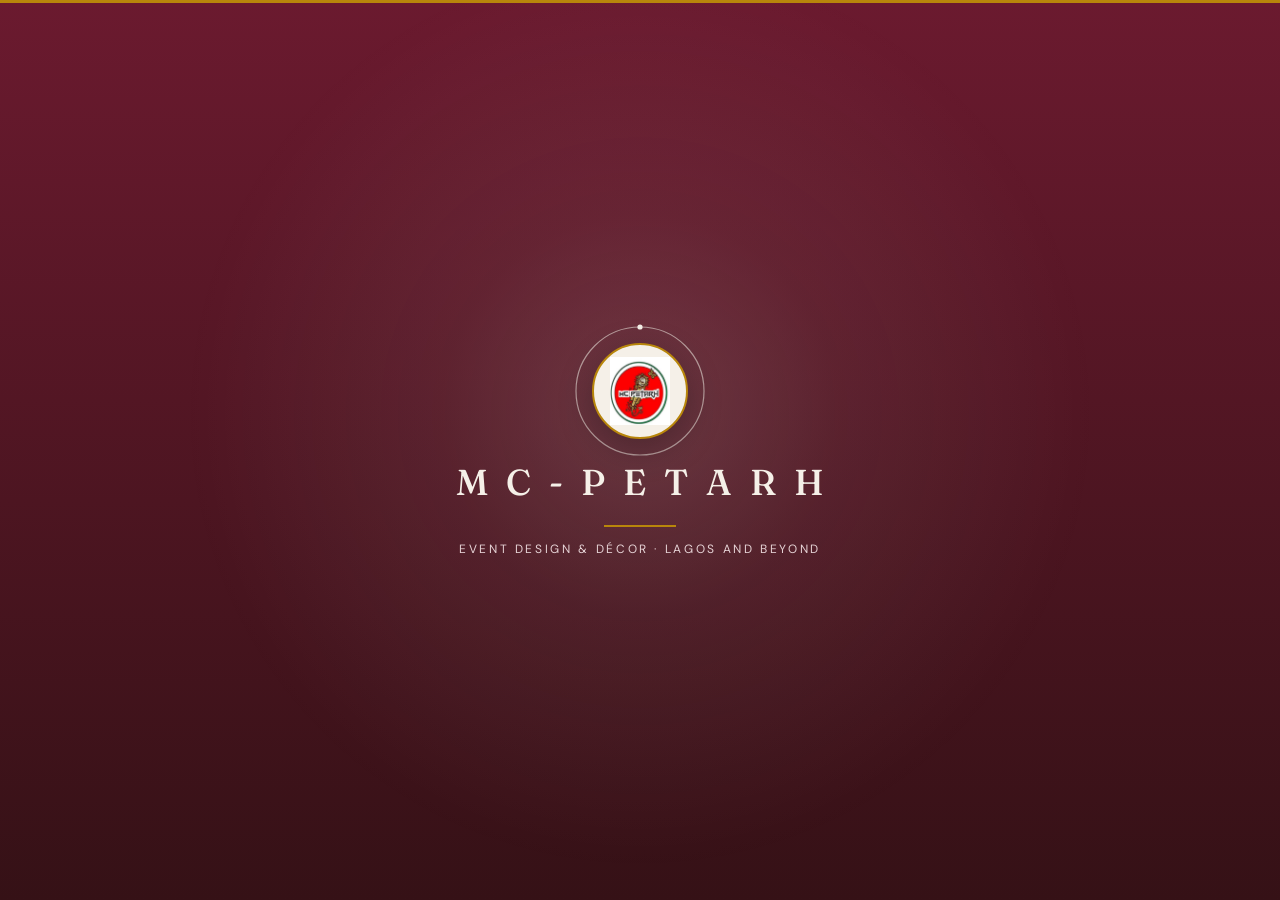
<file: index.html>
<!DOCTYPE html>
<html lang="en">
<head>
    <meta charset="UTF-8">
    <meta name="viewport" content="width=device-width, initial-scale=1.0, viewport-fit=cover">
    <meta name="description" content="MC-Petarh — event design and décor, Lagos">
    <meta name="theme-color" content=" BURGURNDY-NEW">
    <title>MC-Petarh</title>
    <link rel="preconnect" href="https://fonts.googleapis.com">
    <link rel="preconnect" href="https://fonts.gstatic.com" crossorigin>
    <link href="https://fonts.googleapis.com/css2?family=DM+Sans:opsz,wght@9..40,100..1000&display=swap" rel="stylesheet">
    <link href="https://fonts.googleapis.com/css2?family=Fraunces:opsz,wght,SOFT,WONK@9..144,100..900,0..100,0..1&display=swap" rel="stylesheet">
    <noscript><meta http-equiv="refresh" content="3;url=/Frame/Landing.html"></noscript>
    <script src="security.js"></script>
    <style>
        /* ---------- Colours---------- */
        :root{
            --burgundy:      #6b1a2f;
            --burgundy-deep: #351116;
            --cream:         #F5F0E8;
            --gold:          #b8860b;
            --soft:          #e6d3d6;
        }

        *{ box-sizing: border-box; }

        html, body{
            margin: 0;
            height: 100%;
            overflow: hidden;
            background: var(--burgundy-deep);
        }

        /* Behind the cover: the next page, loading quietly.
           It starts slightly zoomed and settles into place as the cover lifts. */
        .stage{
            position: fixed; inset: 0;
            background: var(--burgundy-deep);
            transform: scale(1.07);
            transform-origin: 50% 60%;
            transition: transform 1.2s cubic-bezier(.76, 0, .24, 1);
            will-change: transform;
        }
        .is-leaving .stage{ transform: none; }
        .stage iframe{
            position: absolute; inset: 0;
            width: 100%; height: 100%;
            border: 0; pointer-events: none;
        }

        /* The burgundy cover, company name in the centre */
        .cover{
            position: fixed;
            inset: 0;
            z-index: 10;
            background: linear-gradient(180deg, var(--burgundy) 0%, var(--burgundy-deep) 100%);
            display: flex;
            flex-direction: column;
            align-items: center;
            justify-content: center;
            text-align: center;
            transform: translateY(0);
            transition: transform 1.1s cubic-bezier(.76, 0, .24, 1);
            will-change: transform;
        }
        .cover::before{                      /* gold edge on top */
            content: "";
            position: absolute;
            left: 0; right: 0; top: 0;
            height: 3px;
            background: var(--gold);
            z-index: 2;
        }
        .cover::after{                       /* soft curved trailing edge, only seen while the cover lifts */
            content: "";
            position: absolute;
            left: -10%; right: -10%; top: 100%;
            height: 16vh;
            background: var(--burgundy-deep);
            border-radius: 0 0 50% 50% / 0 0 100% 100%;
        }
        .is-leaving .cover{ transform: translateY(calc(-100% - 16vh)); }

        /* ---------- Ambient background: breathing glow + drifting light ---------- */
        .glow, .fx{
            position: absolute; inset: 0;
            pointer-events: none;
            transform: translate3d(calc(var(--mx, 0) * -22px), calc(var(--my, 0) * -22px), 0);
            transition: transform .9s cubic-bezier(.2, .8, .2, 1);
        }
        .fx{
            overflow: hidden;
            transform: translate3d(calc(var(--mx, 0) * 16px), calc(var(--my, 0) * 16px), 0);
        }
        .glow i{                              /* cream light, very soft */
            position: absolute;
            left: 50%; top: 46%;
            width: 110vmax; height: 110vmax;
            margin: -55vmax 0 0 -55vmax;
            background: radial-gradient(circle, rgba(245,240,232,.16) 0%, rgba(245,240,232,.06) 20%, rgba(245,240,232,0) 46%);
            opacity: 0;
            animation: glowin 1.6s ease .1s forwards, breathe 7s ease-in-out 1.7s infinite alternate;
        }
        .fx i{                                /* floating circle */
            position: absolute;
            bottom: -14vh;
            left: var(--x);
            width: var(--s); height: var(--s);
            border-radius: 50%;
            background: radial-gradient(circle at 35% 35%, rgba(245,240,232,.95), rgba(245,240,232,0) 70%);
            opacity: 0;
            animation: drift var(--d) linear var(--dl) infinite;
            will-change: transform, opacity;
        }

        /* ---------- Centre content ---------- */
        .content{
            position: relative;
            z-index: 1;
            display: flex;
            flex-direction: column;
            align-items: center;
            transition: transform 1s cubic-bezier(.55, 0, .8, .4), opacity .7s ease .1s;
        }
        .is-leaving .content{
            transform: translateY(-18vh) scale(.96);
            opacity: 0;
        }

        .emblem{
            position: relative;
            width: 96px; height: 96px;
            margin-bottom: 20px;
            animation: float 5s ease-in-out 2s infinite alternate;
        }
        .ring{                                /* thin ring that draws itself, with a tiny orbiting dot */
            position: absolute;
            inset: -18px;
            width: 132px; height: 132px;
            overflow: visible;
            animation: spin 26s linear 2s infinite;
        }
        .ring-path{
            fill: none;
            stroke: rgba(245, 240, 232, .55);
            stroke-width: 1.2;
            stroke-linecap: round;
            stroke-dasharray: 402.2;
            stroke-dashoffset: 402.2;
            animation: draw 1.7s cubic-bezier(.4, 0, .2, 1) .35s forwards;
        }
        .ring-dot{
            fill: var(--cream);
            opacity: 0;
            animation: dotin .6s ease 1.8s forwards;
        }
        .mark{
            width: 100%; height: 100%;
            border-radius: 50%;
            background: var(--cream);
            border: 2px solid var(--gold);
            display: flex; align-items: center; justify-content: center;
            overflow: hidden;
            box-shadow: 0 10px 34px rgba(0, 0, 0, .28);
            animation: pop .95s cubic-bezier(.2, .8, .2, 1) .25s both;
        }
        .mark img{ width: 74%; height: 74%; object-fit: contain; display: block; }
        .mark span{
            font-family: "Fraunces", Georgia, serif;
            font-size: 30px; font-weight: 600;
            color: var(--burgundy);
        }

        .brand{
            margin: 0;
            font-family: "Fraunces", Georgia, serif;
            font-size: clamp(24px, 5vw, 36px);
            font-weight: 500;
            letter-spacing: .14em;
            color: var(--cream);
        }
        .brand .mask{                         /* each letter rises out of an invisible slot */
            display: inline-block;
            overflow: hidden;
            padding: .12em 0 .18em .14em;
            line-height: 1.1;
            vertical-align: top;
        }
        .brand i{
            display: inline-block;
            font-style: normal;
            opacity: 0;
            transform: translateY(115%);
            animation: letter .9s cubic-bezier(.2, .8, .2, 1) both;
            animation-delay: calc(.75s + var(--i) * .07s);
        }
        .line{
            display: block;
            height: 2px; width: 72px;
            margin: 16px 0 14px;
            background: var(--gold);
            transform: scaleX(0);
            animation: grow .85s cubic-bezier(.2, .8, .2, 1) 1.6s forwards;
        }
        .tag{
            margin: 0;
            font-family: "DM Sans", Arial, sans-serif;
            font-size: 12px;
            letter-spacing: .22em;
            text-transform: uppercase;
            color: var(--soft);
            animation: tagrise 1.1s ease 1.85s both;
        }

        /* ---------- Keyframes ---------- */
        @keyframes pop     { 0%{ opacity: 0; transform: scale(.6); } 60%{ opacity: 1; transform: scale(1.07); } 100%{ opacity: 1; transform: scale(1); } }
        @keyframes letter  { from{ opacity: 0; transform: translateY(115%); } to{ opacity: 1; transform: translateY(0); } }
        @keyframes grow    { from{ transform: scaleX(0); } to{ transform: scaleX(1); } }
        @keyframes tagrise { from{ opacity: 0; transform: translateY(10px); letter-spacing: .4em; } to{ opacity: 1; transform: translateY(0); letter-spacing: .22em; } }
        @keyframes draw    { to{ stroke-dashoffset: 0; } }
        @keyframes dotin   { to{ opacity: 1; } }
        @keyframes spin    { to{ transform: rotate(360deg); } }
        @keyframes float   { from{ transform: translateY(0); } to{ transform: translateY(-6px); } }
        @keyframes glowin  { to{ opacity: 1; } }
        @keyframes breathe { from{ transform: scale(1); } to{ transform: scale(1.14); } }
        @keyframes drift   {
            0%   { transform: translate3d(0, 0, 0); opacity: 0; }
            12%  { opacity: var(--o); }
            50%  { transform: translate3d(var(--sx), -60vh, 0); }
            88%  { opacity: var(--o); }
            100% { transform: translate3d(0, -120vh, 0); opacity: 0; }
        }

        @media (prefers-reduced-motion: reduce){
            .stage, .cover, .content, .glow, .fx{ transition: none; }
            .stage{ transform: none; }
            .fx{ display: none; }
            .glow i{ animation: none; opacity: 1; }
            .emblem, .ring, .mark{ animation: none; }
            .ring-path{ animation: none; stroke-dashoffset: 0; }
            .ring-dot{ animation: none; opacity: 1; }
            .brand i{ animation: none; opacity: 1; transform: none; }
            .line{ animation: none; transform: none; }
            .tag{ animation: none; }
        }
    </style>
</head>
<body>

    <!-- The next page, loading quietly behind the cover -->
    <div class="stage" aria-hidden="true">
        <iframe id="next" title="" tabindex="-1"></iframe>
    </div>

    <!-- The cover -->
    <main class="cover" id="cover">

        <div class="glow" aria-hidden="true"><i></i></div>
        <div class="fx" aria-hidden="true">
            <i style="--x:60%;--s:16px;--d:29s;--dl:-29s;--sx:46px;--o:0.18"></i>
            <i style="--x:78%;--s:7px;--d:18s;--dl:-16s;--sx:58px;--o:0.2"></i>
            <i style="--x:26%;--s:5px;--d:23s;--dl:-9s;--sx:-23px;--o:0.19"></i>
            <i style="--x:91%;--s:22px;--d:16s;--dl:-12s;--sx:59px;--o:0.22"></i>
            <i style="--x:86%;--s:7px;--d:25s;--dl:0s;--sx:-21px;--o:0.11"></i>
            <i style="--x:33%;--s:16px;--d:16s;--dl:-14s;--sx:46px;--o:0.19"></i>
            <i style="--x:28%;--s:16px;--d:19s;--dl:-9s;--sx:18px;--o:0.21"></i>
            <i style="--x:61%;--s:22px;--d:20s;--dl:-13s;--sx:-34px;--o:0.15"></i>
            <i style="--x:32%;--s:16px;--d:20s;--dl:0s;--sx:-54px;--o:0.22"></i>
            <i style="--x:54%;--s:5px;--d:29s;--dl:-9s;--sx:22px;--o:0.25"></i>
            <i style="--x:90%;--s:5px;--d:19s;--dl:-6s;--sx:-48px;--o:0.16"></i>
            <i style="--x:93%;--s:12px;--d:22s;--dl:-2s;--sx:-35px;--o:0.15"></i>
            <i style="--x:42%;--s:9px;--d:16s;--dl:-13s;--sx:-26px;--o:0.14"></i>
            <i style="--x:15%;--s:5px;--d:16s;--dl:-14s;--sx:29px;--o:0.21"></i>
            <i style="--x:27%;--s:12px;--d:24s;--dl:-6s;--sx:-44px;--o:0.2"></i>
            <i style="--x:17%;--s:12px;--d:22s;--dl:-6s;--sx:-35px;--o:0.24"></i>
        </div>

        <div class="content">
            <div class="emblem">
                <svg class="ring" viewBox="0 0 132 132" aria-hidden="true">
                    <circle class="ring-path" cx="66" cy="66" r="64"></circle>
                    <circle class="ring-dot" cx="66" cy="2" r="2.6"></circle>
                </svg>
                <div class="mark" id="mark"><img src="/Decor/banga.png" alt="Logo-pic" id="logo" onerror="this.parentNode.innerHTML='<span>MP</span>'">
                </div>
            </div>
            <!-- THE COMPANY INTRO LETTERS -->
            <h1 class="brand" aria-label="MC-PETARH"><span class="mask" aria-hidden="true">
                <i style="--i:0">M</i>
                <i style="--i:1">C</i>
                <i style="--i:2">-</i>
                <i style="--i:3">P</i>
                <i style="--i:4">E</i>
                <i style="--i:5">T</i>
                <i style="--i:6">A</i>
                <i style="--i:7">R</i>
                <i style="--i:8">H</i>
            </span>
        </h1>
            
            <!-- This is the line that moves under the Logo+Pic -->
            <span class="line"></span>
            <!-- The end -->
            <p class="tag">Event design &amp; décor · Lagos and Beyond</p>
        </div>
    </main>

<script>
    /* ---------- Settings ---------- */
    var AUTO_REDIRECT = true;        // false = just show the cover page and stay on it
    var TARGET   = '/Frame/Landing.html';   // the page to open next
    var MIN_MS   = 9000;             // how long the cover is shown before it scrolls up
    var MAX_MS   = 10000;             // stop waiting for the next page after this long
    var SLIDE_MS = 1150;             // matches the 1.1s slide in the CSS above

    var logo = document.getElementById('logo');
    if (logo && logo.complete && logo.naturalWidth === 0) {
        document.getElementById('mark').innerHTML = '<span>MP</span>';
    }

    var reduce = window.matchMedia && window.matchMedia('(prefers-reduced-motion: reduce)').matches;

    /* Gentle mouse parallax on the glow and floating light (desktop only) */
    if (!reduce && window.matchMedia && window.matchMedia('(pointer: fine)').matches) {
        var cover = document.getElementById('cover');
        window.addEventListener('mousemove', function (e) {
            cover.style.setProperty('--mx', (e.clientX / window.innerWidth - 0.5).toFixed(3));
            cover.style.setProperty('--my', (e.clientY / window.innerHeight - 0.5).toFixed(3));
        }, { passive: true });
    }

    var leaving = false;
    function redirect() {
        try { sessionStorage.setItem('pt-skip', '1'); } catch (e) {}
        window.location.replace(TARGET);
    }

    if (!AUTO_REDIRECT) {
    } else {
        if (reduce) {
            setTimeout(redirect, 900);
        } else {
            var frame = document.getElementById('next');
            var loaded = false, timeUp = false, maxUp = false;

            function maybeLeave() {
                if (leaving || !timeUp) { return; }
                if (!loaded && !maxUp) { return; }
                leaving = true;
                document.body.classList.add('is-leaving');   // cover scrolls UP
                setTimeout(redirect, SLIDE_MS);              // then redirect
            }

            frame.addEventListener('load', function () { loaded = true; maybeLeave(); });
            frame.src = TARGET;

            setTimeout(function () { timeUp = true; maybeLeave(); }, MIN_MS);
            setTimeout(function () { maxUp = true; timeUp = true; maybeLeave(); }, MAX_MS);
        }
    }
</script>
</body>
</html>
</file>
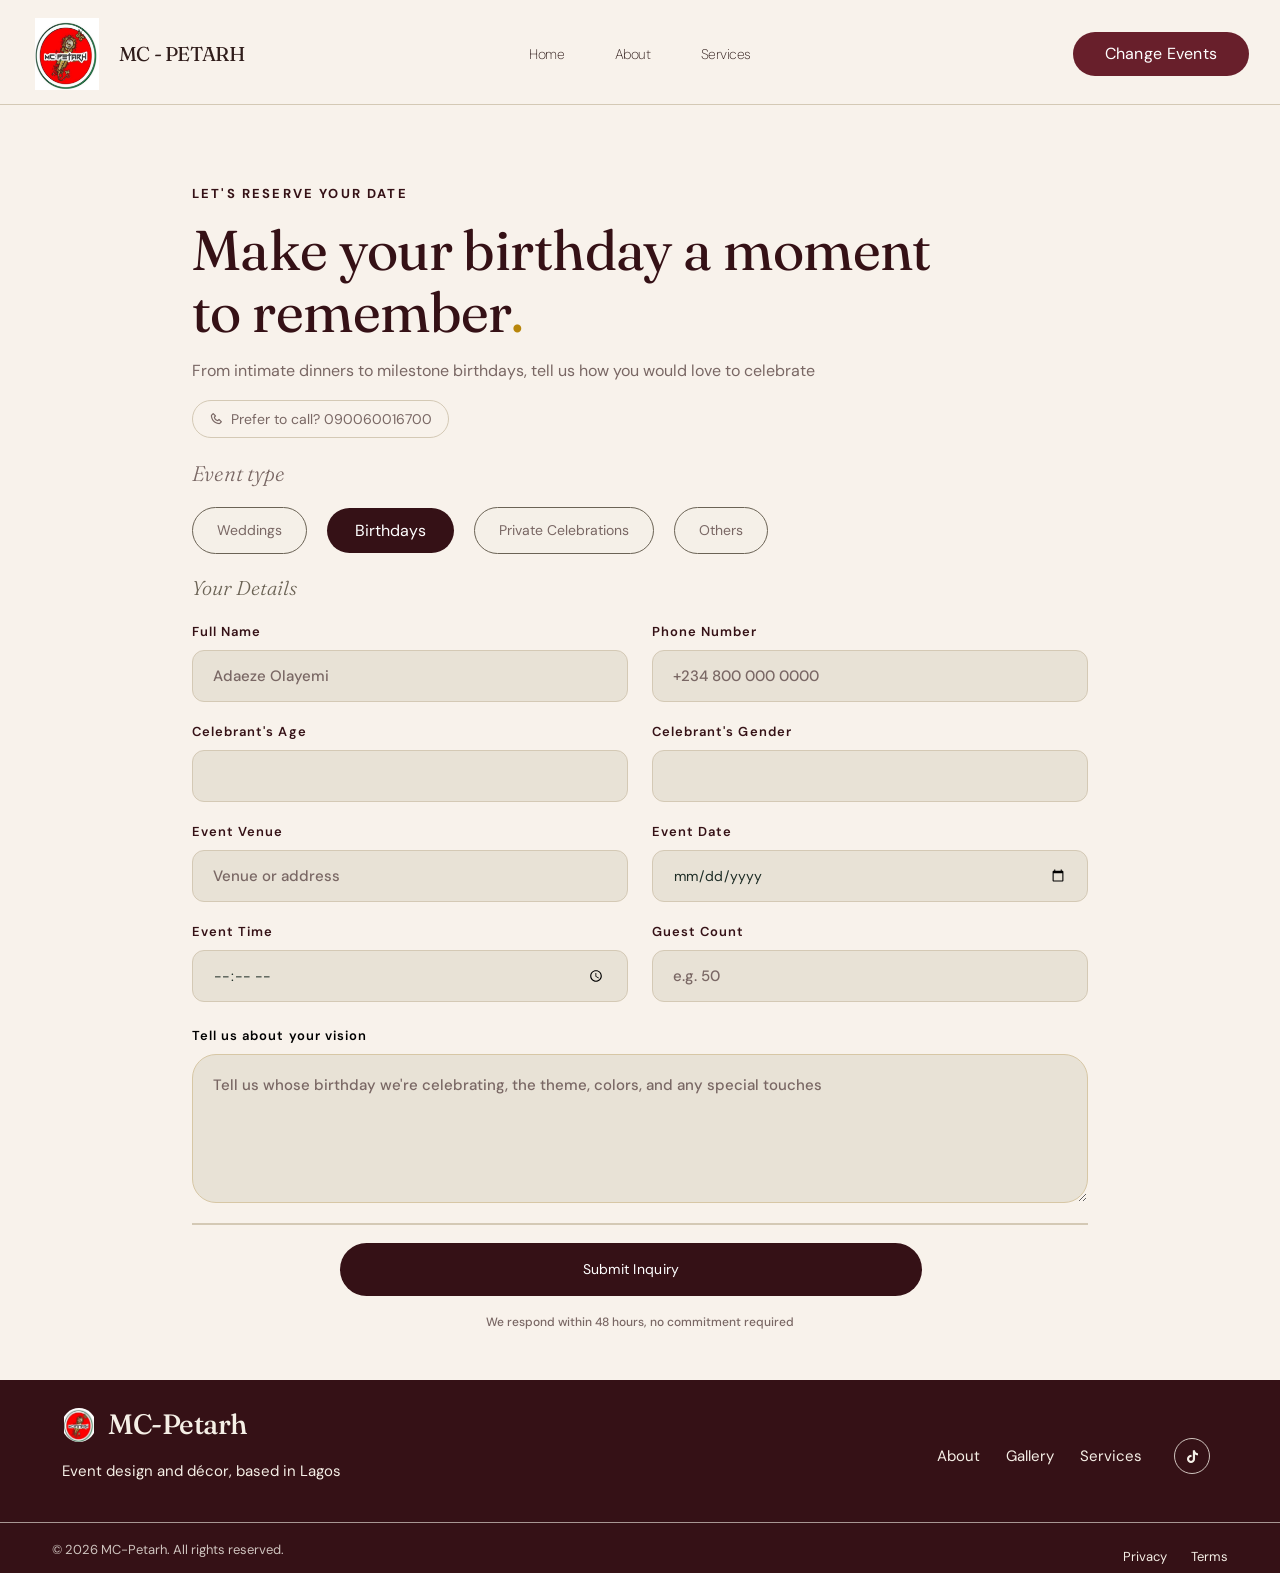
<file: Frame/Bday.html>
<!DOCTYPE html>
<html lang="en">
<head>
    <meta charset="UTF-8">
    <meta name="viewport" content="width=device-width, initial-scale=1.0">
    <meta name="description" content="Share your birthday event details with MC-Petarh.">
    <title>Birthday Event Décor | MC-Petarh</title>
    <link rel="preconnect" href="https://fonts.googleapis.com">
    <link rel="preconnect" href="https://fonts.gstatic.com" crossorigin>
    <link href="https://fonts.googleapis.com/css2?family=DM+Sans:opsz,wght@9..40,100..1000&display=swap" rel="stylesheet">
    <link rel="stylesheet" href="https://unpkg.com/boxicons@2.1.4/css/boxicons.min.css">
    <link href="https://fonts.googleapis.com/css2?family=Fraunces:opsz,wght,SOFT,WONK@9..144,100..900,0..100,0..1&display=swap" rel="stylesheet">
    <link rel="stylesheet" href="/Paint/Bday.css">
     <script src="../security.js"></script>
</head>
<body>
    <!-- This is the navbar that reoccurs in every page -->
    <!-- INTRO HEAD BAR -->
    <div class="head-cont">
    <header class="top-style">
        <div class="top-right-style">
            <!-- The Company Logo plus Company Text -->
        <img src="/Decor/banga.png" alt="Logo" class="logo">
        <p class="logo-text">MC - PETARH</p>
        </div>
        <!-- The Navbar Section -->
        <nav class="frst-cont">
                 <a href="Landing.html#home">Home</a>
                 <a href="Landing.html#about">About</a>
                 <a href="Landing.html#service">Services</a>
        </nav>
        <!-- Intro-Button -->
        <a href="booking-page.html" class="start-btn">Change Events</a>
    </header>
    </div>
    <main>
        <div class="frst-order-cont">
        <p class="motto">LET'S RESERVE YOUR DATE</p>
        <p class="intro-head-text">Make your birthday a moment<br>to remember<span class="fullstop">.</span></p>
        <p class="intro-text">From intimate dinners to milestone birthdays, tell us how you would love to celebrate</p>
        <!--  -->
        <!-- This is the fake btn for the header in oreder page -->
        <a class="contact-btn" href="tel:090060016700" aria-label="Call MC-Petarh at 090060016700">
            <i class="bx bx-phone" aria-hidden="true"></i>
            <span>Prefer to call? 090060016700</span>
        </a>
    
    <!-- This is the form and options part -->
        <p class="opt-hd-txt">Event type</p>
        <!-- Options disguised as Link Embedded Button -->
         <div class="options">
            <a href="couple.html" class="opt">Weddings</a>
            <span class="opt-Bday" aria-current="true">Birthdays</span>
            <a href="Party.html" class="opt-party">Private Celebrations</a>
            <a href="Others.html" class="opt-etc">Others</a>
         </div>
        <!-- The Form Filling Section Of the page -->
        <p class="form-hd-txt">Your Details</p>
        <form action="https://api.web3forms.com/submit" method="POST">
            <input type="hidden" name="access_key" value="7e4f157f-3e5e-4df8-aacd-b2630b90553b">
            <input type="hidden" name="redirect" id="redirect" value="https://mc-petarh.vercel.app/Frame/thank-you.html">
            <script>
                document.getElementById('redirect').value = new URL('thank-you.html', location.href).href;
            </script>
            <input type="hidden" name="_subject" value="Birthday Inquiry">
            <div class="form-grid">
                <div class="form-field">
                    <label for="Cust_Id" class="form-label">Full Name</label>
                    <div class="input-box">
                        <input type="text" id="Cust_Id" name="full_name" placeholder="Adaeze Olayemi" required>
                    </div>
                </div>
                <div class="form-field">
                    <label for="Tel" class="form-label">Phone Number</label>
                    <div class="input-box">
                        <input type="tel" id="Tel" name="phone" placeholder="+234 800 000 0000" required>
                    </div>
                </div>
                <div class="form-field">
                    <label for="Celebrant's Age" class="form-label">Celebrant's Age</label>
                    <div class="input-box">
                        <input type="number" id="Celebrant's Age" name="Celebrant's Age" required>
                    </div>
                </div>
                <div class="form-field">
                    <label for="Celebrant's_Gender" class="form-label">Celebrant's Gender</label>
                    <div class="input-box">
                        <input type="text" id="Celebrant's_Gender" name="Celebrant's_Gender" required>
                    </div>
                </div>
                <div class="form-field">
                    <label for="event-venue" class="form-label">Event Venue</label>
                    <div class="input-box">
                        <input type="text" id="event-venue" name="event_venue" placeholder="Venue or address" required>
                    </div>
                </div>
                <div class="form-field">
                    <label for="event-date" class="form-label">Event Date</label>
                    <div class="input-box">
                        <input type="date" id="event-date" name="event_date" required>
                    </div>
                </div>
                <div class="form-field">
                    <label for="event-time" class="form-label">Event Time</label>
                    <div class="input-box">
                        <input type="time" id="event-time" name="event_time" required>
                    </div>
                </div>
                 <div class="form-field">
                    <label for="guest-count" class="form-label">Guest Count</label>
                    <div class="input-box">
                        <input type="number" id="guest-count" name="guest_count" min="1" placeholder="e.g. 50" required>
                    </div>
                </div>
            </div>
            <div class="vision-field">
                <label for="text-area" class="label-text">Tell us about your vision</label>
                <div class="input-txt-box">
                    <textarea id="text-area" name="vision" placeholder="Tell us whose birthday we're celebrating, the theme, colors, and any special touches" required class="talk-box"></textarea>
                </div>
            </div>
            <div class="bottom-style">
                <button class="btn" type="submit">Submit Inquiry</button>
                <br>
                <p class="bttm-txt">We respond within 48 hours, no commitment required</p>
            </div>
        </form>
    </div>
    </main>
    <!-- This is the activated footer code -->
        <footer class="site-footer">
        <div class="footer-style">
            <div class="footer-brand">
                <div class="brand-wrap">
                    <img src="/Decor/banga.png" alt="Logo" class="footer-logo">
                    <p class="footer-logo-text">MC-Petarh</p>
                </div>
                <p class="footer-tagline">Event design and décor, based in Lagos</p>
            </div>

            <div class="handle-box">
                <a href="Landing.html#about" class="footer-link">About</a>
                <a href="Showroom.html" class="footer-link">Gallery</a>
                <a href="Landing.html#service" class="footer-link">Services</a>

                <div class="social-links">
                    <a href="https://www.tiktok.com/@mcpetarhofficial" class="social-icon" aria-label="TikTok" target="_blank" rel="noopener noreferrer">
                        <i class="bx bxl-tiktok"></i>
                    </a>
                </div>
            </div>
        </div>

        <div class="footer-bottom">
            <p>© 2026 MC-Petarh. All rights reserved.</p>
            <div class="bottom-links">
                 <!-- Fetch an AI drafted privacy and terms and condition page and then link; online sighting ! -->
                <a href="Privacy.html" class="footer-link small">Privacy</a>
                <a href="Terms.html" class="footer-link small">Terms</a>
            </div>
        </div>
    </footer>
    <!--  -->
</body>
</html>
</file>
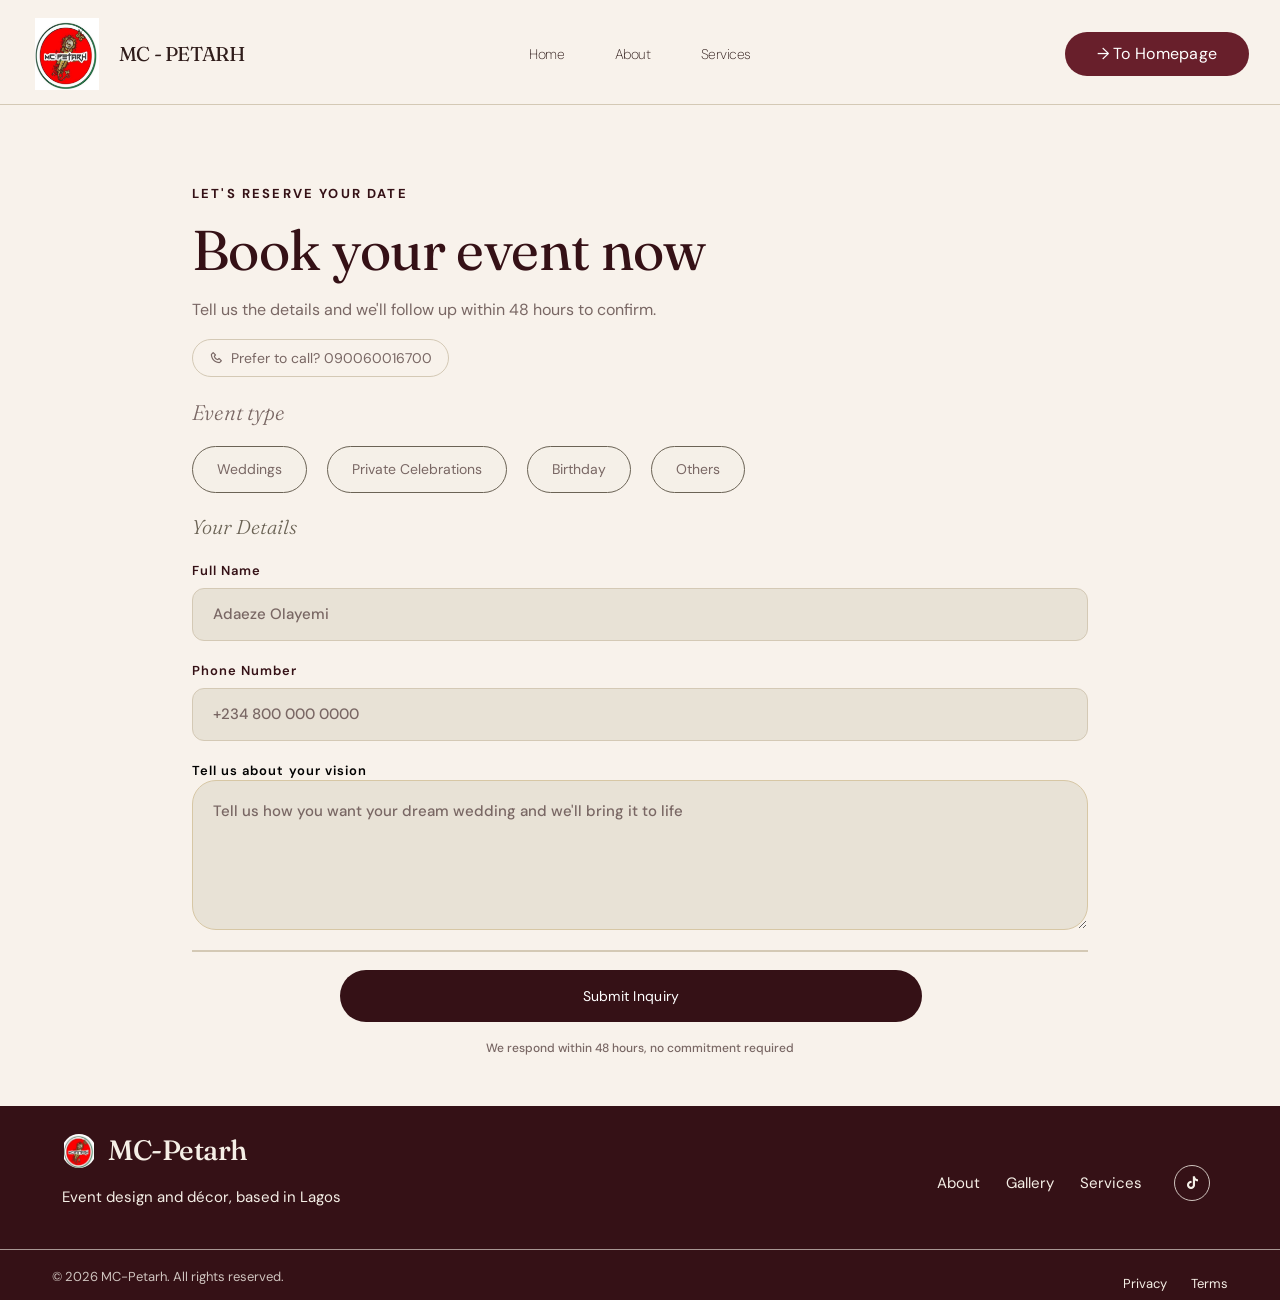
<file: Frame/booking-page.html>
<!DOCTYPE html>
<html lang="en">
<head>
    <meta charset="UTF-8">
    <meta name="viewport" content="width=device-width, initial-scale=1.0">
    <meta name="description" content="Plan an event with MC-Petarh.">
    <title>Plan an Event | MC-Petarh</title>
    <link rel="preconnect" href="https://fonts.googleapis.com">
    <link rel="preconnect" href="https://fonts.gstatic.com" crossorigin>
    <link href="https://fonts.googleapis.com/css2?family=DM+Sans:opsz,wght@9..40,100..1000&display=swap" rel="stylesheet">
    <link href="https://fonts.googleapis.com/css2?family=Fraunces:opsz,wght,SOFT,WONK@9..144,100..900,0..100,0..1&display=swap" rel="stylesheet">
    <link rel="stylesheet" href="https://unpkg.com/boxicons@2.1.4/css/boxicons.min.css">
    <link rel="stylesheet" href="/Paint/booking-page.css">
     <script src="../security.js"></script>
</head>
<body>
    <!-- THis is the top head section of the page -->
    <div class="head-cont">
    <header class="top-style">
        <div class="top-right-style">
            <!-- The Company Logo plus Company Text -->
        <img src="/Decor/banga.png" alt="MC-Petarh logo" class="logo">
        <p class="logo-text">MC - PETARH</p>
        </div>
        <!-- The Navbar Section -->
        <nav class="frst-cont">
                 <a href="Landing.html#home" class="link-style">Home</a>
                 <a href="Landing.html#about" class="link-style">About</a>
                 <a href="Landing.html#service" class="link-style">Services</a>
        </nav>
        <!-- Left Intro-Button -->
        <a href="Landing.html" class="start-btn"><span aria-hidden="true">&rarr;</span> To Homepage</a>
    </header>
    </div>
    <div class="frst-order-cont">
        <p class="motto">LET'S RESERVE YOUR DATE</p>
        <p class="intro-head-text"> Book your event now</p>
        <p class="intro-text">Tell us the details and we'll follow up within 48 hours to confirm.</p>
        <!-- This is the fake btn for the header in oreder page -->
        <a class="contact-btn" href="tel:090060016700" aria-label="Call MC-Petarh at 090060016700">
            <i class="bx bx-phone" aria-hidden="true"></i>
            <span>Prefer to call? 090060016700</span>
        </a>
    
    <!-- This is the form and options part -->
    <main>
        <p class="opt-hd-txt">Event type</p>
        <!-- Options disguised as Link Embedded Button -->
         <div class="options">
            <a href="couple.html" class="opt">Weddings</a>
            <a href="Party.html" class="opt-party">Private Celebrations</a>
            <a href="Bday.html" class="opt-Bday">Birthday</a>
            <a href="Others.html" class="opt-etc">Others</a>
         </div>
        <!-- The Form Filling Section Of the page -->
        <p class="form-hd-txt">Your Details</p>
        <form action="https://api.web3forms.com/submit" method="POST">
              <input type="hidden" name="access_key" value="7e4f157f-3e5e-4df8-aacd-b2630b90553b">
              <input type="hidden" name="redirect" id="redirect" value="https://mc-petarh.vercel.app/Frame/thank-you.html">
              <script>
                document.getElementById('redirect').value = new URL('thank-you.html', location.href).href;
              </script>

                <input type="hidden" name="_subject" value="New event booking inquiry">
                <div class="form-grid">
                    <div class="form-field">
                        <label for="Cust_Id" class="form-label">Full Name</label>
                        <div class="input-box">
                            <input type="text" id="Cust_Id" name="full_name" placeholder="Adaeze Olayemi" autocomplete="name" required>
                        </div>
                    </div>
                    <div class="form-field">
                        <label for="Tel" class="form-label">Phone Number</label>
                        <div class="input-box">
                            <input type="tel" id="Tel" name="phone" placeholder="+234 800 000 0000" autocomplete="tel" required>
                        </div>
                    </div>
                </div>
                <label for="text-area" class="label-text">Tell us about your vision</label>
                <div class="input-txt-box">
                    <textarea id="text-area" name="vision" placeholder="Tell us how you want your dream wedding and we'll bring it to life" class="talk-box"></textarea>
                </div>
                <div class="bottom-style">
                    <button class="btn" type="submit">Submit Inquiry</button>
                    <br>
                    <p class="bttm-txt">We respond within 48 hours, no commitment required</p>
                </div>
        </form>
    </main>
    </div>
    <footer class="site-footer">
        <div class="footer-style">
            <div class="footer-brand">
                <div class="brand-wrap">
                    <img src="/Decor/banga.png" alt="Logo" class="footer-logo">
                    <p class="footer-logo-text">MC-Petarh</p>
                </div>
                <p class="footer-tagline">Event design and décor, based in Lagos</p>
            </div>

            <div class="handle-box">
                <a href="Landing.html#about" class="footer-link">About</a>
                <a href="Showroom.html" class="footer-link">Gallery</a>
                <a href="Landing.html#service" class="footer-link">Services</a>

                <div class="social-links">
                    <a href="https://www.tiktok.com/@mcpetarhofficial" class="social-icon" aria-label="TikTok" target="_blank" rel="noopener noreferrer">
                        <i class="bx bxl-tiktok"></i>
                    </a>
                </div>
            </div>
        </div>

        <div class="footer-bottom">
            <p>© 2026 MC-Petarh. All rights reserved.</p>
            <div class="bottom-links">
                <!-- Fetch an AI drafted privacy and terms and condition page and then link; online sighting -->
                <a href="Privacy.html" class="footer-link small">Privacy</a>
                <a href="Terms.html" class="footer-link small">Terms</a>
            </div>
        </div>
    </footer>
</body>
</html>
</file>
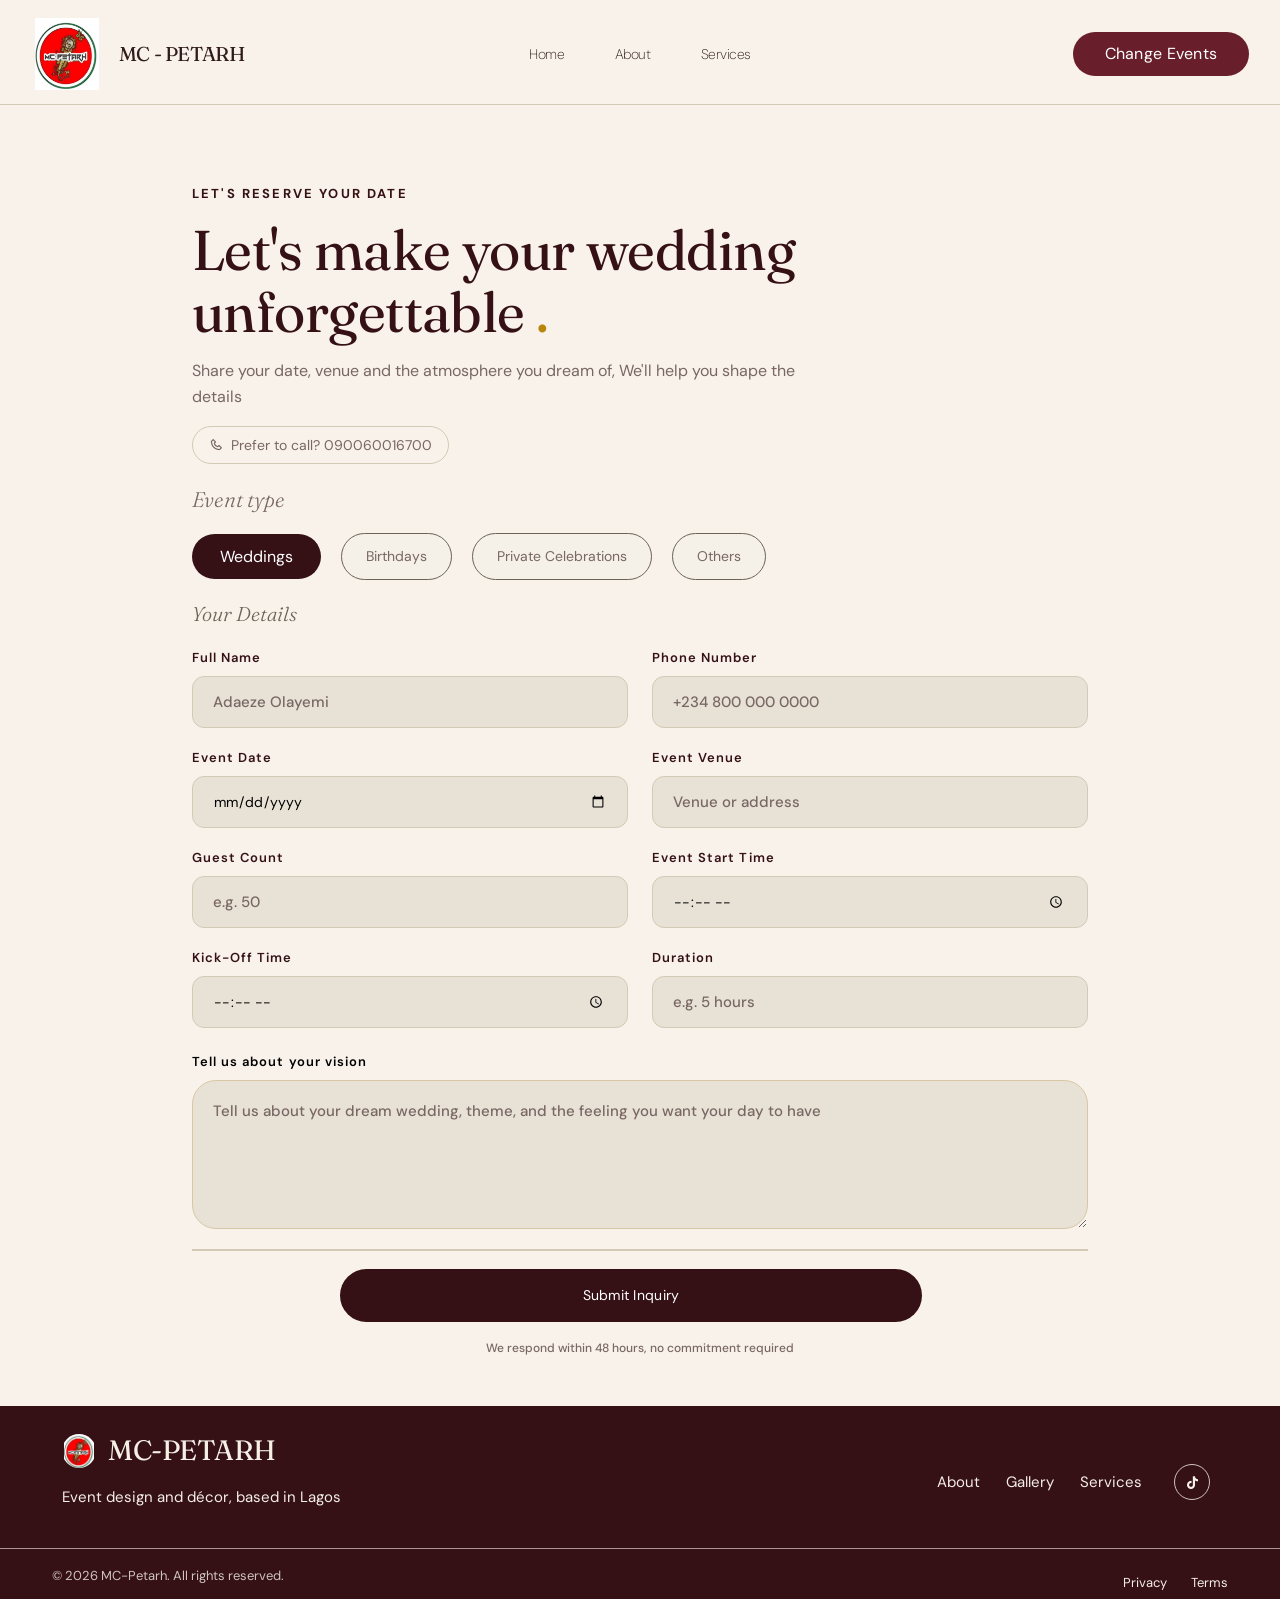
<file: Frame/couple.html>
<!DOCTYPE html>
<html lang="en">
<head>
    <meta charset="UTF-8">
    <meta name="viewport" content="width=device-width, initial-scale=1.0">
    <meta name="description" content="Share your wedding event details with MC-Petarh.">
    <title>Wedding Event Décor | MC-Petarh</title>
    <link rel="preconnect" href="https://fonts.googleapis.com">
    <link rel="preconnect" href="https://fonts.gstatic.com" crossorigin>
    <link href="https://fonts.googleapis.com/css2?family=DM+Sans:opsz,wght@9..40,100..1000&display=swap" rel="stylesheet">
    <link rel="stylesheet" href="https://unpkg.com/boxicons@2.1.4/css/boxicons.min.css">
    <link href="https://fonts.googleapis.com/css2?family=Fraunces:opsz,wght,SOFT,WONK@9..144,100..900,0..100,0..1&display=swap" rel="stylesheet">
    <link rel="stylesheet" href="/Paint/Couple.css">
     <script src="../security.js"></script>
</head>
<body>
    <!-- This is the navbar that reoccurs in every page -->
    <!-- INTRO HEAD BAR -->
    <div class="head-cont">
    <header class="top-style">
        <div class="top-right-style">
            <!-- The Company Logo plus Company Text -->
        <img src="/Decor/banga.png" alt="Logo" class="logo">
        <p class="logo-text">MC - PETARH</p>
        </div>
        <!-- The Navbar Section -->
        <nav class="frst-cont">
                 <a href="Landing.html#home">Home</a>
                 <a href="Landing.html#about">About</a>
                 <a href="Landing.html#service">Services</a>
        </nav>
        <!-- Intro-Button -->
        <a href="booking-page.html" class="start-btn">Change Events</a>
    </header>
    </div>
    <main>
        <!-- The page needs re-editing -->
        <div class="frst-order-cont">
        <p class="motto">LET'S RESERVE YOUR DATE</p>
        <p class="intro-head-text">Let's make your wedding unforgettable <span class="fullstop">.</span></p>
        <p class="intro-text">Share your date, venue and the atmosphere you dream of, We'll help you shape the<br>details</p>
        <!--  -->
        <!-- This is the fake btn for the header in oreder page -->
        <a class="contact-btn" href="tel:090060016700" aria-label="Call MC-Petarh at 090060016700">
            <i class="bx bx-phone" aria-hidden="true"></i>
            <span>Prefer to call? 090060016700</span>
        </a>
    
    <!-- This is the form and options part -->
        <p class="opt-hd-txt">Event type</p>
        <!-- Options disguised as Link Embedded Button -->
         <div class="options">
             <span class="opt" aria-current="true">Weddings</span>
             <a href="Bday.html" class="opt-Bday">Birthdays</a>
            <a href="Party.html" class="opt-party">Private Celebrations</a>
            <a href="Others.html" class="opt-etc">Others</a>
         </div>
        <!-- The Form Filling Section Of the page -->
        <p class="form-hd-txt">Your Details</p>
        <form action="https://api.web3forms.com/submit" method="POST">
            <input type="hidden" name="access_key" value="7e4f157f-3e5e-4df8-aacd-b2630b90553b">
            <input type="hidden" name="redirect" id="redirect" value="https://mc-petarh.vercel.app/Frame/thank-you.html">
            <script>
                document.getElementById('redirect').value = new URL('thank-you.html', location.href).href;
            </script>
            <input type="hidden" name="_subject" value="Wedding Inquiry">
            <div class="form-grid">
                <div class="form-field">
                    <label for="Cust_Id" class="form-label">Full Name</label>
                    <div class="input-box">
                        <input type="text" id="Cust_Id" name="full_name" placeholder="Adaeze Olayemi" required>
                    </div>
                </div>
                <div class="form-field">
                    <label for="Tel" class="form-label">Phone Number</label>
                    <div class="input-box">
                        <input type="tel" id="Tel" name="phone" placeholder="+234 800 000 0000" required>
                    </div>
                </div>
                <div class="form-field">
                    <label for="event-date" class="form-label">Event Date</label>
                    <div class="input-box">
                        <input type="date" id="event-date" name="event_date">
                    </div>
                </div>
                <div class="form-field">
                    <label for="event-venue" class="form-label">Event Venue</label>
                    <div class="input-box">
                        <input type="text" id="event-venue" name="event_venue" placeholder="Venue or address">
                    </div>
                </div>
                <div class="form-field">
                    <label for="guest-count" class="form-label">Guest Count</label>
                    <div class="input-box">
                        <input type="number" id="guest-count" name="guest_count" min="1" placeholder="e.g. 50">
                    </div>
                </div>
                <div class="form-field">
                    <label for="event-time" class="form-label">Event Start Time</label>
                    <div class="input-box">
                        <input type="time" id="event-time" name="event_time">
                    </div>
                </div>
                    <div class="form-field">
                <label for="kickoff-time" class="form-label">Kick-Off Time</label>
                    <div class="input-box">
                    <input type="time" id="kickoff-time" name="kickoff_time">
                    </div>
                </div>
                <div class="form-field">
                <label for="event-duration" class="form-label">Duration</label>
                    <div class="input-box">
                    <input type="text" id="event-duration" name="event_duration" placeholder="e.g. 5 hours">
                    </div>
                </div>
            </div>
            <div class="vision-field">
                <label for="text-area" class="label-text">Tell us about your vision</label>
                <div class="input-txt-box">
                    <textarea id="text-area" name="vision" placeholder="Tell us about your dream wedding, theme, and the feeling you want your day to have" class="talk-box"></textarea>
                </div>
            </div>
            <div class="bottom-style">
                <button class="btn" type="submit">Submit Inquiry</button>
                <br>
                <p class="bttm-txt">We respond within 48 hours, no commitment required</p>
            </div>
        </form>
        <!--  
        <div class="chat">
            <h5>PREFER TO TEXT?</h5>
            <h2>Let's talk about your event.</h2>
            <p>Rather send a quick message? Reveal our contact number, or open Whatsapp with your event details ready to send.</p>
            <a href="">Contact number</a>
        </div>
      -->
    </div>
</main>
    <!-- This is the activated footer code -->
        <footer class="site-footer">
        <div class="footer-style">
            <div class="footer-brand">
                <div class="brand-wrap">
                    <img src="/Decor/banga.png" alt="Logo" class="footer-logo">
                    <p class="footer-logo-text">MC-PETARH</p>
                </div>
                <p class="footer-tagline">Event design and décor, based in Lagos</p>
            </div>

            <div class="handle-box">
                <a href="Landing.html#about" class="footer-link">About</a>
                <a href="Showroom.html" class="footer-link">Gallery</a>
                <a href="Landing.html#service" class="footer-link">Services</a>

                <div class="social-links">
                    <a href="https://www.tiktok.com/@mcpetarhofficial" class="social-icon" aria-label="TikTok" target="_blank" rel="noopener noreferrer">
                        <i class="bx bxl-tiktok"></i>
                    </a>
                </div>
            </div>
        </div>

        <div class="footer-bottom">
            <p>© 2026 MC-Petarh. All rights reserved.</p>
            <div class="bottom-links">
                 <!-- Fetch an AI drafted privacy and terms and condition page and then link; online sighting ! -->
                <a href="Privacy.html" class="footer-link small">Privacy</a>
                <a href="Terms.html" class="footer-link small">Terms</a>
            </div>
        </div>
    </footer>
    <!--  -->
</body>
</html>
</file>
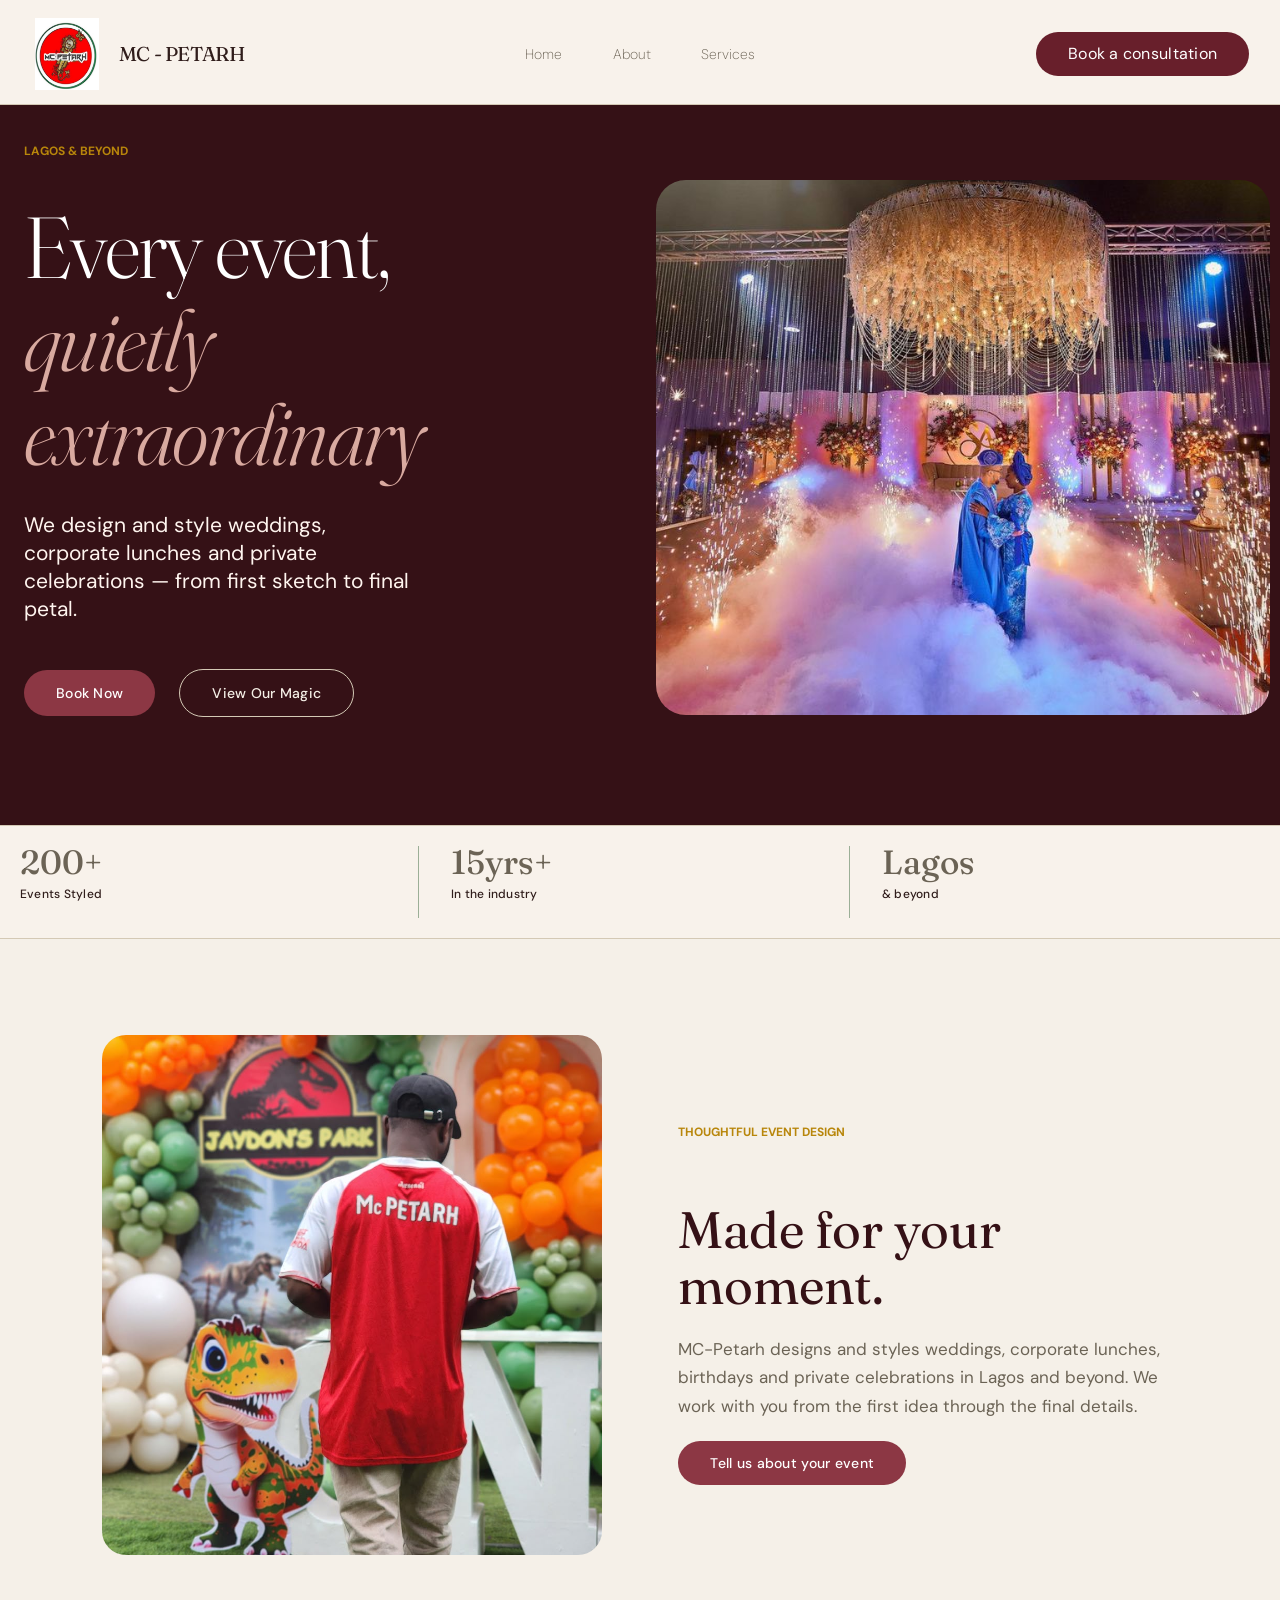
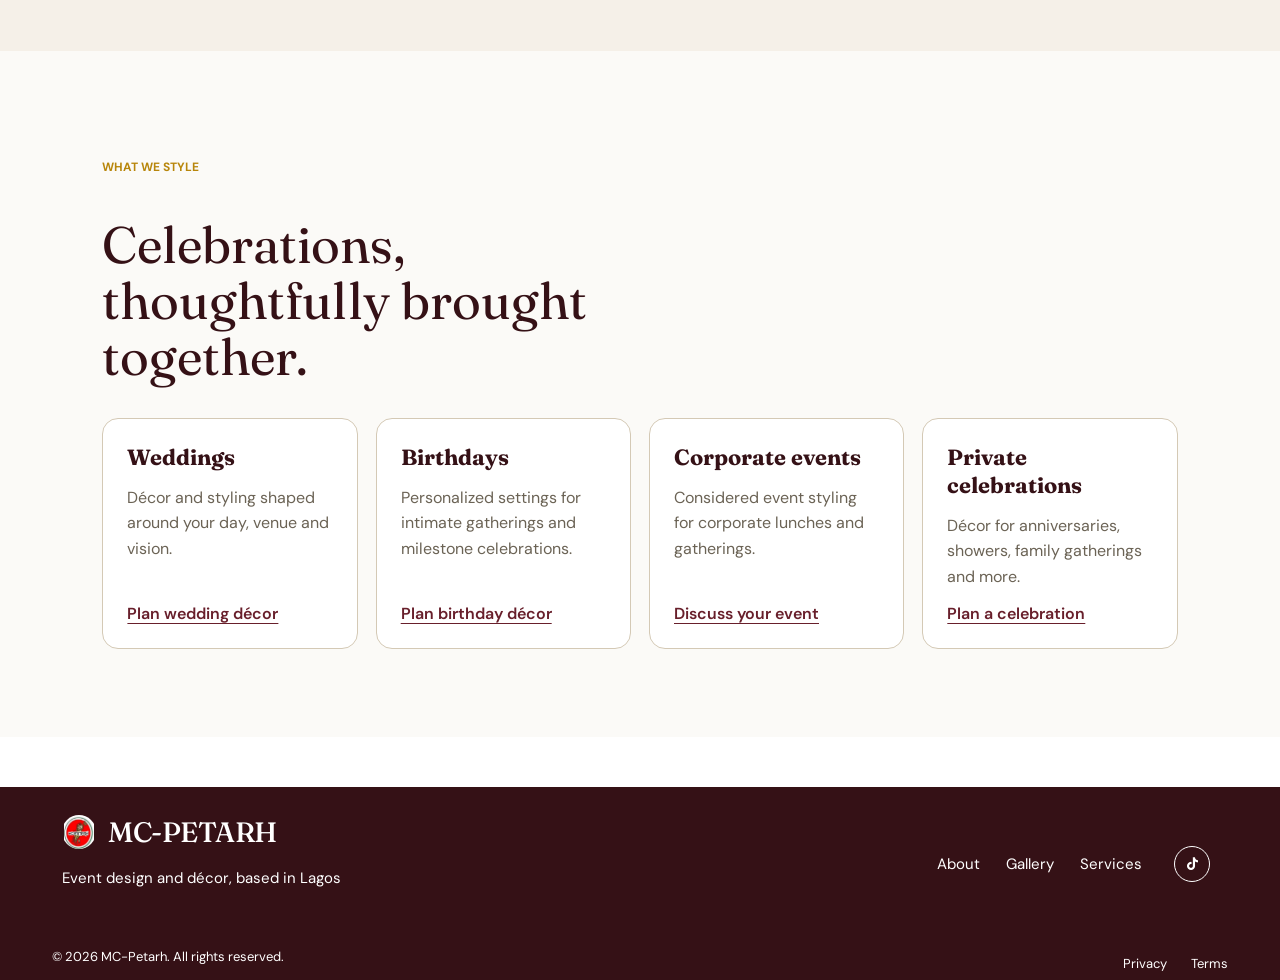
<file: Frame/Landing.html>
<!DOCTYPE html>
<html lang="en">
<head>
    <meta charset="UTF-8">
    <meta name="viewport" content="width=device-width, initial-scale=1.0">
    <meta name="description" content="MC-Petarh event design and décor in Lagos and beyond.">
    <title>MC-Petarh | Event Design &amp; Décor</title>
    <link rel="preconnect" href="https://fonts.googleapis.com">
    <link rel="preconnect" href="https://fonts.gstatic.com" crossorigin>
    <link href="https://fonts.googleapis.com/css2?family=DM+Sans:opsz,wght@9..40,100..1000&display=swap" rel="stylesheet">
    <link rel="stylesheet" href="https://unpkg.com/boxicons@2.1.4/css/boxicons.min.css">
    <link href="https://fonts.googleapis.com/css2?family=Fraunces:opsz,wght,SOFT,WONK@9..144,100..900,0..100,0..1&display=swap" rel="stylesheet">
    <link rel="stylesheet" href="/Paint/Landing.css">
    <script src="../security.js"></script>
    <script>
        /* Refresh = replay the cover. If this page was just reloaded, go back
           through index.html (the cover), which then returns here by itself. */
        (function () {
            try {
                if (window.self !== window.top) { return; }          // ignore when loaded inside the cover's iframe
                var nav = window.performance && performance.getEntriesByType && performance.getEntriesByType('navigation')[0];
                var reloaded = nav ? nav.type === 'reload'
                                   : (window.performance && performance.navigation && performance.navigation.type === 1);
                if (reloaded) {
                    document.documentElement.style.visibility = 'hidden';   // no flash of this page
                    window.location.replace('../index.html');
                }
            } catch (e) { /* if anything goes wrong, just show the page */ }
        })();
    </script>
</head>
<body>
    <section id="home"></section>
    <!-- INTRO HEAD BAR -->
    <div class="head-cont">
        <header class="top-style">
            <div class="top-right-style">
                <!-- The Company Logo plus Company Text -->
        <img src="/Decor/banga.png" alt="Logo" class="logo">
        <p class="logo-text">MC - PETARH</p>
        </div>
        <!-- The Navbar Section -->
        <nav class="frst-cont">
                <a href="#home" class="link-style">Home</a>
                <a href="#about" class="link-style">About</a>
                <a href="#service" class="link-style">Services</a>
        </nav>
        <!-- Intro-Button -->
        <!-- Add a blank page transition -->
        <a href="booking-page.html" class="start-btn" target="_blank">Book a consultation</a>
        <!--The end  -->
    </header>
</div>
<section>
    <!-- SECTION ONE BEGINS HERE -->
    <main class="snd-cont">
        <!-- THE SAMPLE PICS -->
        <div class="landing-img">
            <img src="/Decor/Landing.jpg" alt="Colorful balloon décor at a children's celebration">
        </div>
        <!-- THE INTRO-TEXTS -->
        <div class="Text-cont">
            <div class="text-cont">
                <p class="motto-text">LAGOS &amp; BEYOND</p>
                <h1 class="Big-Text">Every event,<span class="inline"><br>quietly <br>extraordinary</span></h1>
                <p class="Small-text">We design and style weddings, corporate lunches and private celebrations — from first sketch to final petal.</p>
                </div>
                <!-- DUO BUTTONS -->
                <div class="cta-group">
                    <a href="booking-page.html" class="book-btn">Book Now</a>
                    <a href="Showroom.html" class="view-btn">View Our Magic</a>
                </div>
            </div>
        </div>
    </main>
<!-- THE ACHIEVEMENT AREA -->
<footer class="feats-cont">
        <div class="feats-amount">
            <h6>200+</h6>
            <p class="small-text">Events Styled</p>
         </div>
        <div class="feats-time">
            <h6>15yrs+</h6>
            <p class="small-text">In the industry</p>
        </div>
        <div class="feats-location">
        <h6>Lagos</h6>
        <p class="small-text">&amp; beyond</p>
        </div>
</footer>
<section class="info-page about-cont" id="about" aria-labelledby="about-title">
    <div class="about-wrap">
        <img class="about-image" src="/Decor/Background.png" alt="A wedding reception styled with floral lights and a dramatic chandelier">
        <div class="about-copy">
            <p class="motto-text">THOUGHTFUL EVENT DESIGN</p>
            <h2 class="section-title" id="about-title">Made for your moment.</h2>
            <p class="about-text">MC-Petarh designs and styles weddings, corporate lunches, birthdays and private celebrations in Lagos and beyond. We work with you from the first idea through the final details.</p>
            <a class="book-btn" href="booking-page.html">Tell us about your event</a>
        </div>
    </div>
</section>
<section class="services-section" id="service" aria-labelledby="services-title">
    <div class="services-wrap">
        <p class="motto-text">WHAT WE STYLE</p>
        <h2 class="section-title" id="services-title">Celebrations, thoughtfully brought together.</h2>
        <div class="services-grid">
            <article class="service-card">
                <h3>Weddings</h3>
                <p>Décor and styling shaped around your day, venue and vision.</p>
                <a href="couple.html">Plan wedding décor</a>
            </article>
            <article class="service-card">
                <h3>Birthdays</h3>
                <p>Personalized settings for intimate gatherings and milestone celebrations.</p>
                <a href="Bday.html">Plan birthday décor</a>
            </article>
            <article class="service-card">
                <h3>Corporate events</h3>
                <p>Considered event styling for corporate lunches and gatherings.</p>
                <a href="Others.html">Discuss your event</a>
            </article>
            <article class="service-card">
                <h3>Private celebrations</h3>
                <p>Décor for anniversaries, showers, family gatherings and more.</p>
                <a href="Party.html">Plan a celebration</a>
            </article>
        </div>
    </div>
</section>
<footer class="site-footer">
        <div class="footer-style">
            <div class="footer-brand">
                <div class="brand-wrap">
                    <img src="/Decor/banga.png" alt="Logo" class="footer-logo">
                    <p class="footer-logo-text">MC-PETARH</p>
                </div>
                <p class="footer-tagline">Event design and décor, based in Lagos</p>
            </div>

            <div class="handle-box">
                <a href="Landing.html#about" class="footer-link">About</a>
                <a href="Showroom.html" class="footer-link">Gallery</a>
                <a href="Landing.html#service" class="footer-link">Services</a>

                <div class="social-links">
                    <a href="https://www.tiktok.com/@mcpetarhofficial" class="social-icon" aria-label="TikTok" target="_blank" rel="noopener noreferrer">
                        <i class="bx bxl-tiktok"></i>
                    </a>
                </div>
            </div>
        </div>

        <div class="footer-bottom">
            <p>© 2026 MC-Petarh. All rights reserved.</p>
            <div class="bottom-links">
                 <!-- Fetch an AI drafted privacy and terms and condition page and then link; online sighting ! -->
                <a href="Privacy.html" class="footer-link small">Privacy</a>
                <a href="Terms.html" class="footer-link small">Terms</a>
            </div>
        </div>
    </footer>
    <!--  -->
</section>
</body>
</html>
</file>
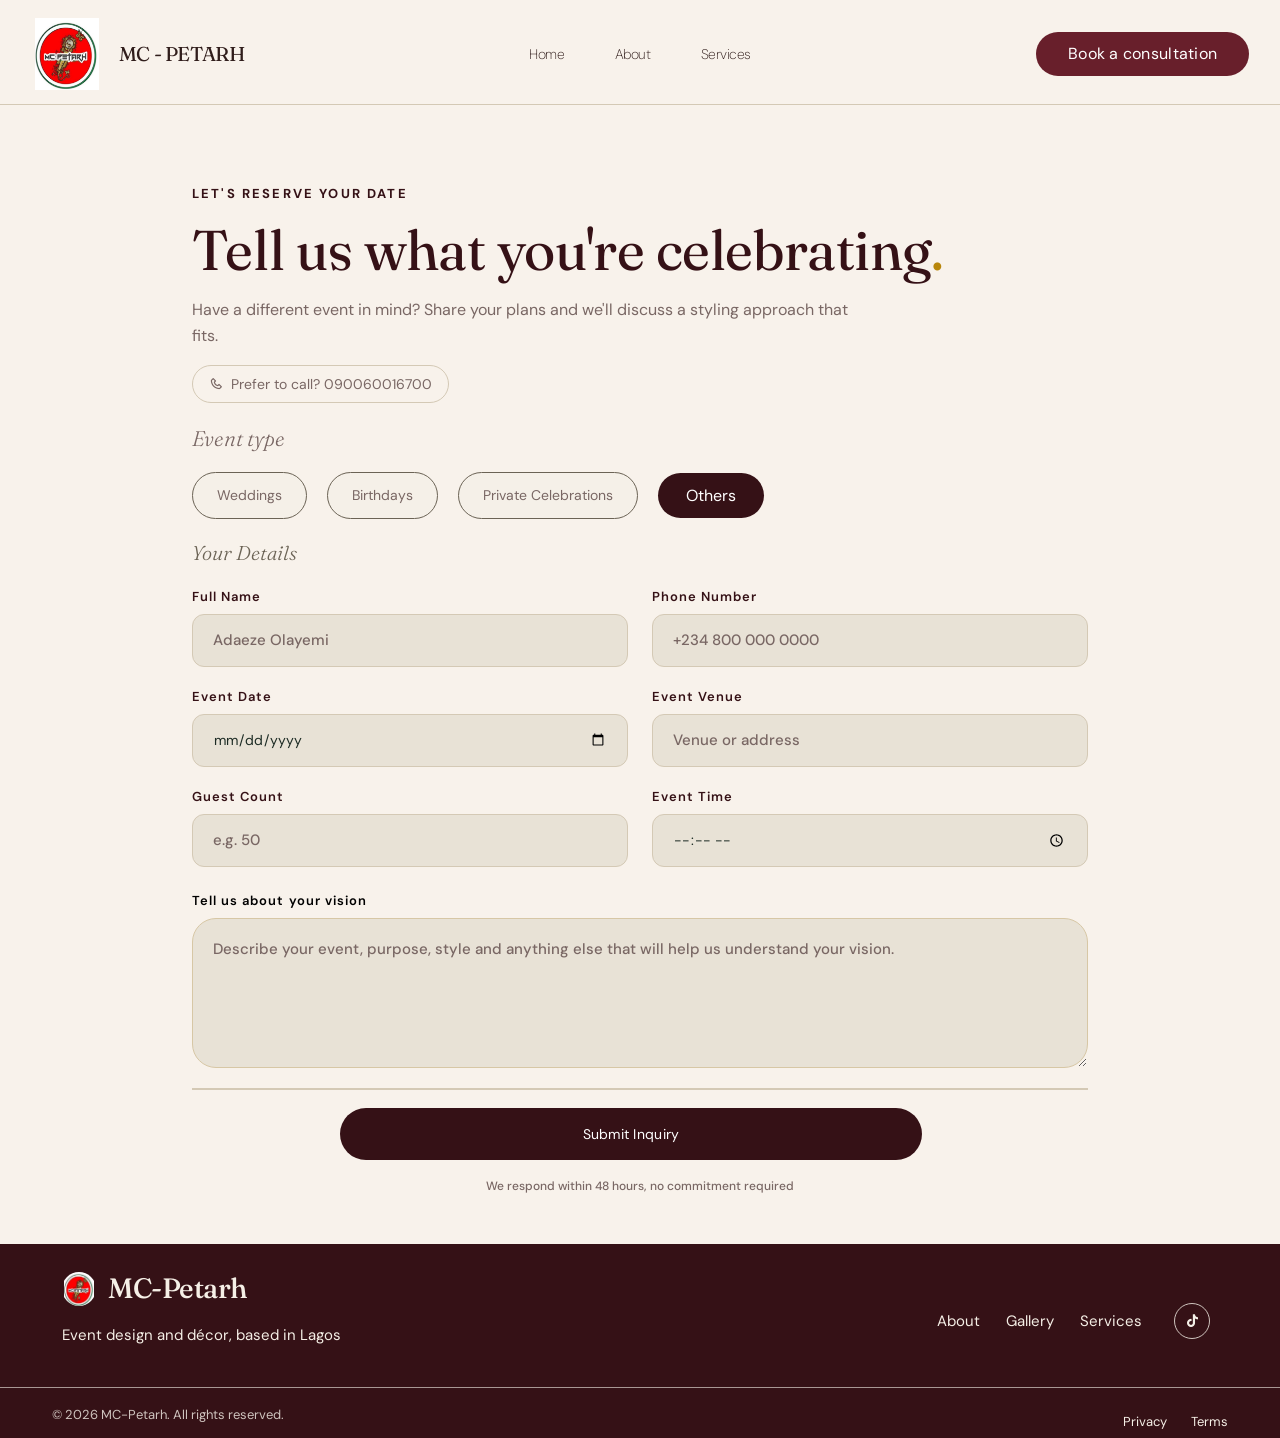
<file: Frame/Others.html>
<!DOCTYPE html>
<html lang="en">
<head>
    <meta charset="UTF-8">
    <meta name="viewport" content="width=device-width, initial-scale=1.0">
    <meta name="description" content="Share details about your event with MC-Petarh.">
    <title>Other Event Décor | MC-Petarh</title>
    <link rel="preconnect" href="https://fonts.googleapis.com">
    <link rel="preconnect" href="https://fonts.gstatic.com" crossorigin>
    <link href="https://fonts.googleapis.com/css2?family=DM+Sans:opsz,wght@9..40,100..1000&display=swap" rel="stylesheet">
    <link rel="stylesheet" href="https://unpkg.com/boxicons@2.1.4/css/boxicons.min.css">
    <link href="https://fonts.googleapis.com/css2?family=Fraunces:opsz,wght,SOFT,WONK@9..144,100..900,0..100,0..1&display=swap" rel="stylesheet">
    <link rel="stylesheet" href="/Paint/Others.css">
    <script src="../security.js"></script>
</head>
<body>
    <!-- This is the navbar that reoccurs in every page -->
    <!-- INTRO HEAD BAR -->
    <div class="head-cont">
    <header class="top-style">
        <div class="top-right-style">
            <!-- The Company Logo plus Company Text -->
        <img src="/Decor/banga.png" alt="Logo" class="logo">
        <p class="logo-text">MC - PETARH</p>
        </div>
        <!-- The Navbar Section -->
        <nav class="frst-cont">
                 <a href="Landing.html#home">Home</a>
                 <a href="Landing.html#about">About</a>
                 <a href="Landing.html#service">Services</a>
        </nav>
        <!-- Intro-Button -->
        <a href="booking-page.html" class="start-btn">Book a consultation</a>
    </header>
    </div>
    <main>
        <!-- needs re-editing to need -->
        <div class="frst-order-cont">
        <p class="motto">LET'S RESERVE YOUR DATE</p>
        <p class="intro-head-text">Tell us what you're celebrating<span class="fullstop">.</span></p>
        <p class="intro-text">Have a different event in mind? Share your plans and we'll discuss a styling approach that fits.</p>
        <!--  -->
        <!-- This is the fake btn for the header in oreder page -->
        <a class="contact-btn" href="tel:090060016700" aria-label="Call MC-Petarh at 090060016700">
            <i class="bx bx-phone" aria-hidden="true"></i>
            <span>Prefer to call? 090060016700</span>
        </a>
    
    <!-- This is the form and options part -->
        <p class="opt-hd-txt">Event type</p>
        <!-- Options disguised as Link Embedded Button -->
         <div class="options">
            <a href="couple.html" class="opt">Weddings</a>
            <a href="Bday.html" class="opt-Bday">Birthdays</a>
            <a href="Party.html" class="opt-party">Private Celebrations</a>
            <span class="opt-etc" aria-current="true">Others</span>
         </div>
        <!-- The Form Filling Section Of the page -->
        <p class="form-hd-txt">Your Details</p>
        <form action="https://api.web3forms.com/submit" method="POST">
            <input type="hidden" name="access_key" value="7e4f157f-3e5e-4df8-aacd-b2630b90553b">
            <input type="hidden" name="redirect" id="redirect" value="https://mc-petarh.vercel.app/Frame/thank-you.html">
            <script>
                document.getElementById('redirect').value = new URL('thank-you.html', location.href).href;
            </script>
            <input type="hidden" name="_subject" value="Other Events Inquiry">
            <div class="form-grid">
                <div class="form-field">
                    <label for="Cust_Id" class="form-label">Full Name</label>
                    <div class="input-box">
                        <input type="text" id="Cust_Id" name="full_name" placeholder="Adaeze Olayemi" required>
                    </div>
                </div>
                <div class="form-field">
                    <label for="Tel" class="form-label">Phone Number</label>
                    <div class="input-box">
                        <input type="tel" id="Tel" name="phone" placeholder="+234 800 000 0000" required>
                    </div>
                </div>
                <div class="form-field">
                    <label for="event-date" class="form-label">Event Date</label>
                    <div class="input-box">
                        <input type="date" id="event-date" name="event_date">
                    </div>
                </div>
                <div class="form-field">
                    <label for="event-venue" class="form-label">Event Venue</label>
                    <div class="input-box">
                        <input type="text" id="event-venue" name="event_venue" placeholder="Venue or address">
                    </div>
                </div>
                <div class="form-field">
                    <label for="guest-count" class="form-label">Guest Count</label>
                    <div class="input-box">
                        <input type="number" id="guest-count" name="guest_count" min="1" placeholder="e.g. 50">
                    </div>
                </div>
                <div class="form-field">
                    <label for="event-time" class="form-label">Event Time</label>
                    <div class="input-box">
                        <input type="time" id="event-time" name="event_time">
                    </div>
                </div>
            </div>
            <div class="vision-field">
                <label for="text-area" class="label-text">Tell us about your vision</label>
                <div class="input-txt-box">
                    <textarea id="text-area" name="vision" placeholder="Describe your event, purpose, style and anything else that will help us understand your vision." class="talk-box"></textarea>
                </div>
            </div>
            <div class="bottom-style">
                <button class="btn" type="submit">Submit Inquiry</button>
                <br>
                <p class="bttm-txt">We respond within 48 hours, no commitment required</p>
            </div>
        </form>
    </div>
    </main>
    <!-- This is the activated footer code -->
        <footer class="site-footer">
        <div class="footer-style">
            <div class="footer-brand">
                <div class="brand-wrap">
                    <img src="/Decor/banga.png" alt="Logo" class="footer-logo">
                    <p class="footer-logo-text">MC-Petarh</p>
                </div>
                <p class="footer-tagline">Event design and décor, based in Lagos</p>
            </div>

            <div class="handle-box">
                <a href="Landing.html#about" class="footer-link">About</a>
                <a href="Showroom.html" class="footer-link">Gallery</a>
                <a href="Landing.html#service" class="footer-link">Services</a>

                <div class="social-links">
                    <a href="https://www.tiktok.com/@mcpetarhofficial" class="social-icon" aria-label="TikTok" target="_blank" rel="noopener noreferrer">
                        <i class="bx bxl-tiktok"></i>
                    </a>
                </div>
            </div>
        </div>

        <div class="footer-bottom">
            <p>© 2026 MC-Petarh. All rights reserved.</p>
            <div class="bottom-links">
                 <!-- Fetch an AI drafted privacy and terms and condition page and then link; online sighting ! -->
                <a href="Privacy.html" class="footer-link small">Privacy</a>
                <a href="Terms.html" class="footer-link small">Terms</a>
            </div>
        </div>
    </footer>
    <!--  -->
</body>
</html>
</file>
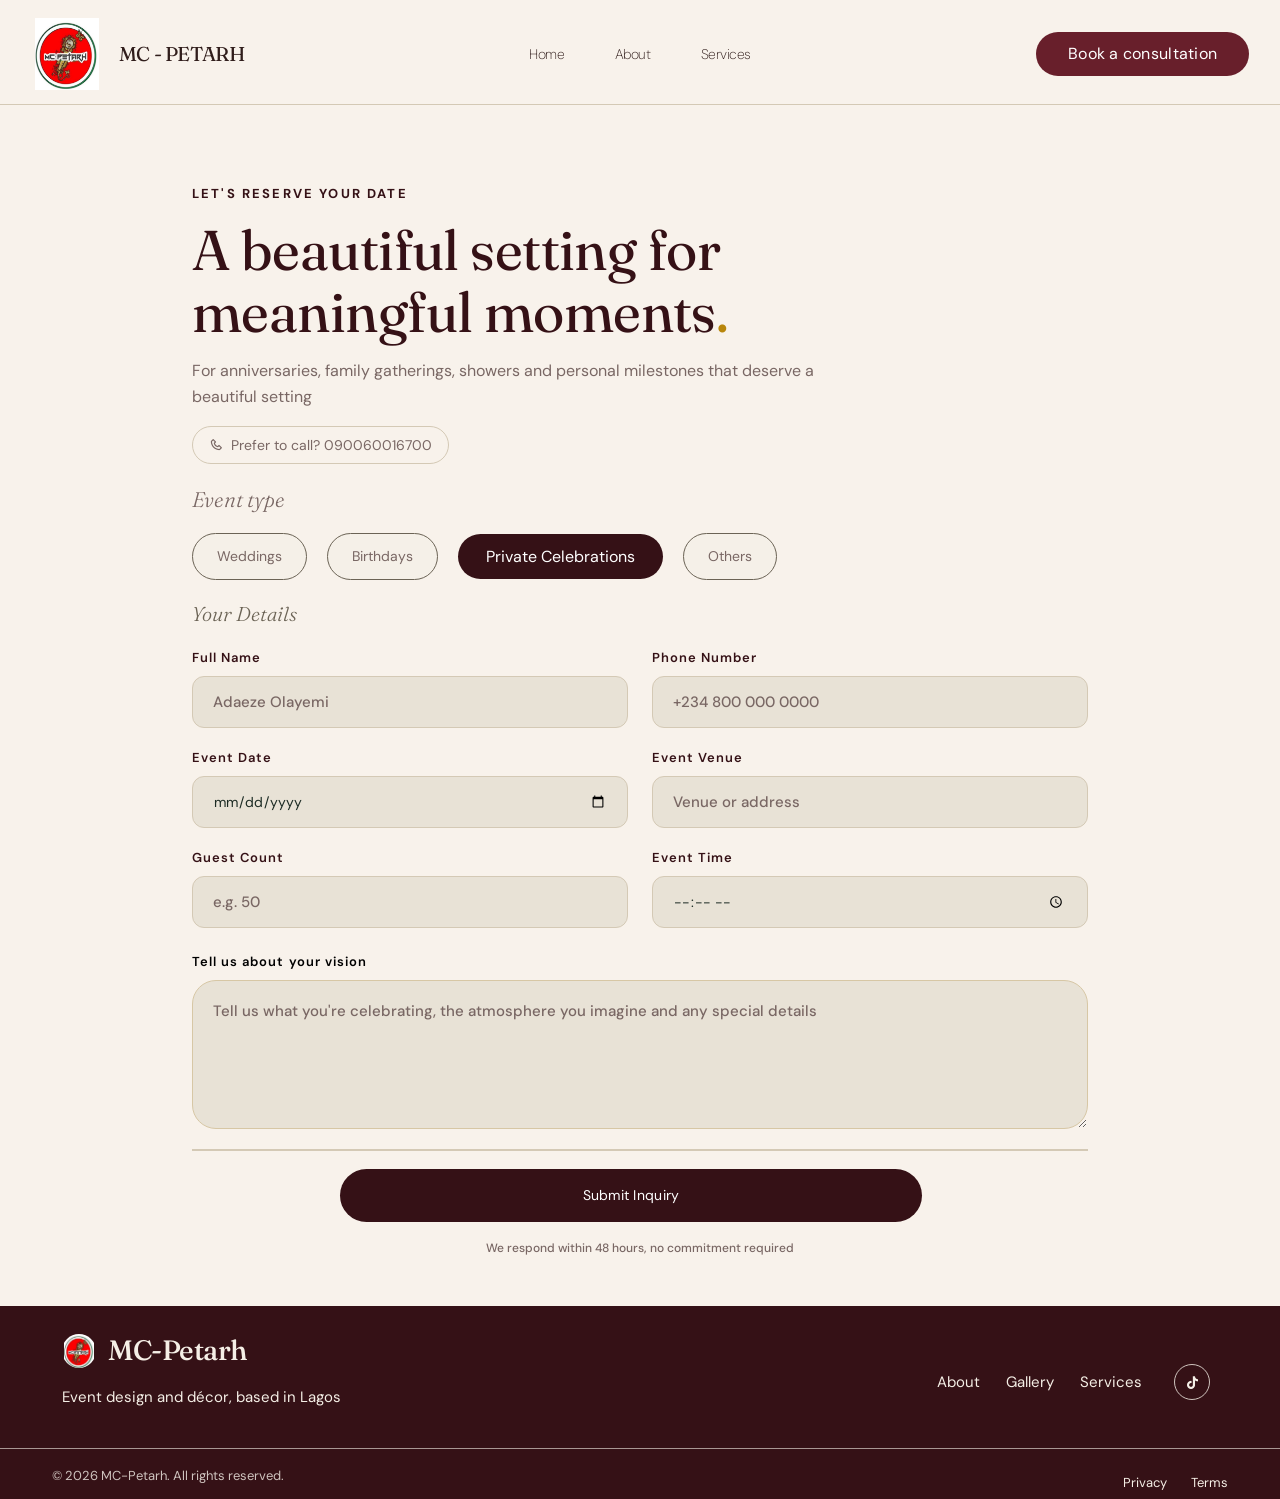
<file: Frame/Party.html>
<!DOCTYPE html>
<html lang="en">
<head>
    <meta charset="UTF-8">
    <meta name="viewport" content="width=device-width, initial-scale=1.0">
    <meta name="description" content="Share your private celebration details with MC-Petarh.">
    <title>Private Celebrations | MC-Petarh</title>
    <link rel="preconnect" href="https://fonts.googleapis.com">
    <link rel="preconnect" href="https://fonts.gstatic.com" crossorigin>
    <link href="https://fonts.googleapis.com/css2?family=DM+Sans:opsz,wght@9..40,100..1000&display=swap" rel="stylesheet">
    <link rel="stylesheet" href="https://unpkg.com/boxicons@2.1.4/css/boxicons.min.css">
    <link href="https://fonts.googleapis.com/css2?family=Fraunces:opsz,wght,SOFT,WONK@9..144,100..900,0..100,0..1&display=swap" rel="stylesheet">
    <link rel="stylesheet" href="/Paint/party.css">
    <script src="../security.js"></script>
</head>
<body>
    <!-- This is the navbar that reoccurs in every page -->
    <!-- INTRO HEAD BAR -->
    <div class="head-cont">
    <header class="top-style">
        <div class="top-right-style">
            <!-- The Company Logo plus Company Text -->
        <img src="/Decor/banga.png" alt="Logo" class="logo">
        <p class="logo-text">MC - PETARH</p>
        </div>
        <!-- The Navbar Section -->
        <nav class="frst-cont">
                 <a href="Landing.html#home">Home</a>
                 <a href="Landing.html#about">About</a>
                 <a href="Landing.html#service">Services</a>
        </nav>
        <!-- Intro-Button -->
        <a href="booking-page.html" class="start-btn">Book a consultation</a>
    </header>
    </div>
    <main>
        <!-- needs re-editing to need -->
        <div class="frst-order-cont">
        <p class="motto">LET'S RESERVE YOUR DATE</p>
        <p class="intro-head-text">A beautiful setting for<br>meaningful moments<span class="fullstop">.</span></p>
        <p class="intro-text">For anniversaries, family gatherings, showers and personal milestones that deserve a<br>beautiful setting</p>
        <!--  -->
        <!-- This is the fake btn for the header in oreder page -->
        <a class="contact-btn" href="tel:090060016700" aria-label="Call MC-Petarh at 090060016700">
            <i class="bx bx-phone" aria-hidden="true"></i>
            <span>Prefer to call? 090060016700</span>
        </a>
    
    <!-- This is the form and options part -->
        <p class="opt-hd-txt">Event type</p>
        <!-- Options disguised as Link Embedded Button -->
         <div class="options">
            <a href="couple.html" class="opt">Weddings</a>
            <a href="Bday.html" class="opt-Bday">Birthdays</a>
            <span class="opt-party" aria-current="true">Private Celebrations</span>
            <a href="Others.html" class="opt-etc">Others</a>
         </div>
        <!-- The Form Filling Section Of the page -->
        <p class="form-hd-txt">Your Details</p>
        <form action="https://api.web3forms.com/submit" method="POST">
            <input type="hidden" name="access_key" value="7e4f157f-3e5e-4df8-aacd-b2630b90553b">
            <input type="hidden" name="redirect" id="redirect" value="https://mc-petarh.vercel.app/Frame/thank-you.html">
            <script>
                document.getElementById('redirect').value = new URL('thank-you.html', location.href).href;
            </script>
            <input type="hidden" name="_subject" value="Private Celebrations">
            <div class="form-grid">
                <div class="form-field">
                    <label for="Cust_Id" class="form-label">Full Name</label>
                    <div class="input-box">
                        <input type="text" id="Cust_Id" name="full_name" placeholder="Adaeze Olayemi" required>
                    </div>
                </div>
                <div class="form-field">
                    <label for="Tel" class="form-label">Phone Number</label>
                    <div class="input-box">
                        <input type="tel" id="Tel" name="phone" placeholder="+234 800 000 0000" required>
                    </div>
                </div>
                <div class="form-field">
                    <label for="event-date" class="form-label">Event Date</label>
                    <div class="input-box">
                        <input type="date" id="event-date" name="event_date">
                    </div>
                </div>
                <div class="form-field">
                    <label for="event-venue" class="form-label">Event Venue</label>
                    <div class="input-box">
                        <input type="text" id="event-venue" name="event_venue" placeholder="Venue or address">
                    </div>
                </div>
                <div class="form-field">
                    <label for="guest-count" class="form-label">Guest Count</label>
                    <div class="input-box">
                        <input type="number" id="guest-count" name="guest_count" min="1" placeholder="e.g. 50">
                    </div>
                </div>
                <div class="form-field">
                    <label for="event-time" class="form-label">Event Time</label>
                    <div class="input-box">
                        <input type="time" id="event-time" name="event_time">
                    </div>
                </div>
            </div>
            <div class="vision-field">
                <label for="text-area" class="label-text">Tell us about your vision</label>
                <div class="input-txt-box">
                    <textarea id="text-area" name="vision" placeholder="Tell us what you're celebrating, the atmosphere you imagine and any special details" class="talk-box"></textarea>
                </div>
            </div>
            <div class="bottom-style">
                <button class="btn" type="submit">Submit Inquiry</button>
                <br>
                <p class="bttm-txt">We respond within 48 hours, no commitment required</p>
            </div>
        </form>
    </div>
    </main>
    <!-- This is the activated footer code -->
        <footer class="site-footer">
        <div class="footer-style">
            <div class="footer-brand">
                <div class="brand-wrap">
                    <img src="/Decor/banga.png" alt="Logo" class="footer-logo">
                    <p class="footer-logo-text">MC-Petarh</p>
                </div>
                <p class="footer-tagline">Event design and décor, based in Lagos</p>
            </div>

            <div class="handle-box">
                <a href="Landing.html#about" class="footer-link">About</a>
                <a href="Showroom.html" class="footer-link">Gallery</a>
                <a href="Landing.html#service" class="footer-link">Services</a>

                <div class="social-links">
                    <a href="https://www.tiktok.com/@mcpetarhofficial" class="social-icon" aria-label="TikTok" target="_blank" rel="noopener noreferrer">
                        <i class="bx bxl-tiktok"></i>
                    </a>
                </div>
            </div>
        </div>

        <div class="footer-bottom">
            <p>© 2026 MC-Petarh. All rights reserved.</p>
            <div class="bottom-links">
                 <!-- Fetch an AI drafted privacy and terms and condition page and then link; online sighting ! -->
                <a href="Privacy.html" class="footer-link small">Privacy</a>
                <a href="Terms.html" class="footer-link small">Terms</a>
            </div>
        </div>
    </footer>
    <!--  -->
</body>
</html>
</file>
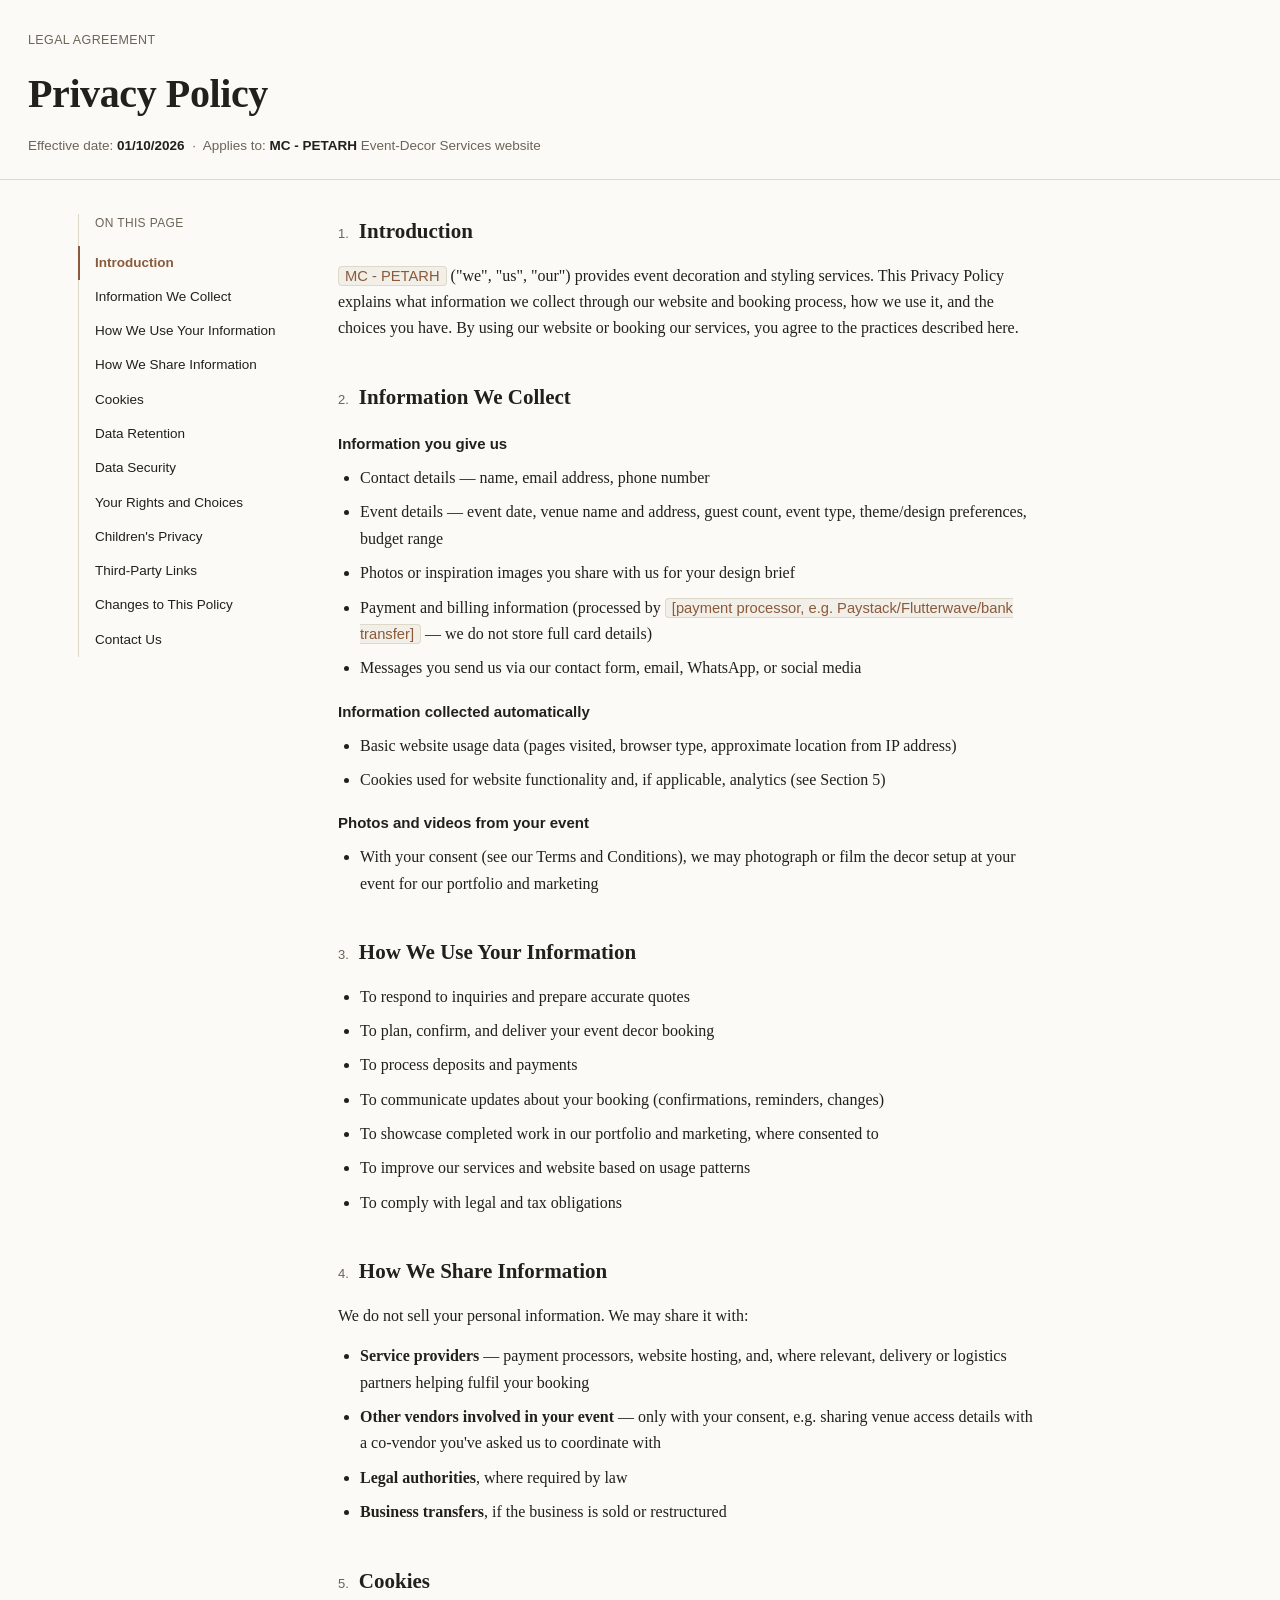
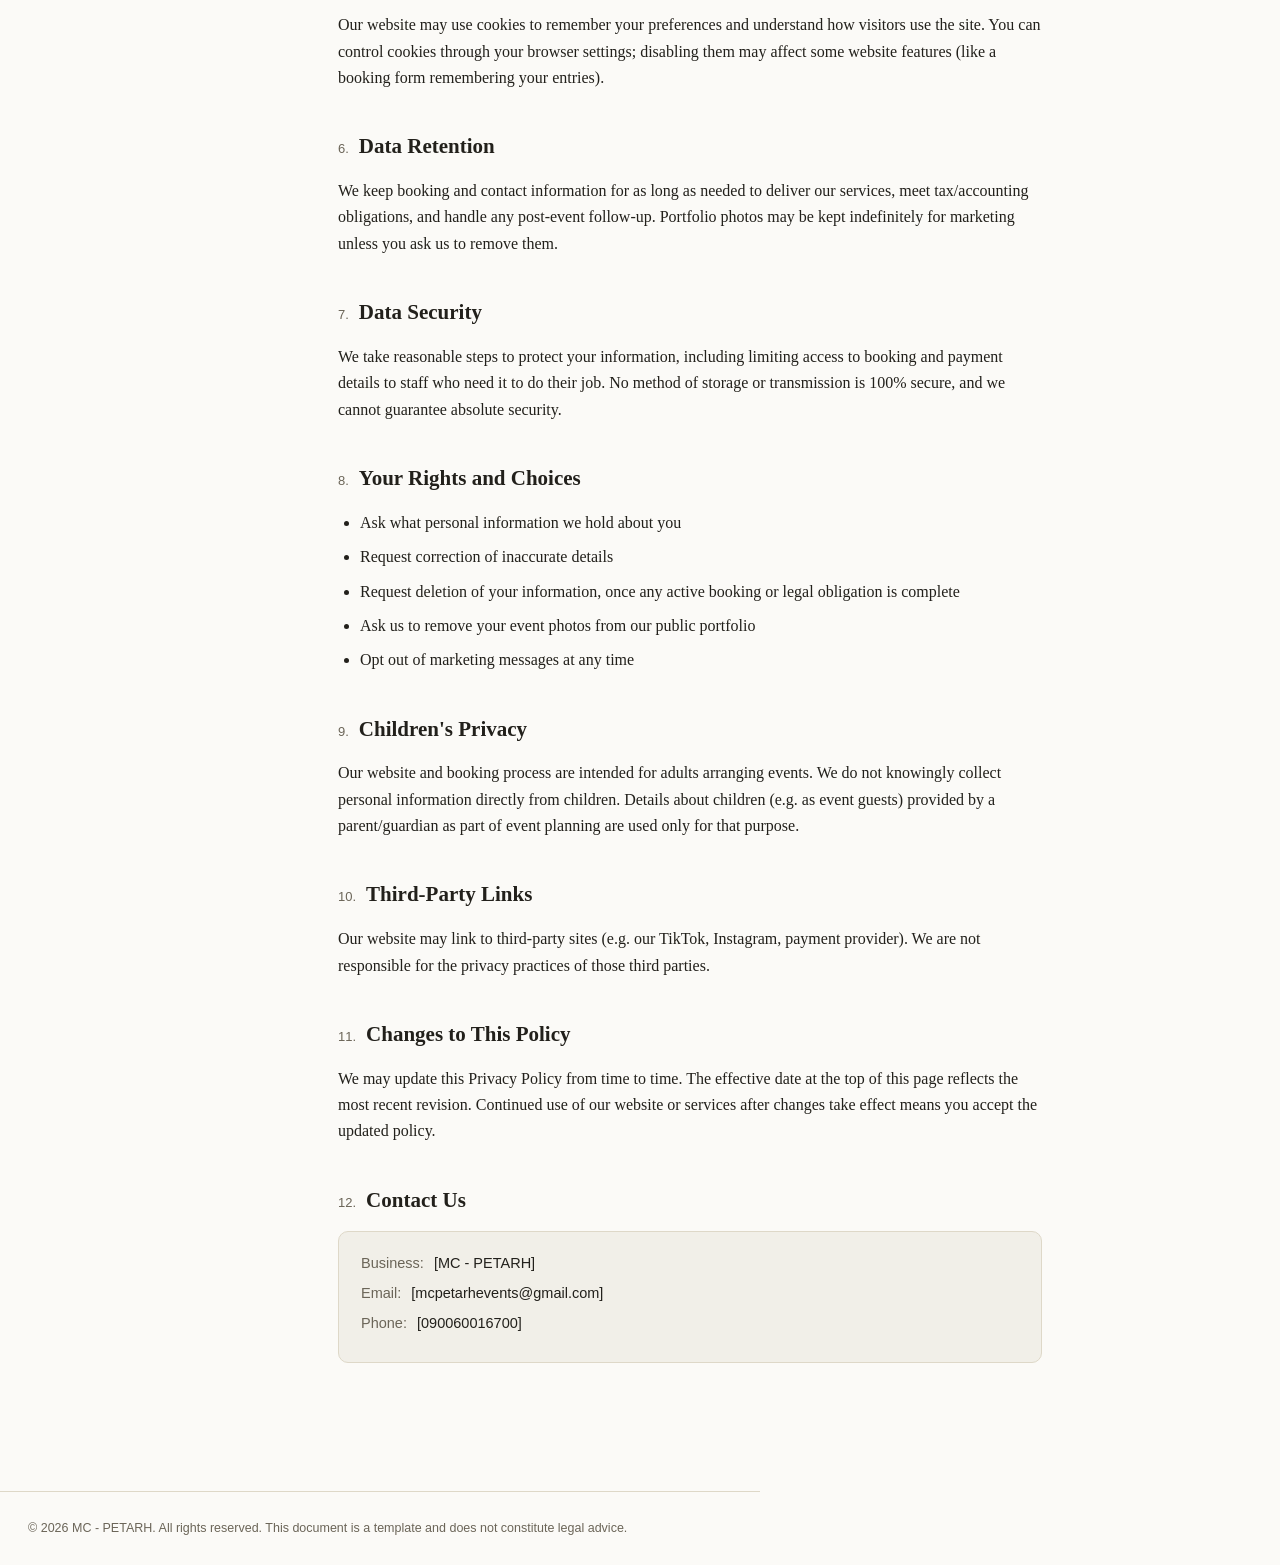
<file: Frame/Privacy.html>
<!DOCTYPE html>
<html lang="en">
<head>
<meta charset="UTF-8">
<meta name="viewport" content="width=device-width, initial-scale=1, viewport-fit=cover">
<meta name="description" content="O'dune Devs">
<title>Privacy Policy</title>
<link rel="stylesheet" href="/Paint/privacy.css">
<script src="../security.js"></script>
</head>
<body>
<div class="top">
  <div class="kicker">LEGAL AGREEMENT</div>
  <h1>Privacy Policy</h1>
  <div class="meta">Effective date: <b>01/10/2026</b> &nbsp;·&nbsp; Applies to: <b>MC - PETARH</b> Event-Decor Services website</div>
</div>

<details class="mobile-toc"><summary>Jump to a section</summary><div id="mobileTocLinks"></div></details>

<div class="layout">
  <aside><nav id="tocNav"><div class="toc-label">ON THIS PAGE</div></nav></aside>

  <div class="doc" id="docBody">

    <section id="s1">
      <h2><span class="num">1.</span> Introduction</h2>
      <p><span class="placeholder">MC - PETARH</span> ("we", "us", "our") provides event decoration and styling services. This Privacy Policy explains what information we collect through our website and booking process, how we use it, and the choices you have. By using our website or booking our services, you agree to the practices described here.</p>
    </section>
    <section id="s2">
      <h2><span class="num">2.</span> Information We Collect</h2>
      <p class="sub">Information you give us</p>
      <ul>
        <li>Contact details — name, email address, phone number</li>
        <li>Event details — event date, venue name and address, guest count, event type, theme/design preferences, budget range</li>
        <li>Photos or inspiration images you share with us for your design brief</li>
        <li>Payment and billing information (processed by <span class="placeholder">[payment processor, e.g. Paystack/Flutterwave/bank transfer]</span> — we do not store full card details)</li>
        <li>Messages you send us via our contact form, email, WhatsApp, or social media</li>
      </ul>
      <p class="sub">Information collected automatically</p>
      <ul>
        <li>Basic website usage data (pages visited, browser type, approximate location from IP address)</li>
        <li>Cookies used for website functionality and, if applicable, analytics (see Section 5)</li>
      </ul>
      <p class="sub">Photos and videos from your event</p>
      <ul>
        <li>With your consent (see our Terms and Conditions), we may photograph or film the decor setup at your event for our portfolio and marketing</li>
      </ul>
    </section>

    <section id="s3">
      <h2><span class="num">3.</span> How We Use Your Information</h2>
      <ul>
        <li>To respond to inquiries and prepare accurate quotes</li>
        <li>To plan, confirm, and deliver your event decor booking</li>
        <li>To process deposits and payments</li>
        <li>To communicate updates about your booking (confirmations, reminders, changes)</li>
        <li>To showcase completed work in our portfolio and marketing, where consented to</li>
        <li>To improve our services and website based on usage patterns</li>
        <li>To comply with legal and tax obligations</li>
      </ul>
    </section>

    <section id="s4">
      <h2><span class="num">4.</span> How We Share Information</h2>
      <p>We do not sell your personal information. We may share it with:</p>
      <ul>
        <li><b>Service providers</b> — payment processors, website hosting, and, where relevant, delivery or logistics partners helping fulfil your booking</li>
        <li><b>Other vendors involved in your event</b> — only with your consent, e.g. sharing venue access details with a co-vendor you've asked us to coordinate with</li>
        <li><b>Legal authorities</b>, where required by law</li>
        <li><b>Business transfers</b>, if the business is sold or restructured</li>
      </ul>
    </section>

    <section id="s5">
      <h2><span class="num">5.</span> Cookies</h2>
      <p>Our website may use cookies to remember your preferences and understand how visitors use the site. You can control cookies through your browser settings; disabling them may affect some website features (like a booking form remembering your entries).</p>
    </section>

    <section id="s6">
      <h2><span class="num">6.</span> Data Retention</h2>
      <p>We keep booking and contact information for as long as needed to deliver our services, meet tax/accounting obligations, and handle any post-event follow-up. Portfolio photos may be kept indefinitely for marketing unless you ask us to remove them.</p>
    </section>

    <section id="s7">
      <h2><span class="num">7.</span> Data Security</h2>
      <p>We take reasonable steps to protect your information, including limiting access to booking and payment details to staff who need it to do their job. No method of storage or transmission is 100% secure, and we cannot guarantee absolute security.</p>
    </section>

    <section id="s8">
      <h2><span class="num">8.</span> Your Rights and Choices</h2>
      <ul>
        <li>Ask what personal information we hold about you</li>
        <li>Request correction of inaccurate details</li>
        <li>Request deletion of your information, once any active booking or legal obligation is complete</li>
        <li>Ask us to remove your event photos from our public portfolio</li>
        <li>Opt out of marketing messages at any time</li>
      </ul>
    </section>

    <section id="s9">
      <h2><span class="num">9.</span> Children's Privacy</h2>
      <p>Our website and booking process are intended for adults arranging events. We do not knowingly collect personal information directly from children. Details about children (e.g. as event guests) provided by a parent/guardian as part of event planning are used only for that purpose.</p>
    </section>

    <section id="s10">
      <h2><span class="num">10.</span> Third-Party Links</h2>
      <p>Our website may link to third-party sites (e.g. our TikTok, Instagram, payment provider). We are not responsible for the privacy practices of those third parties.</p>
    </section>

    <section id="s11">
      <h2><span class="num">11.</span> Changes to This Policy</h2>
      <p>We may update this Privacy Policy from time to time. The effective date at the top of this page reflects the most recent revision. Continued use of our website or services after changes take effect means you accept the updated policy.</p>
    </section>

    <section id="s12">
      <h2><span class="num">12.</span> Contact Us</h2>
      <div class="contact-box">
        <div><b>Business:</b> [MC - PETARH]</div>
        <div><b>Email:</b> [mcpetarhevents@gmail.com]</div>
        <div><b>Phone:</b> [090060016700]</div>
      </div>
    </section>

  </div>
</div>

<footer>© <span id="year"></span> MC - PETARH. All rights reserved. This document is a template and does not constitute legal advice.</footer>

<script>
  document.getElementById('year').textContent = new Date().getFullYear();
  const sections = document.querySelectorAll('#docBody section');
  const tocNav = document.getElementById('tocNav');
  const mobileTocLinks = document.getElementById('mobileTocLinks');
  const links = [];
  sections.forEach(sec => {
    const label = sec.querySelector('h2').textContent.replace(/^\d+\.\s*/, '').trim();
    const a = document.createElement('a'); a.href = '#' + sec.id; a.textContent = label;
    tocNav.appendChild(a); links.push(a);
    const ma = document.createElement('a'); ma.href = '#' + sec.id; ma.textContent = label;
    mobileTocLinks.appendChild(ma);
  });
  const observer = new IntersectionObserver((entries) => {
    entries.forEach(entry => {
      if (entry.isIntersecting) {
        const id = entry.target.id;
        links.forEach(l => l.classList.toggle('active', l.getAttribute('href') === '#' + id));
      }
    });
  }, { rootMargin: '-20% 0px -70% 0px' });
  sections.forEach(sec => observer.observe(sec));
</script>
</body>
</html>
</file>
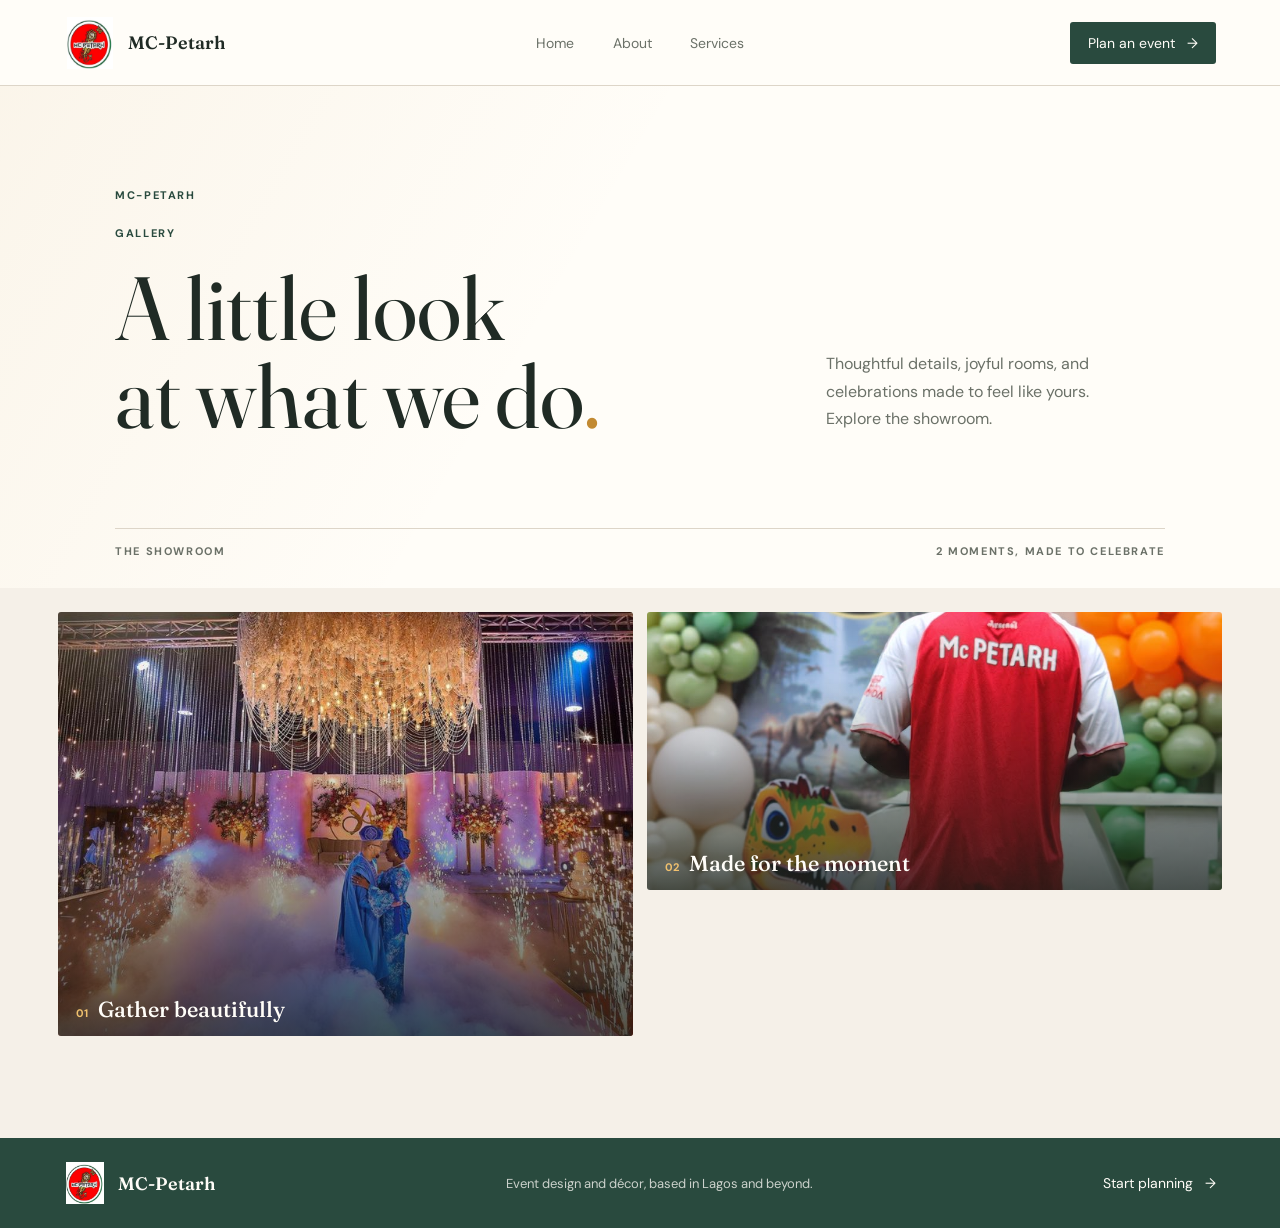
<file: Frame/Showroom.html>
<!DOCTYPE html>
<html lang="en">
<head>
    <meta charset="UTF-8">
    <meta name="viewport" content="width=device-width, initial-scale=1.0">
    <meta name="description" content="Browse the MC-Petarh event styling showroom.">
    <title>Event Showroom | MC-Petarh</title>
    <link rel="preconnect" href="https://fonts.googleapis.com">
    <link rel="preconnect" href="https://fonts.gstatic.com" crossorigin>
    <link href="https://fonts.googleapis.com/css2?family=DM+Sans:wght@400;500;600;700&family=Fraunces:opsz,wght@9..144,400;9..144,500;9..144,600&display=swap" rel="stylesheet">
    <link rel="stylesheet" href="/Paint/Showroom.css">
    <script src="../security.js"></script>
</head>
<body>
    <header class="site-header">
        <a class="brand" href="Landing.html#home" aria-label="MC-Petarh home">
            <img src="/Decor/banga.png" alt="">
            <span>MC-Petarh</span>
        </a>
        <nav class="site-nav" aria-label="Main navigation">
            <a href="Landing.html#home">Home</a>
            <a href="Landing.html#about">About</a>
            <a href="Landing.html#service">Services</a>
        </nav>
        <a class="header-cta" href="booking-page.html">Plan an event <span aria-hidden="true">&rarr;</span></a>
    </header>

    <main>
        <section class="showroom-intro" aria-labelledby="showroom-title">
            <p class="eyebrow">MC-PETARH</p>
            <p class="eyebrow">GALLERY</p>
            <div class="intro-row">
                <h1 id="showroom-title">A little look<br>at what we do<span>.</span></h1>
                <p class="intro-copy">Thoughtful details, joyful rooms, and celebrations made to feel like yours. Explore the showroom.</p>
            </div>
            <div class="intro-foot">
                <span>THE SHOWROOM</span>
                <span>2 MOMENTS, MADE TO CELEBRATE</span>
            </div>
        </section>

        <section class="gallery-section" aria-label="Event styling photo gallery">
            <div class="gallery-grid">
                <figure class="gallery-card gallery-card--feature">
                    <img src="/Decor/Landing.jpg" alt="Colorful balloon décor at a children's celebration" loading="lazy">
                    <figcaption><span>01</span><strong>Gather beautifully</strong></figcaption>
                </figure>
                <figure class="gallery-card gallery-card--wide">
                    <img src="/Decor/Background.png" alt="Wedding reception with floral lighting and a chandelier" loading="lazy">
                    <figcaption><span>02</span><strong>Made for the moment</strong></figcaption>
                </figure>
            </div>
        </section>
    </main>

    <footer class="site-footer">
        <a class="brand" href="Landing.html#home">
            <img src="/Decor/banga.png" alt="">
            <span>MC-Petarh</span>
        </a>
        <p>Event design and décor, based in Lagos and beyond.</p>
        <a class="footer-link" href="booking-page.html">Start planning <span aria-hidden="true">&rarr;</span></a>
    </footer>
</body>
</html>
</file>
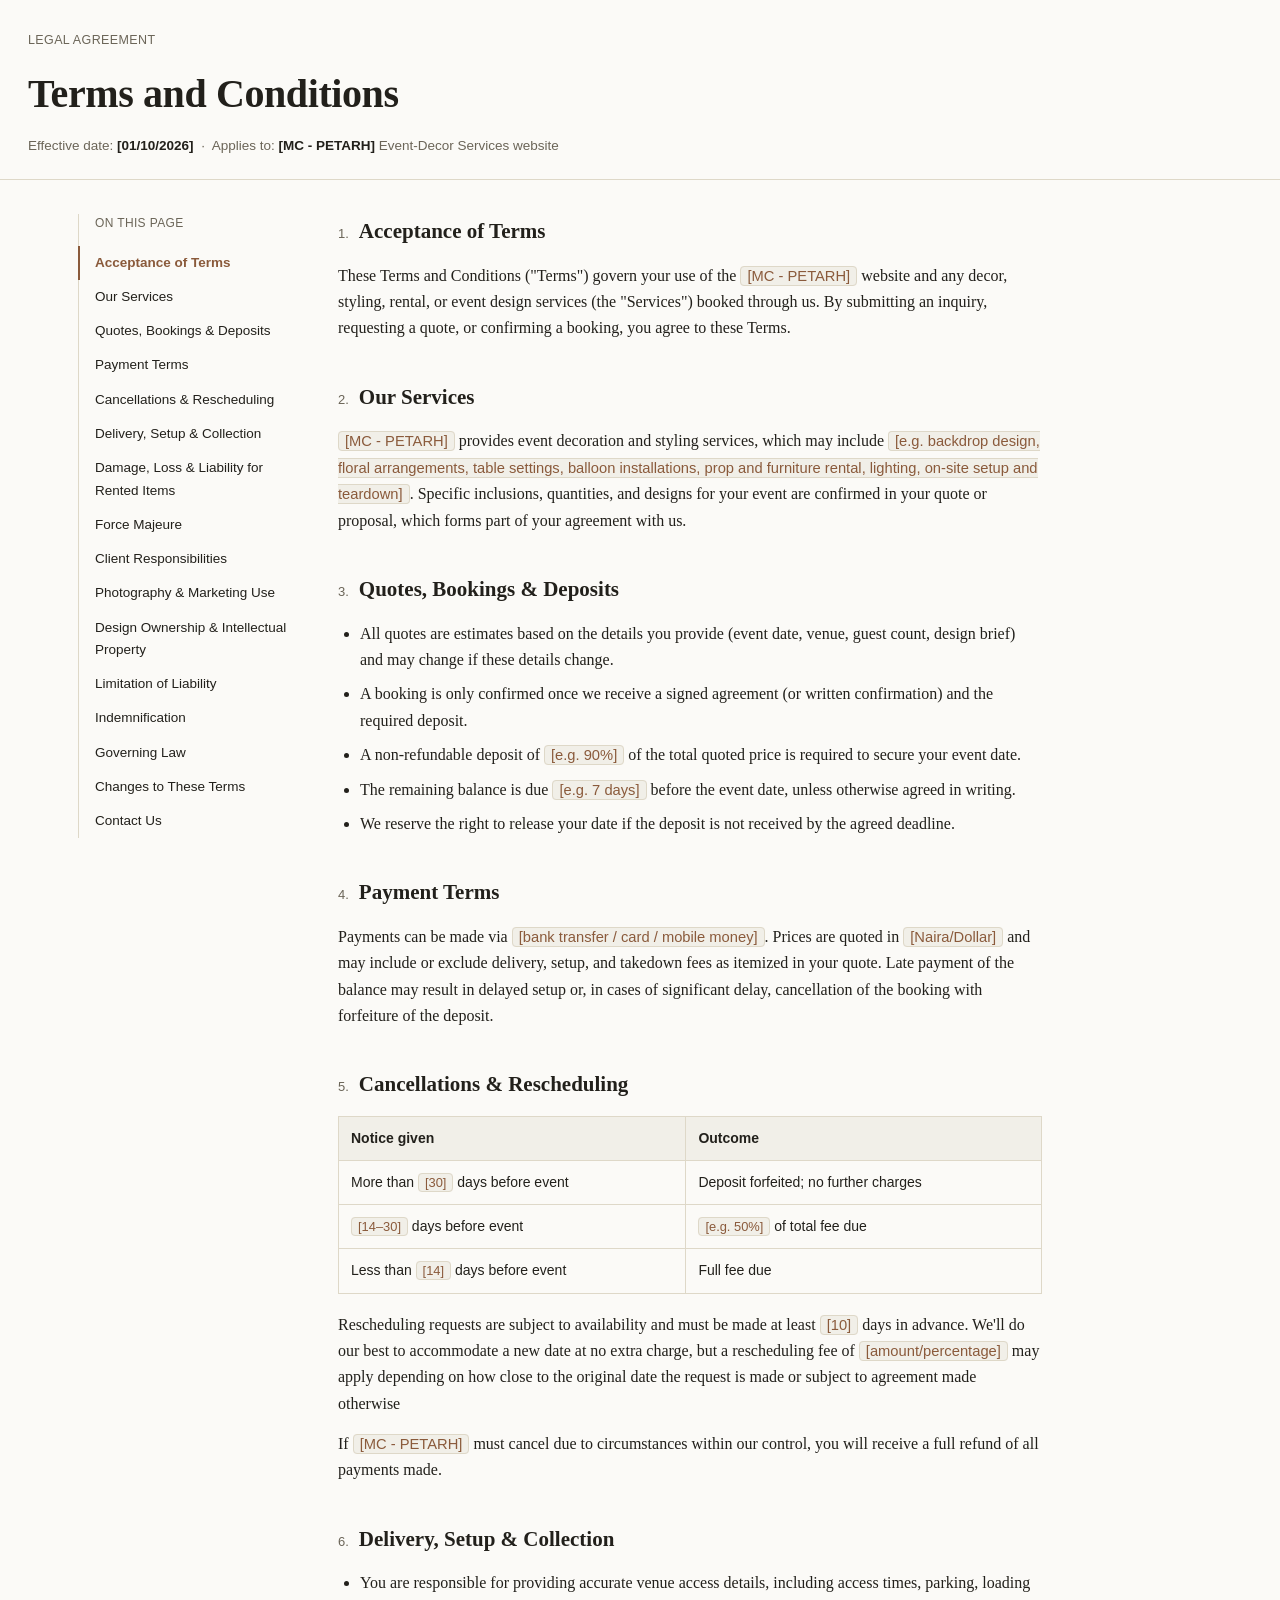
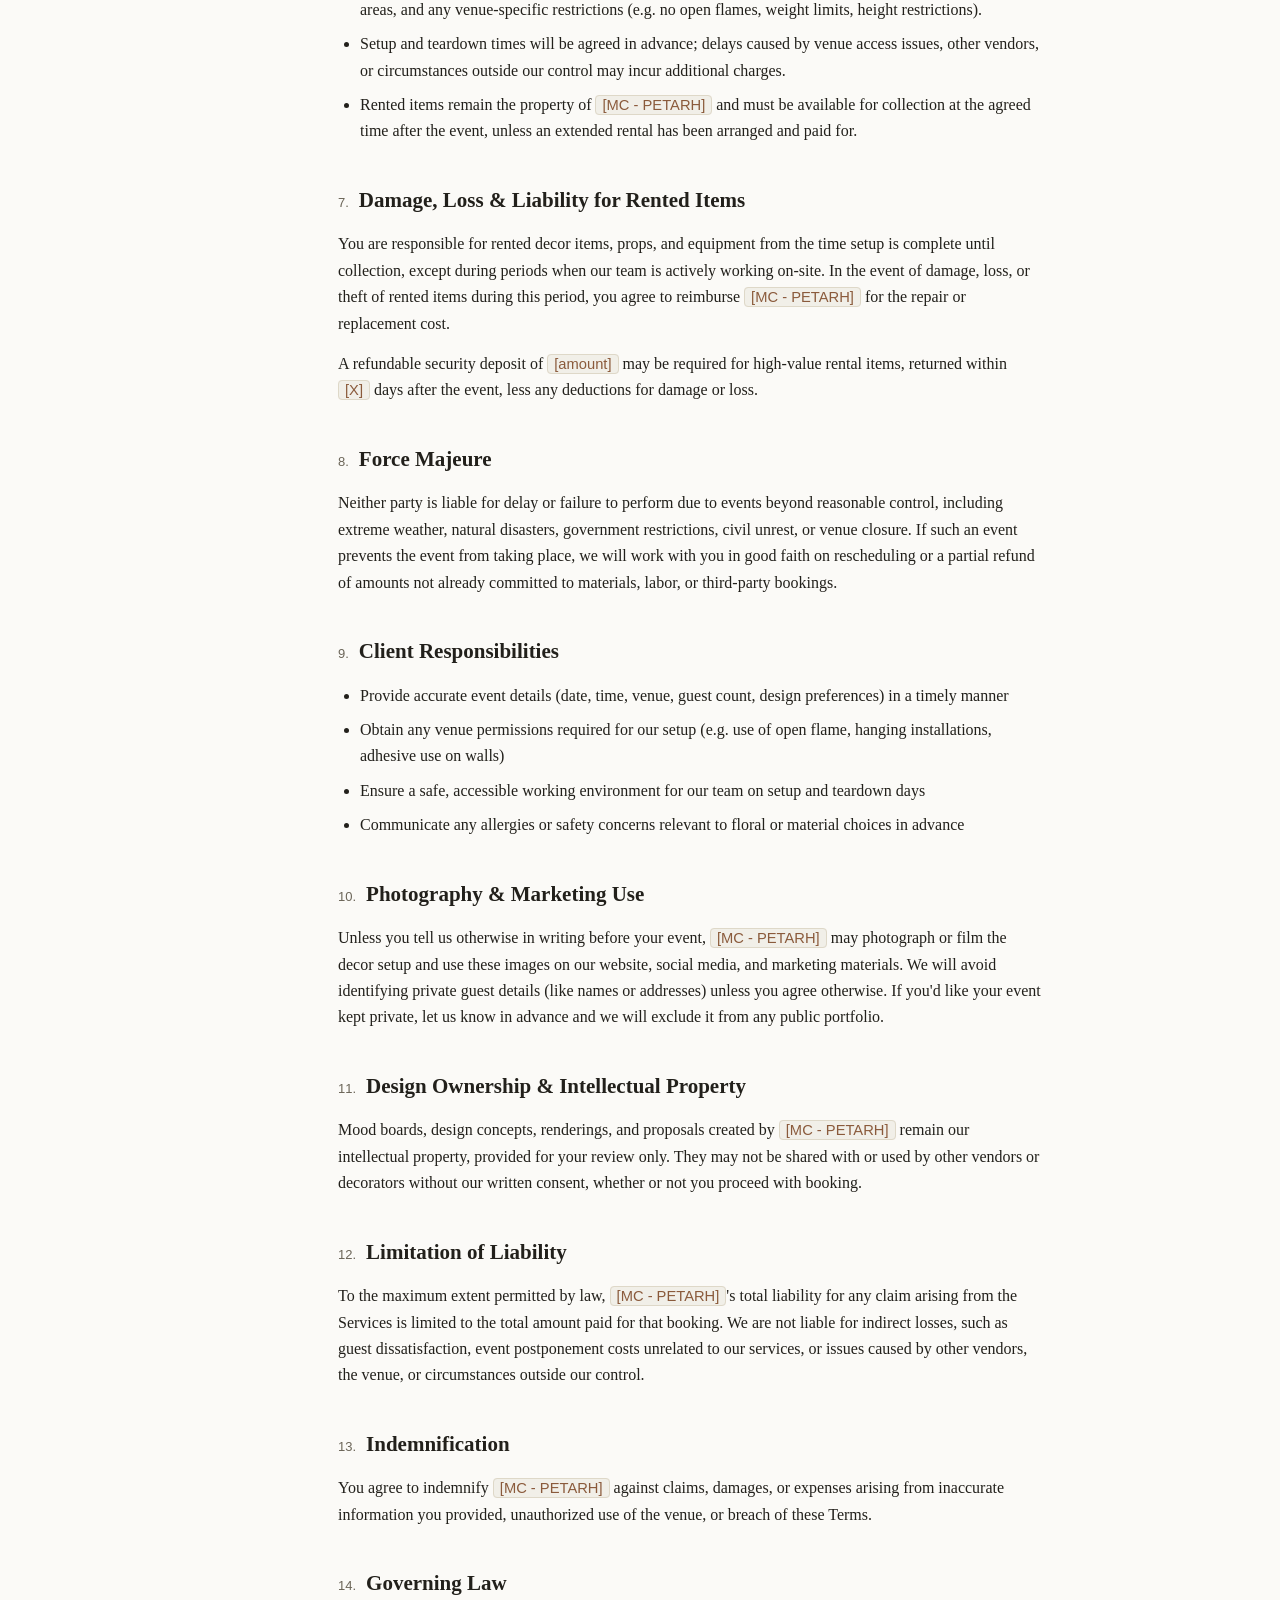
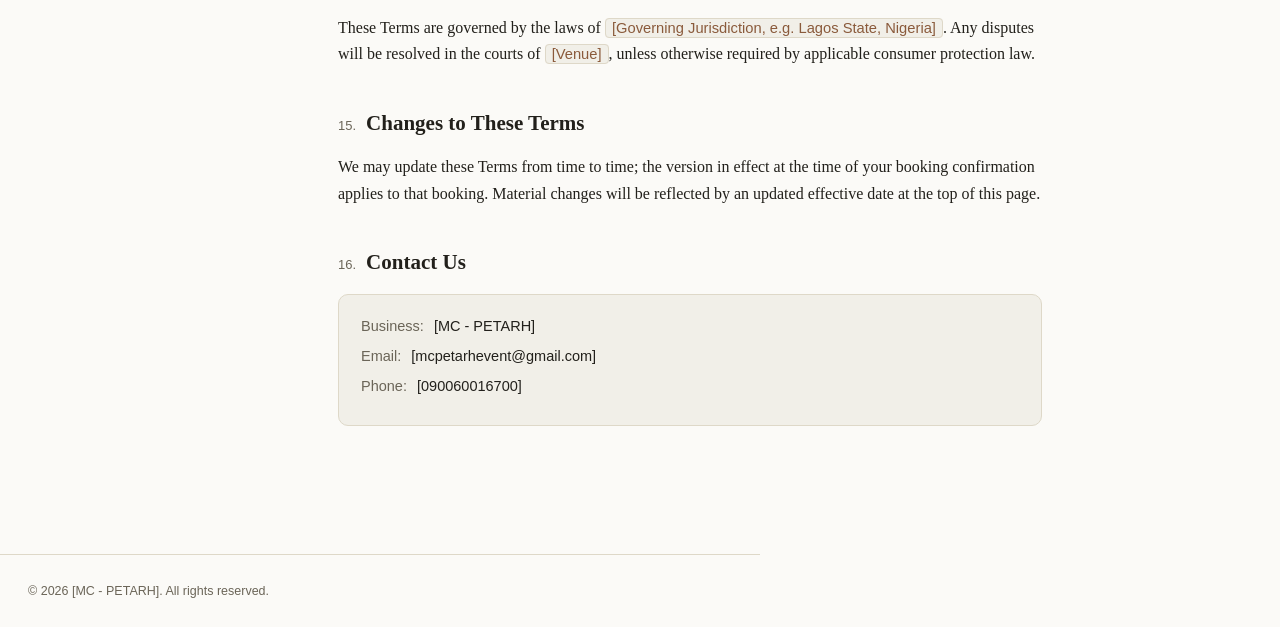
<file: Frame/Terms.html>
<!DOCTYPE html>
<html lang="en">
<head>
<meta charset="UTF-8">
<meta name="viewport" content="width=device-width, initial-scale=1, viewport-fit=cover">
<title>Terms and Conditions</title>
<link rel="stylesheet" href="/Paint/terms.css">
<script src="../security.js"></script>
</head>
<body>
<div class="top">
  <div class="kicker">LEGAL AGREEMENT</div>
  <h1>Terms and Conditions</h1>
  <div class="meta">Effective date: <b>[01/10/2026]</b> &nbsp;·&nbsp; Applies to: <b>[MC - PETARH]</b> Event-Decor Services website</div>
</div>

<details class="mobile-toc">
  <summary>Jump to a section</summary>
  <div id="mobileTocLinks"></div>
</details>

<div class="layout">
  <aside><nav id="tocNav">
    <div class="toc-label">ON THIS PAGE</div>
  </nav>
</aside>

  <div class="doc" id="docBody">

    <section id="s1">
      <h2><span class="num">1.</span> Acceptance of Terms</h2>
      <p>These Terms and Conditions ("Terms") govern your use of the <span class="placeholder">[MC - PETARH]</span> website and any decor, styling, rental, or event design services (the "Services") booked through us. By submitting an inquiry, requesting a quote, or confirming a booking, you agree to these Terms.</p>
    </section>

    <section id="s2">
      <h2><span class="num">2.</span> Our Services</h2>
      <p><span class="placeholder">[MC - PETARH]</span> provides event decoration and styling services, which may include <span class="placeholder">[e.g. backdrop design, floral arrangements, table settings, balloon installations, prop and furniture rental, lighting, on-site setup and teardown]</span>. Specific inclusions, quantities, and designs for your event are confirmed in your quote or proposal, which forms part of your agreement with us.</p>
    </section>

    <section id="s3">
      <h2><span class="num">3.</span> Quotes, Bookings & Deposits</h2>
      <ul>
        <li>All quotes are estimates based on the details you provide (event date, venue, guest count, design brief) and may change if these details change.</li>
        <li>A booking is only confirmed once we receive a signed agreement (or written confirmation) and the required deposit.</li>
        <li>A non-refundable deposit of <span class="placeholder">[e.g. 90%]</span> of the total quoted price is required to secure your event date.</li>
        <li>The remaining balance is due <span class="placeholder">[e.g. 7 days]</span> before the event date, unless otherwise agreed in writing.</li>
        <li>We reserve the right to release your date if the deposit is not received by the agreed deadline.</li>
      </ul>
    </section>

    <section id="s4">
      <h2><span class="num">4.</span> Payment Terms</h2>
      <p>Payments can be made via <span class="placeholder">[bank transfer / card / mobile money]</span>. Prices are quoted in <span class="placeholder">[Naira/Dollar]</span> and may include or exclude delivery, setup, and takedown fees as itemized in your quote. Late payment of the balance may result in delayed setup or, in cases of significant delay, cancellation of the booking with forfeiture of the deposit.</p>
    </section>

    <section id="s5">
      <h2><span class="num">5.</span> Cancellations & Rescheduling</h2>
      <table>
        <tr><th>Notice given</th><th>Outcome</th></tr>
        <tr><td>More than <span class="placeholder">[30]</span> days before event</td><td>Deposit forfeited; no further charges</td></tr>
        <tr><td><span class="placeholder">[14–30]</span> days before event</td><td><span class="placeholder">[e.g. 50%]</span> of total fee due</td></tr>
        <tr><td>Less than <span class="placeholder">[14]</span> days before event</td><td>Full fee due</td></tr>
      </table>
      <p>Rescheduling requests are subject to availability and must be made at least <span class="placeholder">[10]</span> days in advance. We'll do our best to accommodate a new date at no extra charge, but a rescheduling fee of <span class="placeholder">[amount/percentage]</span> may apply depending on how close to the original date the request is made or subject to agreement made otherwise</p>
      <p>If <span class="placeholder">[MC - PETARH]</span> must cancel due to circumstances within our control, you will receive a full refund of all payments made.</p>
    </section>

    <section id="s6">
      <h2><span class="num">6.</span> Delivery, Setup & Collection</h2>
      <ul>
        <li>You are responsible for providing accurate venue access details, including access times, parking, loading areas, and any venue-specific restrictions (e.g. no open flames, weight limits, height restrictions).</li>
        <li>Setup and teardown times will be agreed in advance; delays caused by venue access issues, other vendors, or circumstances outside our control may incur additional charges.</li>
        <li>Rented items remain the property of <span class="placeholder">[MC - PETARH]</span> and must be available for collection at the agreed time after the event, unless an extended rental has been arranged and paid for.</li>
      </ul>
    </section>

    <section id="s7">
      <h2><span class="num">7.</span> Damage, Loss & Liability for Rented Items</h2>
      <p>You are responsible for rented decor items, props, and equipment from the time setup is complete until collection, except during periods when our team is actively working on-site. In the event of damage, loss, or theft of rented items during this period, you agree to reimburse <span class="placeholder">[MC - PETARH]</span> for the repair or replacement cost.</p>
      <p>A refundable security deposit of <span class="placeholder">[amount]</span> may be required for high-value rental items, returned within <span class="placeholder">[X]</span> days after the event, less any deductions for damage or loss.</p>
    </section>

    <section id="s8">
      <h2><span class="num">8.</span> Force Majeure</h2>
      <p>Neither party is liable for delay or failure to perform due to events beyond reasonable control, including extreme weather, natural disasters, government restrictions, civil unrest, or venue closure. If such an event prevents the event from taking place, we will work with you in good faith on rescheduling or a partial refund of amounts not already committed to materials, labor, or third-party bookings.</p>
    </section>

    <section id="s9">
      <h2><span class="num">9.</span> Client Responsibilities</h2>
      <ul>
        <li>Provide accurate event details (date, time, venue, guest count, design preferences) in a timely manner</li>
        <li>Obtain any venue permissions required for our setup (e.g. use of open flame, hanging installations, adhesive use on walls)</li>
        <li>Ensure a safe, accessible working environment for our team on setup and teardown days</li>
        <li>Communicate any allergies or safety concerns relevant to floral or material choices in advance</li>
      </ul>
    </section>

    <section id="s10">
      <h2><span class="num">10.</span> Photography & Marketing Use</h2>
      <p>Unless you tell us otherwise in writing before your event, <span class="placeholder">[MC - PETARH]</span> may photograph or film the decor setup and use these images on our website, social media, and marketing materials. We will avoid identifying private guest details (like names or addresses) unless you agree otherwise. If you'd like your event kept private, let us know in advance and we will exclude it from any public portfolio.</p>
    </section>

    <section id="s11">
      <h2><span class="num">11.</span> Design Ownership & Intellectual Property</h2>
      <p>Mood boards, design concepts, renderings, and proposals created by <span class="placeholder">[MC - PETARH]</span> remain our intellectual property, provided for your review only. They may not be shared with or used by other vendors or decorators without our written consent, whether or not you proceed with booking.</p>
    </section>

    <section id="s12">
      <h2><span class="num">12.</span> Limitation of Liability</h2>
      <p>To the maximum extent permitted by law, <span class="placeholder">[MC - PETARH]</span>'s total liability for any claim arising from the Services is limited to the total amount paid for that booking. We are not liable for indirect losses, such as guest dissatisfaction, event postponement costs unrelated to our services, or issues caused by other vendors, the venue, or circumstances outside our control.</p>
    </section>

    <section id="s13">
      <h2><span class="num">13.</span> Indemnification</h2>
      <p>You agree to indemnify <span class="placeholder">[MC - PETARH]</span> against claims, damages, or expenses arising from inaccurate information you provided, unauthorized use of the venue, or breach of these Terms.</p>
    </section>

    <section id="s14">
      <h2><span class="num">14.</span> Governing Law</h2>
      <p>These Terms are governed by the laws of <span class="placeholder">[Governing Jurisdiction, e.g. Lagos State, Nigeria]</span>. Any disputes will be resolved in the courts of <span class="placeholder">[Venue]</span>, unless otherwise required by applicable consumer protection law.</p>
    </section>

    <section id="s15">
      <h2><span class="num">15.</span> Changes to These Terms</h2>
      <p>We may update these Terms from time to time; the version in effect at the time of your booking confirmation applies to that booking. Material changes will be reflected by an updated effective date at the top of this page.</p>
    </section>

    <section id="s16">
      <h2><span class="num">16.</span> Contact Us</h2>
      <div class="contact-box">
        <div><b>Business:</b> [MC - PETARH]</div>
        <div><b>Email:</b> [mcpetarhevent@gmail.com]</div>
        <div><b>Phone:</b> [090060016700]</div>
      </div>
    </section>

  </div>
</div>
<!-- This is the part here a legal practitioner needs to revist -->
<footer>© <span id="year"></span> [MC - PETARH]. All rights reserved.</footer>
<!-- ?????????????????????????????? -->
<script>
  document.getElementById('year').textContent = new Date().getFullYear();
  const sections = document.querySelectorAll('#docBody section');
  const tocNav = document.getElementById('tocNav');
  const mobileTocLinks = document.getElementById('mobileTocLinks');
  const links = [];
  sections.forEach(sec => {
    const label = sec.querySelector('h2').textContent.replace(/^\d+\.\s*/, '').trim();
    const a = document.createElement('a'); a.href = '#' + sec.id; a.textContent = label;
    tocNav.appendChild(a); links.push(a);
    const ma = document.createElement('a'); ma.href = '#' + sec.id; ma.textContent = label;
    mobileTocLinks.appendChild(ma);
  });
  const observer = new IntersectionObserver((entries) => {
    entries.forEach(entry => {
      if (entry.isIntersecting) {
        const id = entry.target.id;
        links.forEach(l => l.classList.toggle('active', l.getAttribute('href') === '#' + id));
      }
    });
  }, { rootMargin: '-20% 0px -70% 0px' });
  sections.forEach(sec => observer.observe(sec));
</script>
</body>
</html>
</file>
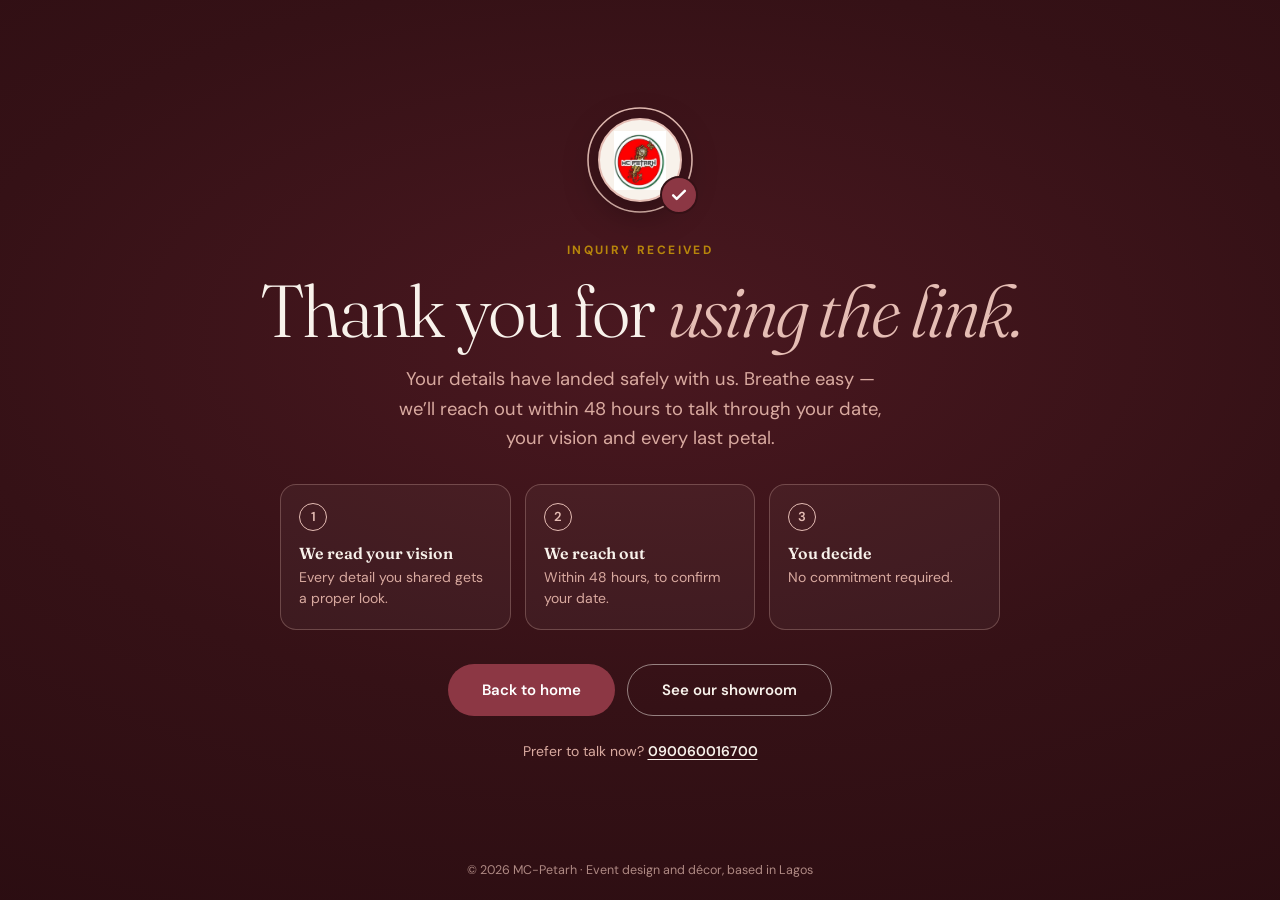
<file: Frame/thank-you.html>
<!DOCTYPE html>
<html lang="en">
<head>
    <meta charset="UTF-8">
    <meta name="viewport" content="width=device-width, initial-scale=1.0, viewport-fit=cover">
    <meta name="description" content="Thank you for reaching out to MC-Petarh — event design and décor, Lagos.">
    <meta name="robots" content="noindex">
    <meta name="theme-color" content="#351116">
    <title>Thank you | MC-Petarh</title>
    <link rel="preconnect" href="https://fonts.googleapis.com">
    <link rel="preconnect" href="https://fonts.gstatic.com" crossorigin>
    <link href="https://fonts.googleapis.com/css2?family=DM+Sans:opsz,wght@9..40,100..1000&display=swap" rel="stylesheet">
    <link href="https://fonts.googleapis.com/css2?family=Fraunces:opsz,wght,SOFT,WONK@9..144,100..900,0..100,0..1&display=swap" rel="stylesheet">
    <link rel="stylesheet" href="https://unpkg.com/boxicons@2.1.4/css/boxicons.min.css">

    <link rel="stylesheet" href="../Paint/thank-you.css">
</head>
<body>

    <div class="fx" aria-hidden="true">
        <i style="--x:82%;--s:10px;--d:29s;--dl:-11s;--sx:-45px;--o:0.21"></i>
        <i style="--x:34%;--s:5px;--d:32s;--dl:-10s;--sx:-39px;--o:0.17"></i>
        <i style="--x:34%;--s:14px;--d:26s;--dl:-3s;--sx:-16px;--o:0.2"></i>
        <i style="--x:55%;--s:10px;--d:20s;--dl:-12s;--sx:-20px;--o:0.12"></i>
        <i style="--x:82%;--s:14px;--d:20s;--dl:-4s;--sx:-16px;--o:0.13"></i>
        <i style="--x:30%;--s:7px;--d:31s;--dl:-10s;--sx:36px;--o:0.23"></i>
        <i style="--x:72%;--s:7px;--d:20s;--dl:-6s;--sx:35px;--o:0.1"></i>
        <i style="--x:56%;--s:7px;--d:32s;--dl:-9s;--sx:20px;--o:0.15"></i>
        <i style="--x:80%;--s:18px;--d:18s;--dl:-10s;--sx:-35px;--o:0.15"></i>
        <i style="--x:42%;--s:14px;--d:29s;--dl:-10s;--sx:-46px;--o:0.17"></i>
        <i style="--x:25%;--s:5px;--d:22s;--dl:0s;--sx:41px;--o:0.1"></i>
        <i style="--x:56%;--s:10px;--d:24s;--dl:-18s;--sx:-44px;--o:0.11"></i>
    </div>

    <main>
        <div class="badge">
            <svg class="ring" viewBox="0 0 112 112" aria-hidden="true"><circle cx="56" cy="56" r="52"></circle></svg>
            <div class="logo"><img src="../Decor/banga.png" alt="MC-Petarh logo" onerror="this.parentNode.innerHTML='<span>MP</span>'"></div>
            <div class="tick" aria-hidden="true">
                <svg viewBox="0 0 24 24"><path d="M5 12.5l4.2 4.2L19 7"></path></svg></div>
        </div>

        <p class="eyebrow">INQUIRY RECEIVED</p>
        <h1>Thank you for <em>using the link.</em></h1>
        <p class="lead">Your details have landed safely with us. Breathe easy &mdash; we&rsquo;ll reach out within 48 hours to talk through your date, your vision and every last petal.</p>

        <ol class="steps">
            <li><b>1</b><h2>We read your vision</h2><p>Every detail you shared gets a proper look.</p></li>
            <li><b>2</b><h2>We reach out</h2><p>Within 48 hours, to confirm your date.</p></li>
            <li><b>3</b><h2>You decide</h2><p>No commitment required.</p></li>
        </ol>

        <div class="actions">
            <a class="btn primary" href="Landing.html">Back to home</a>
            <a class="btn ghost" href="Showroom.html">See our showroom</a>
        </div>
        <!-- Another unfinished code that needs readjustment -->
        <!-- <i class="bx bx-phone" aria-hidden="true"></i> -->
        <p class="call">Prefer to talk now? <a href="tel:090060016700">090060016700</a></p>
    </main>

    <footer>&copy; 2026 MC-Petarh &middot; Event design and d&eacute;cor, based in Lagos</footer>

</body>
</html>
</file>
<file: Paint/Bday.css>
* {
    box-sizing: border-box;
    --nav-background: #f8f2eb;
    /* Original role: navbar and page background. */
    --nav-text: #301d1b;
    /* Original role: navbar and logo text. */
    --primary-button-background: #681f2b;
    /* Original role: consultation button background. */
    --button-text: #ffffff;
    /* Original role: text on primary buttons. */
    --deep-burgundy: #351116;
    /* Original role: dark headings, selected option and submit button. */
    --intro-accent: #e5bdb4;
    /* Original role: intro text palette accent. */
    --style-accent: #d9aaa0;
    /* Original role: style section palette accent. */
    --soft-cream: #fff5ef;
    /* Original role: light text and decorative palette accent. */
    --secondary-burgundy: #8c3744;
    /* Original role: secondary button palette color. */
    --muted-text: #796764;
    /* Original role: supporting copy and footer text. */
    --gold-accent: #b8860b;
    /* Original role: heading punctuation and focus accent. */
    --neutral-border: rgb(212, 201, 181);
    /* Original role: header, contact and form section dividers. */
    --option-surface: rgb(245, 240, 232);
    /* Original role: unselected event option background. */
    --option-border: #6b6355;
    /* Original role: unselected option border and supporting headings. */
    --green-hover: #2d4a3e;
    /* Original role: Weddings option hover and footer background. */
    --light-hover-text: #f5efe6;
    /* Original role: text on hovered options and footer. */
    --party-hover: burlywood;
    /* Original role: Private Celebrations option hover. */
    --other-hover: coral;
    /* Original role: Others option hover. */
    --input-surface: #e8e2d6;
    /* Original role: input and textarea background. */
    --body-text: #1c2b24;
    /* Original role: input and textarea text. */
    --textarea-border: #d7c7a5;
    /* Original role: textarea border. */
    --focus-border: black;
    /* Original role: focused input border. */
    --button-shadow: rgba(255, 255, 255, 0.14);
    /* Original role: consultation button hover shadow. */
    --footer-outline: rgba(245, 240, 232, 0.8);
    /* Original role: footer social icon outline. */
    --footer-divider: rgba(245, 240, 232, 0.6);
    /* Original role: footer bottom divider. */
    --footer-secondary-text: rgba(245, 240, 232, 0.8);
    /* Original role: secondary footer copy. */
    --footer-icon-text: #f5f0e8;
    /* Original role: social icon text. */
    --transparent: transparent;
    /* Original role: transparent form and focus backgrounds. */
}

html, body {
    scroll-behavior: smooth;
    margin: 0;
    min-height: 100%;
    background-color: var(--nav-background);
}
.head-cont{
    position: sticky;
    top: 0;
    z-index: 10;
    border-bottom: 1px solid var(--neutral-border);
    background-color: var(--nav-background);
    color: var(--nav-text);
}
.top-style{
    width: 100%;
    padding: 18px clamp(16px, 2.4vw, 32px) 14px;
    display: grid;
    grid-template-columns: minmax(0, 1fr) auto minmax(0, 1fr);
    align-items: center;
    column-gap: clamp(16px, 2.4vw, 32px);
}
.top-right-style{
    display: flex;
    align-items: center;
    justify-content: flex-start;
    gap: 16px;
    min-width: 0;
}

/* The Style for the company logo */

.logo{
    margin-right: 0;
   object-fit: contain;
    flex: 0 0 72px;
    width: 72px;
    height: 72px;
}
.logo-text{
    /* The Top text by the Right hand side */
    font-family: "Fraunces", serif;
    font-size: 20px;
    font-weight: 400;
    Line-height: 24px;
    letter-spacing: -0.4px;
    margin-right: 0px;
}
/* N:B- Needs adjustment on the font thickness */
/* The Navbar container */

.frst-cont{
    padding: 10px;
    display: flex;
    gap: clamp(12px, 2.4vw, 32px);
    align-items: center;
    justify-content: center;
    font-size: 12px;
    text-decoration: none;
}
.frst-cont a{
    /* The font size isn't exact to the figma design */
    font-family: "DM Sans", sans-serif;
    font-size: 14px;
    line-height: 20px;
    letter-spacing: -0.5px;
    padding-top: 5px;
    padding-bottom: 5px;
    padding-left: 10px;
    padding-right: 10px;
    border: none;
    color: var(--nav-text);
    font-weight: 200;
    text-decoration: none;
    transition:transform .15s ease, background .2s ease;
    cursor: pointer;
}
.frst-cont a:hover{
    font-weight: 500;
    color: var(--focus-border);
    transform:translateY(-1px);
}
.frst-cont a:active,
.frst-cont a:focus{
   font-size: 16px;
   font-weight: 600;
   background-color: var(--transparent);
   border: 1.5px solid var(--gold-accent);
   border-radius: 8px;
}

.start-btn{
    background-color: var(--primary-button-background);
    font-family: "DM Sans", sans-serif;
    font-size: 16px;
    color: var(--button-text);
    line-height: 16px;
    letter-spacing: 0.28px;
    padding: 14px 32px;
    border: none;
    border-radius: 9999px;
    text-decoration: none;
    transition: color 0.2s ease, background-color 0.2s ease, box-shadow 0.2s ease, transform 0.2s ease;
    cursor: pointer;
    justify-self: end;
    margin-left: 0;
    margin-right: 0;
}
/* the changes are too sudden */
.start-btn:hover{
    transform: translateY(-3px);
    box-shadow: 0 6px 16px var(--button-shadow);
 
}

/* THis is the section one beginning  */
.frst-order-cont{
    width: 900px;
    height: 220px;
    margin-left: 300px;
}
.motto{
    font-family: "DM Sans", sans-serif;
    font-size: 13px;
    line-height: 18px;
    letter-spacing: 2.16px;
    font-weight: bold;
    color: var(--deep-burgundy);
    width: 896px;
    height: 24px;
    margin: 80px 0 16px;
    padding: 0;
}
.intro-head-text {
    font-family: "Fraunces", serif;
    font-size: 56px;
    font-weight: 420;
    line-height: 61.6px;
    letter-spacing: -0.56px;
    color: var(--deep-burgundy);
    margin: 15px 0 16px;
    padding: 0;
}
.fullstop{
    color: var(--gold-accent)
}
.intro-text {
    font-family: "DM Sans", sans-serif;
    font-size: 16px;
    font-weight: 400;
    font-style: normal;
    line-height: 26px;
    letter-spacing: 0;
    color: var(--muted-text);
    margin: 15px 0 16px;
    padding: 0;
}
/* */

.contact-btn {
    display: inline-flex;
    align-items: center;
    gap: 8px;
    width: fit-content;
    min-height: 38px;
    padding: 8px 16px;
    border: 1px solid var(--neutral-border);
    border-radius: 9999px;
    color: var(--muted-text);
    font-family: "DM Sans", sans-serif;
    font-size: 14px;
    font-weight: 400;
    font-style: normal;
    line-height: 20px;
    text-decoration: none;
}

.contact-btn:focus-visible {
    outline: 2px solid var(--gold-accent);
    outline-offset: 3px;
}

.contact-btn::before {
    color: var(--muted-text);
    font-size: 16px;
    line-height: 1;
}

.contact-btn p {
    margin: 0;
}

.opt-hd-txt {
    font-family: "Fraunces", serif;
    font-size: 21px;
    font-weight: 300;
    font-style: italic;
    line-height: 28px;
    letter-spacing: 0px;
    color: var(--muted-text);
    width: 896px;
    height: 28px;
    margin-bottom: 0px;
}

.options {
    display: flex;
    flex-direction: row;
    align-items: center;
    justify-content: flex-start;
    flex-wrap: wrap;
    column-gap: 20px;
    row-gap: 16px;
    width: 896px;
    height: 67px;
    padding-top: 20px;
}

.opt-Bday{
    font-family: "DM Sans", sans-serif;
    line-height: 21px;
    display: inline-flex;
    align-items: center;
    justify-content: center;
    flex: 0 0 auto;
    padding: 12px 28px;
    background-color: var(--deep-burgundy);
    border: none;
    font-size: 16px;
    border-radius: 9999px;
    letter-spacing: 0px;
    color: var(--button-text);
    text-decoration: none;
     transition: background-color 0.2s ease, border-color 0.2s ease, color 0.2s ease, opacity 0.2s ease;
}
.opt-party,
.opt-etc,
.opt {
    display: inline-flex;
    align-items: center;
    justify-content: center;
    flex: 0 0 auto;
    padding: 12px 24px;
    background-color: var(--option-surface);
    color: var(--muted-text);
    border: 1.5px solid var(--option-border);
    border-radius: 9999px;
    font-family: "DM Sans", sans-serif;
    font-size: 14px;
    line-height: 21px;
    letter-spacing: 0px;
    text-decoration: none;
    transition: background-color 0.2s ease, border-color 0.2s ease, color 0.2s ease;
}

.opt:hover {
    background-color: var(--deep-burgundy);
    color: var(--button-text);
    font-weight: 600;
    opacity: 0.83;
}
.opt-party:hover{
    background-color: var(--deep-burgundy);
    color: var(--button-text);
    font-weight: 600;
    opacity: 0.83;
}
.opt-etc:hover{
    background-color: var(--deep-burgundy);
    color: var(--button-text);
    font-weight: 600;
    opacity: 0.83;
}
.form-hd-txt {
    font-family: "Fraunces", serif;
    font-size: 20px;
    font-weight: 300;
    font-style: italic;
    line-height: 28px;
    letter-spacing: 0px;
    color: var(--option-border);
}
.Cust_Id{
    font-family: "DM Sans",sans-serif;
    font-size: 13px;
    font-weight: 400;
    line-height: 19.5px;
    letter-spacing: 1.04px;
    color: var(--deep-burgundy);
}
.input-box {
    margin-bottom: 28px;
    background: var(--transparent);
    border: none;
    border-radius: 0;
    overflow: visible;
}

.input-box input {
    width: 438px;
    height: 52.5px;
    padding: 14px 20px;
    border: 1px solid var(--neutral-border);
    outline: none;
    background: var(--input-surface);
    border-radius: 12px;
    font-family: "DM Sans", sans-serif;
    font-size: 14px;
    color: var(--body-text);
}

.input-box input::placeholder,
.talk-box::placeholder {
    font-family: "DM Sans", sans-serif;
    font-size: 15px;
    font-weight: 500;
    line-height: 24px;
    color: var(--muted-text);
    opacity: 1;
    text-align: left;
}
.input-box input:focus{
    border: 2px solid var(--focus-border);
}
.Tel{
    font-family: "DM Sans",sans-serif;
    font-size: 13px;
    font-weight: 400;
    line-height: 19.5px;
    letter-spacing: 1.04px;
    color: var(--deep-burgundy);

}
.label-text{
    font-family: "DM Sans",sans-serif;
    font-size: 13px;
    font-weight: 600;
    line-height: 19.5px;
    letter-spacing: 1.04px;
}
.talk-box{
    background-color: var(--input-surface);
    border: 1px solid var(--textarea-border);
    border-radius: 24px;
    color: var(--body-text);
    width: 896px;
    height: 149.5px;
    padding: 18px 20px;
    text-align: left;
    vertical-align: top;
    resize: vertical;
    box-sizing: border-box;
    font-family: "DM Sans", sans-serif;
    font-size: 14px;
    line-height: 1.5;
}
.bottom-style {
    border-top: 2.3px solid var(--neutral-border);
    margin-top: 20px;
    padding-top: 18px;
    margin-bottom: 20px;
    display: flex;
    align-items: center;
    justify-content: center;
    gap: 18px;
    flex-wrap: wrap;
}
.btn {
    font-family: "DM Sans",sans-serif;
    font-size: 14px;
    font-weight: 400;
    line-height: 24px;
    letter-spacing: 0.28px;
    color: var(--button-text);
    border: none;
    background-color: var(--deep-burgundy);
    border-radius: 9999px;
    width: 582px;
    height: 52.5px;
    padding: 14px 32px;
    margin-right: 50px;
    display: block;
    transition: opacity 0.2s ease;
}
.btn:hover{
    opacity: 0.93;
}
.bttm-txt{
    font-family: "DM Sans",sans-serif;
    font-size: 12px;
    font-weight: 500;
    line-height: 16px;
    letter-spacing: 0px;
    color: var(--muted-text);
    margin:0px;
    display: block;
}

.site-footer {
    width: 100vw;
    margin-left: calc(50% - 50vw);
    background-color: var(--green-hover);
    color: var(--light-hover-text);
    margin-top: 50px;
}

.footer-style {
    width: 100%;
    display: flex;
    align-items: flex-end;
    justify-content: space-between;
    gap: 32px;
    padding: 28px 52px 40px;
    box-sizing: border-box;
}

.footer-brand {
    display: flex;
    flex-direction: column;
    align-items: flex-start;
    gap: 18px;
    margin-left: 10px;
}

.brand-wrap {
    display: flex;
    align-items: center;
    gap: 12px;
}

.footer-logo {
    width: 34px;
    height: 34px;
    object-fit: contain;
    border-radius: 50%;
}

.footer-logo-text {
    margin: 0;
    font-family: "Fraunces", serif;
    font-size: 28px;
    line-height: 1.2;
    letter-spacing: -0.5px;
    font-weight: 500;
}

.footer-tagline {
    margin: 0;
    font-family: "DM Sans", sans-serif;
    font-size: 15px;
    line-height: 1.5;
}

.handle-box {
    display: flex;
    align-items: center;
    justify-content: flex-end;
    gap: 26px;
    flex-wrap: wrap;
    margin-right: 18px;
    padding-bottom: 8px;
}

.footer-link {
    font-family: "DM Sans", sans-serif;
    font-size: 15px;
    font-weight: 400;
    color: var(--light-hover-text);
    line-height: 24px;
    text-decoration: none;
}
.footer-link:hover{
    transform:translateY(-1px);
}
.footer-link.small {
    font-size: 13px;
}

.social-links {
    display: flex;
    align-items: center;
    gap: 14px;
    margin-left: 6px;
}

.social-icon {
    width: 36px;
    height: 36px;
    display: inline-flex;
    align-items: center;
    justify-content: center;
    border: 1px solid var(--footer-outline);
    border-radius: 50%;
    color: var(--footer-icon-text);
    text-decoration: none;
    font-size: 15px;
}

.social-icon i {
    display: inline-flex;
    align-items: center;
    justify-content: center;
}

.footer-bottom {
    display: flex;
    align-items: center;
    justify-content: space-between;
    gap: 20px;
    padding: 18px 52px 0;
    margin: 0;
    border-top: 1px solid var(--footer-divider);
    color: var(--footer-secondary-text);
    font-family: "DM Sans", sans-serif;
    font-size: 13px;
}

.footer-bottom p {
    margin: 0;
    margin-bottom: 15px;
}

.bottom-links {
    display: flex;
    align-items: center;
    gap: 24px;
}

/* A centered max-width wrapper prevents the fixed desktop offset from pushing content off smaller screens. */
.frst-order-cont {
    width: min(896px, calc(100% - 64px));
    height: auto;
    margin: 0 auto;
}

/* Fluid text and option containers prevent fixed-width content from overflowing the page wrapper. */
.motto,
.opt-hd-txt,
.options,
.talk-box {
    width: 100%;
}

.motto,
.opt-hd-txt,
.options {
    height: auto;
}

.intro-text {
    width: 100%;
    height: auto;
    max-width: 42rem;
}

/* Form controls fill their available column while retaining comfortable desktop maximums. */
.input-box {
    width: 100%;
}

.input-box input {
    display: block;
    width: min(100%, 438px);
    max-width: 100%;
}

.form-grid {
    display: grid;
    grid-template-columns: repeat(2, minmax(0, 1fr));
    column-gap: 24px;
    row-gap: 20px;
}

.form-field {
    min-width: 0;
}

.form-label {
    display: block;
    margin-bottom: 8px;
    font-family: "DM Sans", sans-serif;
    font-size: 13px;
    font-weight: 600;
    line-height: 19.5px;
    letter-spacing: 1.04px;
    color: var(--deep-burgundy);
}

.form-field .input-box {
    margin-bottom: 0;
}

.form-field .input-box input {
    width: 100%;
}

.vision-field {
    margin-top: 24px;
}

.vision-field .label-text {
    display: block;
    margin-bottom: 8px;
}

.talk-box {
    display: block;
    max-width: 100%;
}

@media (max-width: 720px) {
    .form-grid {
        grid-template-columns: repeat(2, minmax(0, 1fr));
    }
}

@media (max-width: 480px) {
    .form-grid {
        grid-template-columns: minmax(0, 1fr);
    }
}

.btn {
    width: min(100%, 582px);
    margin-right: 0;
}

.site-footer {
    width: 100vw;
    margin-left: calc(50% - 50vw);
    background-color: var(--deep-burgundy);
    color: var(--light-hover-text);
    margin-top: 50px;
}

.footer-style {
    width: 100%;
    display: flex;
    align-items: flex-end;
    justify-content: space-between;
    gap: 32px;
    padding: 28px 52px 40px;
    box-sizing: border-box;
}

.footer-brand {
    display: flex;
    flex-direction: column;
    align-items: flex-start;
    gap: 18px;
    margin-left: 10px;
}

.brand-wrap {
    display: flex;
    align-items: center;
    gap: 12px;
}

.footer-logo {
    width: 34px;
    height: 34px;
    object-fit: contain;
    border-radius: 50%;
}

.footer-logo-text {
    margin: 0;
    font-family: "Fraunces", serif;
    font-size: 28px;
    line-height: 1.2;
    letter-spacing: -0.5px;
    font-weight: 500;
}

.footer-tagline {
    margin: 0;
    font-family: "DM Sans", sans-serif;
    font-size: 15px;
    line-height: 1.5;
}

.handle-box {
    display: flex;
    align-items: center;
    justify-content: flex-end;
    gap: 26px;
    flex-wrap: wrap;
    margin-right: 18px;
    padding-bottom: 8px;
}

.footer-link {
    font-family: "DM Sans", sans-serif;
    font-size: 15px;
    font-weight: 400;
    color: var(--light-hover-text);
    line-height: 24px;
    text-decoration: none;
}
.footer-link.small {
    font-size: 13px;
}

.social-links {
    display: flex;
    align-items: center;
    gap: 14px;
    margin-left: 6px;
}

.social-icon {
    width: 36px;
    height: 36px;
    display: inline-flex;
    align-items: center;
    justify-content: center;
    border: 1px solid var(--footer-outline);
    border-radius: 50%;
    color: var(--footer-icon-text);
    text-decoration: none;
    font-size: 15px;
}

.social-icon i {
    display: inline-flex;
    align-items: center;
    justify-content: center;
}

.footer-bottom {
    display: flex;
    align-items: center;
    justify-content: space-between;
    gap: 20px;
    padding: 18px 52px 0;
    margin: 0;
    border-top: 1px solid var(--footer-divider);
    color: var(--footer-secondary-text);
    font-family: "DM Sans", sans-serif;
    font-size: 13px;
}

.footer-bottom p {
    margin: 0;
    margin-bottom: 15px;
}

.bottom-links {
    display: flex;
    align-items: center;
    gap: 24px;
}

/* A centered max-width wrapper prevents the fixed desktop offset from pushing content off smaller screens. */
.frst-order-cont {
    width: min(896px, calc(100% - 64px));
    height: auto;
    margin: 0 auto;
}

/* Fluid text and option containers prevent fixed-width content from overflowing the page wrapper. */
.motto,
.opt-hd-txt,
.options,
.talk-box {
    width: 100%;
}

.motto,
.opt-hd-txt,
.options {
    height: auto;
}

.intro-text {
    width: 100%;
    height: auto;
    max-width: 42rem;
}

/* Form controls fill their available column while retaining comfortable desktop maximums. */
.input-box {
    width: 100%;
}

.input-box input {
    display: block;
    width: min(100%, 438px);
    max-width: 100%;
}

.talk-box {
    display: block;
    max-width: 100%;
}

.btn {
    width: min(100%, 582px);
    margin-right: 0;
}

/* Let the footer stretch with the page flex layout; 100vw includes scrollbar width and caused horizontal overflow. */
.site-footer {
    width: 100%;
    max-width: 100%;
    margin-left: 0;
}

/* Tablet spacing keeps the brand, navigation, and return link from competing for one row. */
@media (max-width: 900px) {
    .top-style {
        padding: 16px 24px 12px;
        gap: 16px;
    }

    .top-right-style {
        min-width: 0;
        gap: 12px;
    }

    .frst-cont {
        gap: clamp(8px, 2vw, 20px);
    }

    .start-btn {
        padding: 12px 20px;
        margin: 0;
        text-align: center;
    }

    .frst-order-cont {
        width: min(896px, calc(100% - 48px));
    }

    .intro-head-text {
        font-size: clamp(40px, 6vw, 56px);
        line-height: 1.1;
    }

    .options {
        column-gap: 12px;
        row-gap: 12px;
    }

    .footer-style,
    .footer-bottom {
        padding-right: 32px;
        padding-left: 32px;
    }
}

/* On narrow screens the header gets a second row for navigation, while content and controls use the viewport width. */
@media (max-width: 700px) {
    .top-style {
        display: grid;
        grid-template-columns: minmax(0, 1fr) auto;
        column-gap: 12px;
        row-gap: 8px;
        padding: 14px 20px 12px;
    }

    .top-right-style {
        grid-column: 1;
        grid-row: 1;
    }

    .frst-cont {
        display: none;
    }

    .start-btn {
        grid-column: 2;
        grid-row: 1;
        font-size: 13px;
        line-height: 18px;
        padding: 10px 14px;
    }

    .frst-order-cont {
        width: calc(100% - 40px);
    }

    .motto {
        margin-top: 48px;
        margin-bottom: 12px;
        letter-spacing: 1.5px;
    }

    .intro-head-text {
        margin-top: 12px;
        font-size: clamp(36px, 8vw, 48px);
        line-height: 1.08;
    }

    .intro-text {
        font-size: 15px;
        line-height: 1.6;
    }

    .contact-btn {
        max-width: 100%;
        flex-wrap: wrap;
    }

    .options {
        padding-top: 12px;
        padding-bottom: 8px;
        column-gap: 10px;
        row-gap: 10px;
    }

    .opt-Bday,
    .opt-party,
    .opt-etc,
    .opt {
        max-width: 100%;
        padding: 10px 16px;
        text-align: center;
    }

    .talk-box {
        min-height: 140px;
    }

    .bottom-style {
        align-items: stretch;
        flex-direction: column;
        gap: 12px;
    }

    .btn {
        width: 100%;
    }

    .footer-style {
        align-items: flex-start;
        flex-direction: column;
        gap: 24px;
        padding: 28px 24px;
    }

    .footer-brand,
    .handle-box {
        margin: 0;
    }

    .handle-box {
        justify-content: flex-start;
        gap: 18px;
    }

    .footer-bottom {
        align-items: flex-start;
        flex-direction: column;
        gap: 8px;
        padding: 16px 24px 0;
    }

    .footer-bottom p {
        margin-bottom: 0;
    }

    .bottom-links {
        padding-bottom: 16px;
    }
}

/* Phone-specific sizing protects the logo, labels, and form fields from cramped viewport edges. */
@media (max-width: 480px) {
    .top-style {
        padding-right: 16px;
        padding-left: 16px;
    }

    .logo {
        flex-basis: 44px;
        width: 44px;
        height: 44px;
    }

    .logo-text {
        font-size: 14px;
    }

    .start-btn {
        max-width: 150px;
        padding: 9px 12px;
    }

    .frst-cont {
        gap: 4px;
    }

    .link-style {
        padding-right: 8px;
        padding-left: 8px;
    }

    .frst-order-cont {
        width: calc(100% - 32px);
    }

    .motto {
        margin-top: 36px;
        font-size: 11px;
    }

    .intro-head-text {
        font-size: clamp(32px, 9vw, 40px);
    }

    .contact-btn {
        width: fit-content;
        font-size: 13px;
    }

    .opt-Bday,
    .opt-party,
    .opt-etc,
    .opt {
        flex: 1 1 calc(50% - 10px);
    }

    .input-box input,
    .talk-box {
        width: 100%;
        font-size: 14px;
    }

    .footer-style {
        padding-right: 20px;
        padding-left: 20px;
    }

    .footer-logo-text {
        font-size: 24px;
    }

    .handle-box {
        column-gap: 14px;
        row-gap: 10px;
    }

    .footer-bottom {
        padding-right: 20px;
        padding-left: 20px;
    }
}
</file>
<file: Paint/booking-page.css>
* {
    box-sizing: border-box;
    --nav-background: #f8f2eb;
    /* Original role: navbar and page background. */
    --nav-text: #301d1b;
    /* Original role: navbar and logo text. */
    --primary-button-background: #681f2b;
    /* Original role: consultation button background. */
    --button-text: #ffffff;
    /* Original role: text on primary buttons. */
    --deep-burgundy: #351116;
    /* Original role: dark headings, selected option and submit button. */
    --intro-accent: #e5bdb4;
    /* Original role: intro text palette accent. */
    --style-accent: #d9aaa0;
    /* Original role: style section palette accent. */
    --soft-cream: #fff5ef;
    /* Original role: light text and decorative palette accent. */
    --secondary-burgundy: #8c3744;
    /* Original role: secondary button palette color. */
    --muted-text: #796764;
    /* Original role: supporting copy and footer text. */
    --gold-accent: #b8860b;
    /* Original role: heading punctuation and focus accent. */
    --neutral-border: rgb(212, 201, 181);
    /* Original role: header, contact and form section dividers. */
    --option-surface: rgb(245, 240, 232);
    /* Original role: unselected event option background. */
    --option-border: #6b6355;
    /* Original role: unselected option border and supporting headings. */
    --green-hover: #2d4a3e;
    /* Original role: Weddings option hover and footer background. */
    --light-hover-text: #f5efe6;
    /* Original role: text on hovered options and footer. */
    --party-hover: burlywood;
    /* Original role: Private Celebrations option hover. */
    --other-hover: coral;
    /* Original role: Others option hover. */
    --input-surface: #e8e2d6;
    /* Original role: input and textarea background. */
    --body-text: #1c2b24;
    /* Original role: input and textarea text. */
    --textarea-border: #d7c7a5;
    /* Original role: textarea border. */
    --focus-border: black;
    /* Original role: focused input border. */
    --button-shadow: rgba(255, 255, 255, 0.14);
    /* Original role: consultation button hover shadow. */
    --footer-outline: rgba(245, 240, 232, 0.8);
    /* Original role: footer social icon outline. */
    --footer-divider: rgba(245, 240, 232, 0.6);
    /* Original role: footer bottom divider. */
    --footer-secondary-text: rgba(245, 240, 232, 0.8);
    /* Original role: secondary footer copy. */
    --footer-icon-text: #f5f0e8;
    /* Original role: social icon text. */
    --transparent: transparent;
    /* Original role: transparent form and focus backgrounds. */
}

html, body {
    scroll-behavior: smooth;
    margin: 0;
    min-height: 100%;
    background-color: var(--nav-background);
}
.head-cont{
    position: sticky;
    top: 0;
    z-index: 10;
    border-bottom: 1px solid var(--neutral-border);
    background-color: var(--nav-background);
    color: var(--nav-text);
}
.top-style{
    width: 100%;
    padding: 18px clamp(16px, 2.4vw, 32px) 14px;
    display: grid;
    grid-template-columns: minmax(0, 1fr) auto minmax(0, 1fr);
    align-items: center;
    column-gap: clamp(16px, 2.4vw, 32px);
}
.top-right-style{
    display: flex;
    align-items: center;
    justify-content: flex-start;
    gap: 16px;
    min-width: 0;
}

/* The Style for the company logo */

.logo{
    margin-right: 0;
   object-fit: contain;
    flex: 0 0 72px;
    width: 72px;
    height: 72px;
}
.logo-text{
    /* The Top text by the Right hand side */
    font-family: "Fraunces", serif;
    font-size: 20px;
    font-weight: 400;
    Line-height: 24px;
    letter-spacing: -0.4px;
    margin-right: 0px;
}
/* N:B- Needs adjustment on the font thickness */
/* The Navbar container */

.frst-cont{
    padding: 10px;
    display: flex;
    gap: clamp(12px, 2.4vw, 32px);
    align-items: center;
    justify-content: center;
    font-size: 12px;
    text-decoration: none;
}
.frst-cont a{
    /* The font size isn't exact to the figma design */
    font-family: "DM Sans", sans-serif;
    font-size: 14px;
    line-height: 20px;
    letter-spacing: -0.5px;
    padding-top: 5px;
    padding-bottom: 5px;
    padding-left: 10px;
    padding-right: 10px;
    border: none;
    color: var(--nav-text);
    font-weight: 200;
    text-decoration: none;
    transition:transform .15s ease, background .2s ease;
    cursor: pointer;
}
.frst-cont a:hover{
    font-weight: 500;
    color: var(--focus-border);
    transform:translateY(-1px);
}
.frst-cont a:active,
.frst-cont a:focus{
   font-size: 16px;
   font-weight: 500;
   background-color: var(--transparent);
   border: 1.5px solid var(--gold-accent);
   border-radius: 8px;
}

.start-btn{
    background-color: var(--primary-button-background);
    font-family: "DM Sans", sans-serif;
    font-size: 16px;
    color: var(--button-text);
    line-height: 16px;
    letter-spacing: 0.28px;
    padding: 14px 32px;
    border: none;
    border-radius: 9999px;
    text-decoration: none;
    transition: color 0.2s ease, background-color 0.2s ease, box-shadow 0.2s ease, transform 0.2s ease;
    cursor: pointer;
    justify-self: end;
    margin-left: 0;
    margin-right: 0;
}
/* the changes are too sudden */
.start-btn:hover{
    transform: translateY(-3px);
    box-shadow: 0 6px 16px var(--button-shadow);
 
}

/* THis is the section one beginning  */
.frst-order-cont{
    width: 900px;
    height: 220px;
    margin-left: 300px;
}
.motto{
    font-family: "DM Sans", sans-serif;
    font-size: 13px;
    line-height: 18px;
    letter-spacing: 2.16px;
    font-weight: bold;
    color: var(--deep-burgundy);
    width: 896px;
    height: 24px;
    margin: 80px 0 16px;
    padding: 0;
}
.intro-head-text {
    font-family: "Fraunces", serif;
    font-size: 56px;
    font-weight: 420;
    line-height: 61.6px;
    letter-spacing: -0.56px;
    color: var(--deep-burgundy);
    margin: 15px 0 16px;
    padding: 0;
}
.fullstop{
    color: var(--gold-accent)
}
.intro-text {
    font-family: "DM Sans", sans-serif;
    font-size: 16px;
    font-weight: 400;
    font-style: normal;
    line-height: 26px;
    letter-spacing: 0;
    color: var(--muted-text);
    margin: 15px 0 16px;
    padding: 0;
}
/* */

.contact-btn {
    display: inline-flex;
    align-items: center;
    gap: 8px;
    width: fit-content;
    min-height: 38px;
    padding: 8px 16px;
    border: 1px solid var(--neutral-border);
    border-radius: 9999px;
    color: var(--muted-text);
    font-family: "DM Sans", sans-serif;
    font-size: 14px;
    font-weight: 400;
    font-style: normal;
    line-height: 20px;
    text-decoration: none;
}

.contact-btn:focus-visible {
    outline: 2px solid var(--gold-accent);
    outline-offset: 3px;
}

.contact-btn::before {
    color: var(--muted-text);
    font-size: 16px;
    line-height: 1;
}

.contact-btn p {
    margin: 0;
}

.opt-hd-txt {
    font-family: "Fraunces", serif;
    font-size: 21px;
    font-weight: 300;
    font-style: italic;
    line-height: 28px;
    letter-spacing: 0px;
    color: var(--muted-text);
    width: 896px;
    height: 28px;
    margin-bottom: 0px;
}

.options {
    display: flex;
    flex-direction: row;
    align-items: center;
    justify-content: flex-start;
    flex-wrap: wrap;
    column-gap: 20px;
    row-gap: 16px;
    width: 896px;
    height: 67px;
    padding-top: 20px;
}
.opt-party,
.opt-Bday,
.opt-etc,
.opt {
    display: inline-flex;
    align-items: center;
    justify-content: center;
    flex: 0 0 auto;
    padding: 12px 24px;
    background-color: var(--option-surface);
    color: var(--muted-text);
    border: 1.5px solid var(--option-border);
    border-radius: 9999px;
    font-family: "DM Sans", sans-serif;
    font-size: 14px;
    line-height: 21px;
    letter-spacing: 0px;
    text-decoration: none;
    transition: background-color 0.2s ease, border-color 0.2s ease, color 0.2s ease;
}

.opt:hover {
    background-color: var(--deep-burgundy);
    color: var(--button-text);
    font-weight: 600;
    opacity: 0.9;
}
.opt-Bday:hover{
    background-color: var(--deep-burgundy);
    color: var(--button-text);
    font-weight: 600;
    opacity: 0.9;
}
.opt-etc:hover{
    background-color: var(--deep-burgundy);
    color: var(--button-text);
    font-weight: 600;
    opacity: 0.9;
}
.opt-party:hover{
    background-color: var(--deep-burgundy);
    color: var(--button-text);
    font-weight: 600;
    opacity: 0.9;
}
.form-hd-txt {
    font-family: "Fraunces", serif;
    font-size: 20px;
    font-weight: 300;
    font-style: italic;
    line-height: 28px;
    letter-spacing: 0px;
    color: var(--option-border);
}
.Cust_Id{
    font-family: "DM Sans",sans-serif;
    font-size: 13px;
    font-weight: 400;
    line-height: 19.5px;
    letter-spacing: 1.04px;
    color: var(--deep-burgundy);
}
.input-box {
    margin-bottom: 28px;
    background: var(--transparent);
    border: none;
    border-radius: 0;
    overflow: visible;
}

.input-box input {
    width: 438px;
    height: 52.5px;
    padding: 14px 20px;
    border: 1px solid var(--neutral-border);
    outline: none;
    background: var(--input-surface);
    border-radius: 12px;
    font-family: "DM Sans", sans-serif;
    font-size: 14px;
    color: var(--body-text);
}

.input-box input::placeholder,
.talk-box::placeholder {
    font-family: "DM Sans", sans-serif;
    font-size: 15px;
    font-weight: 500;
    line-height: 24px;
    color: var(--muted-text);
    opacity: 1;
    text-align: left;
}
.input-box input:focus{
    border: 2px solid var(--focus-border);
}
.Tel{
    font-family: "DM Sans",sans-serif;
    font-size: 13px;
    font-weight: 400;
    line-height: 19.5px;
    letter-spacing: 1.04px;
    color: var(--deep-burgundy);

}
.label-text{
    font-family: "DM Sans",sans-serif;
    font-size: 13px;
    font-weight: 600;
    line-height: 19.5px;
    letter-spacing: 1.04px;
}
.talk-box{
    background-color: var(--input-surface);
    border: 1px solid var(--textarea-border);
    border-radius: 24px;
    color: var(--body-text);
    width: 896px;
    height: 149.5px;
    padding: 18px 20px;
    text-align: left;
    vertical-align: top;
    resize: vertical;
    box-sizing: border-box;
    font-family: "DM Sans", sans-serif;
    font-size: 14px;
    line-height: 1.5;
}
.bottom-style {
    border-top: 2.3px solid var(--neutral-border);
    margin-top: 20px;
    padding-top: 18px;
    margin-bottom: 20px;
    display: flex;
    align-items: center;
    justify-content: center;
    gap: 18px;
    flex-wrap: wrap;
}
.btn {
    font-family: "DM Sans",sans-serif;
    font-size: 14px;
    font-weight: 400;
    line-height: 24px;
    letter-spacing: 0.28px;
    color: var(--button-text);
    border: none;
    background-color: var(--deep-burgundy);
    border-radius: 9999px;
    width: 582px;
    height: 52.5px;
    padding: 14px 32px;
    margin-right: 50px;
    display: block;
    transition: opacity 0.2s ease;
}
.btn:hover{
    opacity: 0.98;
    transform:translateY(-1px);
}
.bttm-txt{
    font-family: "DM Sans",sans-serif;
    font-size: 12px;
    font-weight: 500;
    line-height: 16px;
    letter-spacing: 0px;
    color: var(--muted-text);
    margin:0px;
    display: block;
}

.site-footer {
    width: 100vw;
    margin-left: calc(50% - 50vw);
    background-color: var(--green-hover);
    color: var(--light-hover-text);
    margin-top: 50px;
}

.footer-style {
    width: 100%;
    display: flex;
    align-items: flex-end;
    justify-content: space-between;
    gap: 32px;
    padding: 28px 52px 40px;
    box-sizing: border-box;
}

.footer-brand {
    display: flex;
    flex-direction: column;
    align-items: flex-start;
    gap: 18px;
    margin-left: 10px;
}

.brand-wrap {
    display: flex;
    align-items: center;
    gap: 12px;
}

.footer-logo {
    width: 34px;
    height: 34px;
    object-fit: contain;
    border-radius: 50%;
}

.footer-logo-text {
    margin: 0;
    font-family: "Fraunces", serif;
    font-size: 28px;
    line-height: 1.2;
    letter-spacing: -0.5px;
    font-weight: 500;
}

.footer-tagline {
    margin: 0;
    font-family: "DM Sans", sans-serif;
    font-size: 15px;
    line-height: 1.5;
}

.handle-box {
    display: flex;
    align-items: center;
    justify-content: flex-end;
    gap: 26px;
    flex-wrap: wrap;
    margin-right: 18px;
    padding-bottom: 8px;
}

.footer-link {
    font-family: "DM Sans", sans-serif;
    font-size: 15px;
    font-weight: 400;
    color: var(--light-hover-text);
    line-height: 24px;
    text-decoration: none;
}
.footer-link:hover{
    transform:translateY(-1px);
}
.footer-link.small {
    font-size: 13px;
}
.footer-link.small:hover{
    transform:translateY(-1px);
}

.social-links {
    display: flex;
    align-items: center;
    gap: 14px;
    margin-left: 6px;
}

.social-icon {
    width: 36px;
    height: 36px;
    display: inline-flex;
    align-items: center;
    justify-content: center;
    border: 1px solid var(--footer-outline);
    border-radius: 50%;
    color: var(--footer-icon-text);
    text-decoration: none;
    font-size: 15px;
}

.social-icon i {
    display: inline-flex;
    align-items: center;
    justify-content: center;
}

.footer-bottom {
    display: flex;
    align-items: center;
    justify-content: space-between;
    gap: 20px;
    padding: 18px 52px 0;
    margin: 0;
    border-top: 1px solid var(--footer-divider);
    color: var(--footer-secondary-text);
    font-family: "DM Sans", sans-serif;
    font-size: 13px;
}

.footer-bottom p {
    margin: 0;
    margin-bottom: 15px;
}

.bottom-links {
    display: flex;
    align-items: center;
    gap: 24px;
}

/* A centered max-width wrapper prevents the fixed desktop offset from pushing content off smaller screens. */
.frst-order-cont {
    width: min(896px, calc(100% - 64px));
    height: auto;
    margin: 0 auto;
}

/* Fluid text and option containers prevent fixed-width content from overflowing the page wrapper. */
.motto,
.opt-hd-txt,
.options,
.talk-box {
    width: 100%;
}

.motto,
.opt-hd-txt,
.options {
    height: auto;
}

.intro-text {
    width: 100%;
    height: auto;
    max-width: 42rem;
}

/* Form controls fill their available column while retaining comfortable desktop maximums. */
.input-box {
    width: 100%;
}

.input-box input {
    display: block;
    width: min(100%, 438px);
    max-width: 100%;
}

.form-grid {
    display: grid;
    column-gap: 24px;
    row-gap: 20px;
    margin-bottom: 20px;
}

.form-field {
    min-width: 0;
}

.form-label {
    display: block;
    margin-bottom: 8px;
    font-family: "DM Sans", sans-serif;
    font-size: 13px;
    font-weight: 600;
    line-height: 19.5px;
    letter-spacing: 1.04px;
    color: var(--deep-burgundy);
}

.form-field .input-box {
    margin-bottom: 0;
}

.form-field .input-box input {
    width: 100%;
}

.vision-field {
    margin-top: 24px;
}

.vision-field .label-text {
    display: block;
    margin-bottom: 8px;
}

.talk-box {
    display: block;
    max-width: 100%;
}

@media (max-width: 720px) {
    .form-grid {
        grid-template-columns: repeat(2, minmax(0, 1fr));
    }
}

@media (max-width: 480px) {
    .form-grid {
        grid-template-columns: minmax(0, 1fr);
    }
}

.btn {
    width: min(100%, 582px);
    margin-right: 0;
}

.site-footer {
    width: 100vw;
    margin-left: calc(50% - 50vw);
    background-color: var(--deep-burgundy);
    color: var(--light-hover-text);
    margin-top: 50px;
}

.footer-style {
    width: 100%;
    display: flex;
    align-items: flex-end;
    justify-content: space-between;
    gap: 32px;
    padding: 28px 52px 40px;
    box-sizing: border-box;
}

.footer-brand {
    display: flex;
    flex-direction: column;
    align-items: flex-start;
    gap: 18px;
    margin-left: 10px;
}

.brand-wrap {
    display: flex;
    align-items: center;
    gap: 12px;
}

.footer-logo {
    width: 34px;
    height: 34px;
    object-fit: contain;
    border-radius: 50%;
}

.footer-logo-text {
    margin: 0;
    font-family: "Fraunces", serif;
    font-size: 28px;
    line-height: 1.2;
    letter-spacing: -0.5px;
    font-weight: 500;
}

.footer-tagline {
    margin: 0;
    font-family: "DM Sans", sans-serif;
    font-size: 15px;
    line-height: 1.5;
}

.handle-box {
    display: flex;
    align-items: center;
    justify-content: flex-end;
    gap: 26px;
    flex-wrap: wrap;
    margin-right: 18px;
    padding-bottom: 8px;
}

.footer-link {
    font-family: "DM Sans", sans-serif;
    font-size: 15px;
    font-weight: 400;
    color: var(--light-hover-text);
    line-height: 24px;
    text-decoration: none;
}
.footer-link.small {
    font-size: 13px;
}

.social-links {
    display: flex;
    align-items: center;
    gap: 14px;
    margin-left: 6px;
}

.social-icon {
    width: 36px;
    height: 36px;
    display: inline-flex;
    align-items: center;
    justify-content: center;
    border: 1px solid var(--footer-outline);
    border-radius: 50%;
    color: var(--footer-icon-text);
    text-decoration: none;
    font-size: 15px;
}

.social-icon i {
    display: inline-flex;
    align-items: center;
    justify-content: center;
}

.footer-bottom {
    display: flex;
    align-items: center;
    justify-content: space-between;
    gap: 20px;
    padding: 18px 52px 0;
    margin: 0;
    border-top: 1px solid var(--footer-divider);
    color: var(--footer-secondary-text);
    font-family: "DM Sans", sans-serif;
    font-size: 13px;
}

.footer-bottom p {
    margin: 0;
    margin-bottom: 15px;
}

.bottom-links {
    display: flex;
    align-items: center;
    gap: 24px;
}

/* A centered max-width wrapper prevents the fixed desktop offset from pushing content off smaller screens. */
.frst-order-cont {
    width: min(896px, calc(100% - 64px));
    height: auto;
    margin: 0 auto;
}

/* Fluid text and option containers prevent fixed-width content from overflowing the page wrapper. */
.motto,
.opt-hd-txt,
.options,
.talk-box {
    width: 100%;
}

.motto,
.opt-hd-txt,
.options {
    height: auto;
}

.intro-text {
    width: 100%;
    height: auto;
    max-width: 42rem;
}

/* Form controls fill their available column while retaining comfortable desktop maximums. */
.input-box {
    width: 100%;
}

.input-box input {
    display: block;
    width: min(100%, 438px);
    max-width: 100%;
}

.talk-box {
    display: block;
    max-width: 100%;
}

.btn {
    width: min(100%, 582px);
    margin-right: 0;
}

/* Let the footer stretch with the page flex layout; 100vw includes scrollbar width and caused horizontal overflow. */
.site-footer {
    width: 100%;
    max-width: 100%;
    margin-left: 0;
}

/* Tablet spacing keeps the brand, navigation, and return link from competing for one row. */
@media (max-width: 900px) {
    .top-style {
        padding: 16px 24px 12px;
        gap: 16px;
    }

    .top-right-style {
        min-width: 0;
        gap: 12px;
    }

    .frst-cont {
        gap: clamp(8px, 2vw, 20px);
    }

    .start-btn {
        padding: 12px 20px;
        margin: 0;
        text-align: center;
    }

    .frst-order-cont {
        width: min(896px, calc(100% - 48px));
    }

    .intro-head-text {
        font-size: clamp(40px, 6vw, 56px);
        line-height: 1.1;
    }

    .options {
        column-gap: 12px;
        row-gap: 12px;
    }

    .footer-style,
    .footer-bottom {
        padding-right: 32px;
        padding-left: 32px;
    }
}

/* On narrow screens the header gets a second row for navigation, while content and controls use the viewport width. */
@media (max-width: 700px) {
    .top-style {
        display: grid;
        grid-template-columns: minmax(0, 1fr) auto;
        column-gap: 12px;
        row-gap: 8px;
        padding: 14px 20px 12px;
    }

    .top-right-style {
        grid-column: 1;
        grid-row: 1;
    }

    .frst-cont {
        display: none;
    }

    .start-btn {
        grid-column: 2;
        grid-row: 1;
        font-size: 13px;
        line-height: 18px;
        padding: 10px 14px;
    }

    .frst-order-cont {
        width: calc(100% - 40px);
    }

    .motto {
        margin-top: 48px;
        margin-bottom: 12px;
        letter-spacing: 1.5px;
    }

    .intro-head-text {
        margin-top: 12px;
        font-size: clamp(36px, 8vw, 48px);
        line-height: 1.08;
    }

    .intro-text {
        font-size: 15px;
        line-height: 1.6;
    }

    .contact-btn {
        max-width: 100%;
        flex-wrap: wrap;
    }

    .options {
        padding-top: 12px;
        padding-bottom: 8px;
        column-gap: 10px;
        row-gap: 10px;
    }

    .opt-Bday,
    .opt-party,
    .opt-etc,
    .opt {
        max-width: 100%;
        padding: 10px 16px;
        text-align: center;
    }

    .talk-box {
        min-height: 140px;
    }

    .bottom-style {
        align-items: stretch;
        flex-direction: column;
        gap: 12px;
    }

    .btn {
        width: 100%;
    }

    .footer-style {
        align-items: flex-start;
        flex-direction: column;
        gap: 24px;
        padding: 28px 24px;
    }

    .footer-brand,
    .handle-box {
        margin: 0;
    }

    .handle-box {
        justify-content: flex-start;
        gap: 18px;
    }

    .footer-bottom {
        align-items: flex-start;
        flex-direction: column;
        gap: 8px;
        padding: 16px 24px 0;
    }

    .footer-bottom p {
        margin-bottom: 0;
    }

    .bottom-links {
        padding-bottom: 16px;
    }
}

/* Phone-specific sizing protects the logo, labels, and form fields from cramped viewport edges. */
@media (max-width: 480px) {
    .top-style {
        padding-right: 16px;
        padding-left: 16px;
    }

    .logo {
        flex-basis: 44px;
        width: 44px;
        height: 44px;
    }

    .logo-text {
        font-size: 14px;
    }

    .start-btn {
        max-width: 150px;
        padding: 9px 12px;
    }

    .frst-cont {
        gap: 4px;
    }

    .link-style {
        padding-right: 8px;
        padding-left: 8px;
    }

    .frst-order-cont {
        width: calc(100% - 32px);
    }

    .motto {
        margin-top: 36px;
        font-size: 11px;
    }

    .intro-head-text {
        font-size: clamp(32px, 9vw, 40px);
    }

    .contact-btn {
        width: fit-content;
        font-size: 13px;
    }

    .opt-Bday,
    .opt-party,
    .opt-etc,
    .opt {
        flex: 1 1 calc(50% - 10px);
    }

    .input-box input,
    .talk-box {
        width: 100%;
        font-size: 14px;
    }

    .footer-style {
        padding-right: 20px;
        padding-left: 20px;
    }

    .footer-logo-text {
        font-size: 24px;
    }

    .handle-box {
        column-gap: 14px;
        row-gap: 10px;
    }

    .footer-bottom {
        padding-right: 20px;
        padding-left: 20px;
    }
}
</file>
<file: Paint/Couple.css>
* {
    box-sizing: border-box;
    --nav-background:#f8f2eb ;
    /* Original role: navbar and page background. */
    --nav-text: #301d1b;
    /* Original role: navbar and logo text. */
    --primary-button-background: #681f2b;
    /* Original role: consultation button background. */
    --button-text: #ffffff;
    /* Original role: text on primary buttons. */
    --deep-burgundy: #351116;
    /* Original role: dark headings, selected option and submit button. */
    --intro-accent: #e5bdb4;
    /* Original role: intro text palette accent. */
    --style-accent: #d9aaa0;
    /* Original role: style section palette accent. */
    --soft-cream: #fff5ef;
    /* Original role: light text and decorative palette accent. */
    --secondary-burgundy: #8c3744;
    /* Original role: secondary button palette color. */
    --muted-text: #796764;
    /* Original role: supporting copy and footer text. */
    --gold-accent: #b8860b;
    /* Original role: heading punctuation and focus accent. */
    --neutral-border: rgb(212, 201, 181);
    /* Original role: header, contact and form section dividers. */
    --option-surface: rgb(245, 240, 232);
    /* Original role: unselected event option background. */
    --option-border: #6b6355;
    /* Original role: unselected option border and supporting headings. */
    --green-hover: #2d4a3e;
    /* Original role: Weddings option hover and footer background. */
    --light-hover-text: #f5efe6;
    /* Original role: text on hovered options and footer. */
    --input-surface: #e8e2d6;
    /* Original role: input and textarea background. */
    --textarea-border: #d7c7a5;
    /* Original role: textarea border. */
    --focus-border: black;
    /* Original role: focused input border. */
    --footer-outline: rgba(245, 240, 232, 0.8);
    /* Original role: footer social icon outline. */
    --footer-divider: rgba(245, 240, 232, 0.6);
    /* Original role: footer bottom divider. */
    --footer-secondary-text: rgba(245, 240, 232, 0.8);
    /* Original role: secondary footer copy. */
    --footer-icon-text: #f5f0e8;
    /* Original role: social icon text. */
    --transparent: transparent;
    /* Original role: transparent form and focus backgrounds. */
}

html, body {
    scroll-behavior: smooth;
    margin: 0;
    min-height: 100%;
    background-color: var(--nav-background);
}
.head-cont{
    position: sticky;
    top: 0;
    z-index: 10;
    border-bottom: 1px solid var(--neutral-border);
    background-color: var(--nav-background);
    color: var(--nav-text);
}
.top-style{
    width: 100%;
    padding: 18px clamp(16px, 2.4vw, 32px) 14px;
    display: grid;
    grid-template-columns: minmax(0, 1fr) auto minmax(0, 1fr);
    align-items: center;
    column-gap: clamp(16px, 2.4vw, 32px);
}
.top-right-style{
    display: flex;
    align-items: center;
    justify-content: flex-start;
    gap: 16px;
    min-width: 0;
}

/* The Style for the company logo */

.logo{
    margin-right: 0;
   object-fit: contain;
    flex: 0 0 72px;
    width: 72px;
    height: 72px;
}
.logo-text{
    /* The Top text by the Right hand side */
    font-family: "Fraunces", serif;
    font-size: 20px;
    font-weight: 400;
    Line-height: 24px;
    letter-spacing: -0.4px;
    margin-right: 0px;
}
/* N:B- Needs adjustment on the font thickness */
/* The Navbar container */

.frst-cont{
    padding: 10px;
    display: flex;
    gap: clamp(12px, 2.4vw, 32px);
    align-items: center;
    justify-content: center;
    font-size: 12px;
    text-decoration: none;
}
.frst-cont a{
    /* The font size isn't exact to the figma design */
    font-family: "DM Sans", sans-serif;
    font-size: 14px;
    line-height: 20px;
    letter-spacing: -0.5px;
    padding-top: 5px;
    padding-bottom: 5px;
    padding-left: 10px;
    padding-right: 10px;
    border: none;
    color: var(--nav-text);
    font-weight: 200;
    text-decoration: none;
    transition:transform .15s ease, background .2s ease;
    cursor: pointer;
}
.frst-cont a:hover{
    font-weight: 500;
    color: var(--focus-border);
    transform:translateY(-1px);
}
.frst-cont a:active,
.frst-cont a:focus{
   font-size: 16px;
   font-weight: 500;
   background-color: var(--transparent);
   border: 1.5px solid var(--gold-accent);
   border-radius: 8px;
}

.start-btn{
    background-color: var(--primary-button-background);
    font-family: "DM Sans", sans-serif;
    font-size: 16px;
    color: var(--button-text);
    line-height: 16px;
    letter-spacing: 0.28px;
    padding: 14px 32px;
    border: none;
    border-radius: 9999px;
    text-decoration: none;
    transition: color 0.2s ease, background-color 0.2s ease, box-shadow 0.2s ease, transform 0.2s ease;
    cursor: pointer;
    justify-self: end;
    margin-left: 0;
    margin-right: 0;
}
/* the changes are too sudden */
.start-btn:hover{
    transform: translateY(-3px);
    box-shadow: 0 6px 16px var(--button-shadow);
 
}

/* THis is the section one beginning  */
.frst-order-cont{
    width: 900px;
    height: 220px;
    margin-left: 300px;
}
.motto{
    font-family: "DM Sans", sans-serif;
    font-size: 13px;
    line-height: 18px;
    letter-spacing: 2.16px;
    font-weight: bold;
    color: var(--deep-burgundy);
    width: 896px;
    height: 24px;
    margin: 80px 0 16px;
    padding: 0;
}
.intro-head-text {
    font-family: "Fraunces", serif;
    font-size: 56px;
    font-weight: 420;
    line-height: 61.6px;
    letter-spacing: -0.56px;
    color: var(--deep-burgundy);
    margin: 15px 0 16px;
    padding: 0;
}
.fullstop{
    color: var(--gold-accent)
}
.intro-text {
    font-family: "DM Sans", sans-serif;
    font-size: 16px;
    font-weight: 400;
    font-style: normal;
    line-height: 26px;
    letter-spacing: 0;
    color: var(--muted-text);
    margin: 15px 0 16px;
    padding: 0;
}
/* */

.contact-btn {
    display: inline-flex;
    align-items: center;
    gap: 8px;
    width: fit-content;
    min-height: 38px;
    padding: 8px 16px;
    border: 1px solid var(--neutral-border);
    border-radius: 9999px;
    color: var(--muted-text);
    font-family: "DM Sans", sans-serif;
    font-size: 14px;
    font-weight: 400;
    font-style: normal;
    line-height: 20px;
    text-decoration: none;
}

.contact-btn:focus-visible {
    outline: 2px solid var(--gold-accent);
    outline-offset: 3px;
}

.contact-btn::before {
    color: var(--muted-text);
    font-size: 16px;
    line-height: 1;
}

.contact-btn p {
    margin: 0;
}

.opt-hd-txt {
    font-family: "Fraunces", serif;
    font-size: 21px;
    font-weight: 300;
    font-style: italic;
    line-height: 28px;
    letter-spacing: 0px;
    color: var(--muted-text);
    width: 896px;
    height: 28px;
    margin-bottom: 0px;
}

.options {
    display: flex;
    flex-direction: row;
    align-items: center;
    justify-content: flex-start;
    flex-wrap: wrap;
    column-gap: 20px;
    row-gap: 16px;
    width: 896px;
    height: 67px;
    padding-top: 20px;
}

.opt{
    font-family: "DM Sans", sans-serif;
    line-height: 21px;
    display: inline-flex;
    align-items: center;
    justify-content: center;
    flex: 0 0 auto;
    padding: 12px 28px;
    background-color: var(--deep-burgundy);
    border: none;
    font-size: 16px;
    border-radius: 9999px;
    letter-spacing: 0px;
    color: var(--button-text);
    text-decoration: none;
     transition: background-color 0.2s ease, border-color 0.2s ease, color 0.2s ease;
}
.opt-party,
.opt-etc,
.opt-Bday {
    display: inline-flex;
    align-items: center;
    justify-content: center;
    flex: 0 0 auto;
    padding: 12px 24px;
    background-color: var(--option-surface);
    color: var(--muted-text);
    border: 1.5px solid var(--option-border);
    border-radius: 9999px;
    font-family: "DM Sans", sans-serif;
    font-size: 14px;
    line-height: 21px;
    letter-spacing: 0px;
    text-decoration: none;
    transition: background-color 0.2s ease, border-color 0.2s ease, color 0.2s ease, opacity 0.2s ease;
}

.opt-Bday:hover {
    background-color: var(--deep-burgundy);
    color: var(--button-text);
    font-weight: 600;
    opacity: 0.9;
}
.opt-party:hover{
    background-color: var(--deep-burgundy);
    color: var(--button-text);
    font-weight: 600;
    opacity: 0.9;
}
.opt-etc:hover{
    background-color: var(--deep-burgundy);
    color: var(--button-text);
    font-weight: 600;
    opacity: 0.9;
}
.form-hd-txt {
    font-family: "Fraunces", serif;
    font-size: 20px;
    font-weight: 300;
    font-style: italic;
    line-height: 28px;
    letter-spacing: 0px;
    color: var(--option-border);
}
.Cust_Id{
    font-family: "DM Sans",sans-serif;
    font-size: 13px;
    font-weight: 400;
    line-height: 19.5px;
    letter-spacing: 1.04px;
    color: var(--deep-burgundy);
}
.input-box {
    margin-bottom: 28px;
    background: var(--transparent);
    border: none;
    border-radius: 0;
    overflow: visible;
}

.input-box input {
    width: 438px;
    height: 52.5px;
    padding: 14px 20px;
    border: 1px solid var(--neutral-border);
    outline: none;
    background: var(--input-surface);
    border-radius: 12px;
    font-family: "DM Sans", sans-serif;
    font-size: 14px;
    color: var(--body-text);
}

.input-box input::placeholder,
.talk-box::placeholder {
    font-family: "DM Sans", sans-serif;
    font-size: 15px;
    font-weight: 500;
    line-height: 24px;
    color: var(--muted-text);
    opacity: 1;
    text-align: left;
}
.input-box input:focus{
    border: 2px solid var(--focus-border);
}
.Tel{
    font-family: "DM Sans",sans-serif;
    font-size: 13px;
    font-weight: 400;
    line-height: 19.5px;
    letter-spacing: 1.04px;
    color: var(--deep-burgundy);

}
.label-text{
    font-family: "DM Sans",sans-serif;
    font-size: 13px;
    font-weight: 600;
    line-height: 19.5px;
    letter-spacing: 1.04px;
}
.talk-box{
    background-color: var(--input-surface);
    border: 1px solid var(--textarea-border);
    border-radius: 24px;
    color: var(--body-text);
    width: 896px;
    height: 149.5px;
    padding: 18px 20px;
    text-align: left;
    vertical-align: top;
    resize: vertical;
    box-sizing: border-box;
    font-family: "DM Sans", sans-serif;
    font-size: 14px;
    line-height: 1.5;
}
.bottom-style {
    border-top: 2.3px solid var(--neutral-border);
    margin-top: 20px;
    padding-top: 18px;
    margin-bottom: 20px;
    display: flex;
    align-items: center;
    justify-content: center;
    gap: 18px;
    flex-wrap: wrap;
}
.btn {
    font-family: "DM Sans",sans-serif;
    font-size: 14px;
    font-weight: 400;
    line-height: 24px;
    letter-spacing: 0.28px;
    color: var(--button-text);
    border: none;
    background-color: var(--deep-burgundy);
    border-radius: 9999px;
    width: 582px;
    height: 52.5px;
    padding: 14px 32px;
    margin-right: 50px;
    display: block;
    transition: opacity 0.2s ease;
}
.btn:hover{
    opacity: 0.93;
}
.bttm-txt{
    font-family: "DM Sans",sans-serif;
    font-size: 12px;
    font-weight: 500;
    line-height: 16px;
    letter-spacing: 0px;
    color: var(--muted-text);
    margin:0px;
    display: block;
}
/* recently added design */
/* Still re-edit later: colors, font sizes, mobile reponsiveness, effects  */
.chat{
    color: var(--primary-button-background);
    background-color: #f7bdcb;
    border-radius: 12px;
    border: 2.5px solid var(--muted-text);
    padding-left: 40px;
}
.chat h5{
    --placeholder:initial;
    border: 1px dashed red;
    margin-top: 0px;
    margin-bottom: 10px;
}
.chat h2{
    --placeholder:initial;
    border: 1px dashed red;
    margin-top: 10px;
}
.chat p{
    --placeholder:initial;
    border: 1px dashed red;
}
.chat a{
    text-decoration: none;
    color: red;
    background-color: var(--primary-button-background);
    border-radius: 12px;
    padding: 12px 10px;
}


.site-footer {
    width: 100vw;
    margin-left: calc(50% - 50vw);
    background-color: var(--green-hover);
    color: var(--light-hover-text);
    margin-top: 50px;
}

.footer-style {
    width: 100%;
    display: flex;
    align-items: flex-end;
    justify-content: space-between;
    gap: 32px;
    padding: 28px 52px 40px;
    box-sizing: border-box;
}

.footer-brand {
    display: flex;
    flex-direction: column;
    align-items: flex-start;
    gap: 18px;
    margin-left: 10px;
}

.brand-wrap {
    display: flex;
    align-items: center;
    gap: 12px;
}

.footer-logo {
    width: 34px;
    height: 34px;
    object-fit: contain;
    border-radius: 50%;
}

.footer-logo-text {
    margin: 0;
    font-family: "Fraunces", serif;
    font-size: 28px;
    line-height: 1.2;
    letter-spacing: -0.5px;
    font-weight: 500;
}

.footer-tagline {
    margin: 0;
    font-family: "DM Sans", sans-serif;
    font-size: 15px;
    line-height: 1.5;
}

.handle-box {
    display: flex;
    align-items: center;
    justify-content: flex-end;
    gap: 26px;
    flex-wrap: wrap;
    margin-right: 18px;
    padding-bottom: 8px;
}

.footer-link {
    font-family: "DM Sans", sans-serif;
    font-size: 15px;
    font-weight: 400;
    color: var(--light-hover-text);
    line-height: 24px;
    text-decoration: none;
}
.footer-link:hover{
    transform:translateY(-1px);
}
.footer-link.small {
    font-size: 13px;
}

.social-links {
    display: flex;
    align-items: center;
    gap: 14px;
    margin-left: 6px;
}

.social-icon {
    width: 36px;
    height: 36px;
    display: inline-flex;
    align-items: center;
    justify-content: center;
    border: 1px solid var(--footer-outline);
    border-radius: 50%;
    color: var(--footer-icon-text);
    text-decoration: none;
    font-size: 15px;
}

.social-icon i {
    display: inline-flex;
    align-items: center;
    justify-content: center;
}

.footer-bottom {
    display: flex;
    align-items: center;
    justify-content: space-between;
    gap: 20px;
    padding: 18px 52px 0;
    margin: 0;
    border-top: 1px solid var(--footer-divider);
    color: var(--footer-secondary-text);
    font-family: "DM Sans", sans-serif;
    font-size: 13px;
}

.footer-bottom p {
    margin: 0;
    margin-bottom: 15px;
}

.bottom-links {
    display: flex;
    align-items: center;
    gap: 24px;
}

/* A centered max-width wrapper prevents the fixed desktop offset from pushing content off smaller screens. */
.frst-order-cont {
    width: min(896px, calc(100% - 64px));
    height: auto;
    margin: 0 auto;
}

/* Fluid text and option containers prevent fixed-width content from overflowing the page wrapper. */
.motto,
.opt-hd-txt,
.options,
.talk-box {
    width: 100%;
}

.motto,
.opt-hd-txt,
.options {
    height: auto;
}

.intro-text {
    width: 100%;
    height: auto;
    max-width: 42rem;
}

/* Form controls fill their available column while retaining comfortable desktop maximums. */
.input-box {
    width: 100%;
}

.input-box input {
    display: block;
    width: min(100%, 438px);
    max-width: 100%;
}

.form-grid {
    display: grid;
    grid-template-columns: repeat(2, minmax(0, 1fr));
    column-gap: 24px;
    row-gap: 20px;
}

.form-field {
    min-width: 0;
}

.form-label {
    display: block;
    margin-bottom: 8px;
    font-family: "DM Sans", sans-serif;
    font-size: 13px;
    font-weight: 600;
    line-height: 19.5px;
    letter-spacing: 1.04px;
    color: var(--deep-burgundy);
}

.form-field .input-box {
    margin-bottom: 0;
}

.form-field .input-box input {
    width: 100%;
}

.vision-field {
    margin-top: 24px;
}

.vision-field .label-text {
    display: block;
    margin-bottom: 8px;
}

.talk-box {
    display: block;
    max-width: 100%;
}

@media (max-width: 720px) {
    .form-grid {
        grid-template-columns: repeat(2, minmax(0, 1fr));
    }
}

@media (max-width: 480px) {
    .form-grid {
        grid-template-columns: minmax(0, 1fr);
    }
}

.btn {
    width: min(100%, 582px);
    margin-right: 0;
}

.site-footer {
    width: 100vw;
    margin-left: calc(50% - 50vw);
    background-color: var(--deep-burgundy);
    color: var(--light-hover-text);
    margin-top: 50px;
}

.footer-style {
    width: 100%;
    display: flex;
    align-items: flex-end;
    justify-content: space-between;
    gap: 32px;
    padding: 28px 52px 40px;
    box-sizing: border-box;
}

.footer-brand {
    display: flex;
    flex-direction: column;
    align-items: flex-start;
    gap: 18px;
    margin-left: 10px;
}

.brand-wrap {
    display: flex;
    align-items: center;
    gap: 12px;
}

.footer-logo {
    width: 34px;
    height: 34px;
    object-fit: contain;
    border-radius: 50%;
}

.footer-logo-text {
    margin: 0;
    font-family: "Fraunces", serif;
    font-size: 28px;
    line-height: 1.2;
    letter-spacing: -0.5px;
    font-weight: 400;
}

.footer-tagline {
    margin: 0;
    font-family: "DM Sans", sans-serif;
    font-size: 15px;
    line-height: 1.5;
}

.handle-box {
    display: flex;
    align-items: center;
    justify-content: flex-end;
    gap: 26px;
    flex-wrap: wrap;
    margin-right: 18px;
    padding-bottom: 8px;
}

.footer-link {
    font-family: "DM Sans", sans-serif;
    font-size: 15px;
    font-weight: 400;
    color: var(--light-hover-text);
    line-height: 24px;
    text-decoration: none;
}
.footer-link.small {
    font-size: 13px;
}

.social-links {
    display: flex;
    align-items: center;
    gap: 14px;
    margin-left: 6px;
}

.social-icon {
    width: 36px;
    height: 36px;
    display: inline-flex;
    align-items: center;
    justify-content: center;
    border: 1px solid var(--footer-outline);
    border-radius: 50%;
    color: var(--footer-icon-text);
    text-decoration: none;
    font-size: 15px;
}

.social-icon i {
    display: inline-flex;
    align-items: center;
    justify-content: center;
}

.footer-bottom {
    display: flex;
    align-items: center;
    justify-content: space-between;
    gap: 20px;
    padding: 18px 52px 0;
    margin: 0;
    border-top: 1px solid var(--footer-divider);
    color: var(--footer-secondary-text);
    font-family: "DM Sans", sans-serif;
    font-size: 13px;
}

.footer-bottom p {
    margin: 0;
    margin-bottom: 15px;
}

.bottom-links {
    display: flex;
    align-items: center;
    gap: 24px;
}

/* A centered max-width wrapper prevents the fixed desktop offset from pushing content off smaller screens. */
.frst-order-cont {
    width: min(896px, calc(100% - 64px));
    height: auto;
    margin: 0 auto;
}

/* Fluid text and option containers prevent fixed-width content from overflowing the page wrapper. */
.motto,
.opt-hd-txt,
.options,
.talk-box {
    width: 100%;
}

.motto,
.opt-hd-txt,
.options {
    height: auto;
}

.intro-text {
    width: 100%;
    height: auto;
    max-width: 42rem;
}

/* Form controls fill their available column while retaining comfortable desktop maximums. */
.input-box {
    width: 100%;
}

.input-box input {
    display: block;
    width: min(100%, 438px);
    max-width: 100%;
}

.talk-box {
    display: block;
    max-width: 100%;
}

.btn {
    width: min(100%, 582px);
    margin-right: 0;
}

/* Let the footer stretch with the page flex layout; 100vw includes scrollbar width and caused horizontal overflow. */
.site-footer {
    width: 100%;
    max-width: 100%;
    margin-left: 0;
}

/* Tablet spacing keeps the brand, navigation, and return link from competing for one row. */
@media (max-width: 900px) {
    .top-style {
        padding: 16px 24px 12px;
        gap: 16px;
    }

    .top-right-style {
        min-width: 0;
        gap: 12px;
    }

    .frst-cont {
        gap: clamp(8px, 2vw, 20px);
    }

    .start-btn {
        padding: 12px 20px;
        margin: 0;
        text-align: center;
    }

    .frst-order-cont {
        width: min(896px, calc(100% - 48px));
    }

    .intro-head-text {
        font-size: clamp(40px, 6vw, 56px);
        line-height: 1.1;
    }

    .options {
        column-gap: 12px;
        row-gap: 12px;
    }

    .footer-style,
    .footer-bottom {
        padding-right: 32px;
        padding-left: 32px;
    }
}

/* On narrow screens the header gets a second row for navigation, while content and controls use the viewport width. */
@media (max-width: 700px) {
    .top-style {
        display: grid;
        grid-template-columns: minmax(0, 1fr) auto;
        column-gap: 12px;
        row-gap: 8px;
        padding: 14px 20px 12px;
    }

    .top-right-style {
        grid-column: 1;
        grid-row: 1;
    }

    .frst-cont {       
        display: none;
    }

    .start-btn {
        grid-column: 2;
        grid-row: 1;
        font-size: 13px;
        line-height: 18px;
        padding: 10px 14px;
    }

    .frst-order-cont {
        width: calc(100% - 40px);
    }

    .motto {
        margin-top: 48px;
        margin-bottom: 12px;
        letter-spacing: 1.5px;
    }

    .intro-head-text {
        margin-top: 12px;
        font-size: clamp(36px, 8vw, 48px);
        line-height: 1.08;
    }

    .intro-text {
        font-size: 15px;
        line-height: 1.6;
    }

    .contact-btn {
        max-width: 100%;
        flex-wrap: wrap;
    }

    .options {
        padding-top: 12px;
        padding-bottom: 8px;
        column-gap: 10px;
        row-gap: 10px;
    }

    .opt-Bday,
    .opt-party,
    .opt-etc,
    .opt {
        max-width: 100%;
        padding: 10px 16px;
        text-align: center;
    }

    .talk-box {
        min-height: 140px;
    }

    .bottom-style {
        align-items: stretch;
        flex-direction: column;
        gap: 12px;
    }

    .btn {
        width: 100%;
    }

    .footer-style {
        align-items: flex-start;
        flex-direction: column;
        gap: 24px;
        padding: 28px 24px;
    }

    .footer-brand,
    .handle-box {
        margin: 0;
    }

    .handle-box {
        justify-content: flex-start;
        gap: 18px;
    }

    .footer-bottom {
        align-items: flex-start;
        flex-direction: column;
        gap: 8px;
        padding: 16px 24px 0;
    }

    .footer-bottom p {
        margin-bottom: 0;
    }

    .bottom-links {
        padding-bottom: 16px;
    }
}

/* Phone-specific sizing protects the logo, labels, and form fields from cramped viewport edges. */
@media (max-width: 480px) {
    .top-style {
        padding-right: 16px;
        padding-left: 16px;
    }

    .logo {
        flex-basis: 44px;
        width: 44px;
        height: 44px;
    }

    .logo-text {
        font-size: 14px;
    }

    .start-btn {
        max-width: 150px;
        padding: 9px 12px;
    }

    .frst-cont {
        gap: 4px;
    }

    .link-style {
        padding-right: 8px;
        padding-left: 8px;
    }

    .frst-order-cont {
        width: calc(100% - 32px);
    }

    .motto {
        margin-top: 36px;
        font-size: 11px;
    }

    .intro-head-text {
        font-size: clamp(32px, 9vw, 40px);
    }

    .contact-btn {
        width: fit-content;
        font-size: 13px;
    }

    .opt-Bday,
    .opt-party,
    .opt-etc,
    .opt {
        flex: 1 1 calc(50% - 10px);
    }

    .input-box input,
    .talk-box {
        width: 100%;
        font-size: 14px;
    }

    .footer-style {
        padding-right: 20px;
        padding-left: 20px;
    }

    .footer-logo-text {
        font-size: 24px;
    }

    .handle-box {
        column-gap: 14px;
        row-gap: 10px;
    }

    .footer-bottom {
        padding-right: 20px;
        padding-left: 20px;
    }
}
</file>
<file: Paint/Landing.css>
/* Needs Mobile responsiveness all through the page */
* {
    box-sizing: border-box;
    --un-nav:#f8f2eb;
    --un-nav-txt:#301d1b;
    --un-btn:#681f2b;
    --un-btn-txt:#ffffff;
    --bgc:#351116;
    --intro-txt:#e5bdb4;
    --style-txt:#d9aaa0;
    --talkmore:#fff5ef;
    --deux-btn:#8c3744;
    --foot-bgc:#796764;
    --optional:#796764;
}

html, body {
    scroll-behavior: smooth;
    margin: 0;
    min-height: 100%;
}
.head-cont{
    position: sticky;
    top: 0;
    z-index: 10;
}
.top-style{
    width: 100%;
    padding: 18px clamp(16px, 2.4vw, 32px) 14px;
    display: grid;
    grid-template-columns: minmax(0, 1fr) auto minmax(0, 1fr);
    align-items: center;
    column-gap: clamp(16px, 2.4vw, 32px);
    border-bottom: 1px solid rgb(212,201, 181);
    background-color: var(--un-nav);
    color: var(--un-nav-txt);
}
.top-right-style{
    display: flex;
    align-items: center;
    justify-content: flex-start;
    gap: 16px;
    min-width: 0;
}
/* The Style for the company logo */
.logo{
    margin-right: 0;
   object-fit: contain;
    flex: 0 0 72px;
    width: 72px;
    height: 72px;
}
.logo-text{
    /* The Top text by the Right hand side */
    font-family: "Fraunces", serif;
    font-size: 20px;
    font-weight: 400;
    Line-height: 24px;
    letter-spacing: -0.4px;
    margin-right: 0px;
}
.frst-cont{
    padding: 10px;
    display: flex;
    gap: clamp(12px, 2.4vw, 32px);
    align-items: center;
    justify-content: center;
    font-size: 12px;
    text-decoration: none;
}
.link-style{
    background: transparent;
    font-family: "DM Sans", sans-serif;
    font-size: 14px;
    line-height: 20px;
    letter-spacing: 0;
    padding-top: 5px;
    padding-bottom: 5px;
    padding-left: 10px;
    padding-right: 10px;
    border: none;
    color: #6b6355;
    font-weight: 200;
    text-decoration: none;
    transition:transform .15s ease, background .2s ease;
    cursor: pointer;
}
.link-style:hover{
    color: black;
    font-weight: 500;
    border-bottom: #b8860b;
     transform:translateY(-1px);
}
.link-style:active,
.link-style:focus{
   color: black;
   font-weight: 500;
}

.start-btn{
    background-color: var(--un-btn);
    font-family: "DM Sans", sans-serif;
    font-size: 16px;
    color: var(--un-btn-txt);
    line-height: 16px;
    letter-spacing: 0.28px;
    padding: 14px 32px;
    border: none;
    border-radius: 9999px;
    text-decoration: none;
    transition: color 0.2s ease, background-color 0.2s ease, box-shadow 0.2s ease, transform 0.2s ease;
    cursor: pointer;
    justify-self: end;
    margin-left: 0;
    margin-right: 0;
}
/* the changes are too sudden */
.start-btn:hover{
    transform: translateY(-3px);
    box-shadow: 0 6px 16px rgba(255, 255, 255, 0.14);
 

}

/* THis is the section one beginning  */

.book-btn{
    background-color: var(--deux-btn);
    font-family: "DM Sans", sans-serif;
    font-size: 14px;
    font-weight: 500;
    color: var(--un-btn-txt);
    line-height: 16px;
    letter-spacing: 0.28px;
    padding-top: 14px;
    padding-bottom: 14px;
    padding-left: 32px;
    padding-right: 32px;
    border: none;
    border-radius: 9999px;
    text-decoration: none;
    transition: background-color 180ms ease, transform 180ms ease;
}
/* The changes are too sudden */
.book-btn:hover,
.book-btn:focus-visible{
    font-weight: 650;
    transform: translateY(-2px);
    box-shadow: 0 6px 16px rgba(255, 255, 255, 0.14);
}

.view-btn{
    font-family: "DM Sans", sans-serif;
    font-size: 14px;
    font-weight: 500;
    color: #f5efe6;
    line-height: 16px;
    letter-spacing: 0.28px;
    padding-top: 14px;
    padding-bottom: 14px;
    padding-left: 32px;
    padding-right: 32px;
    margin-left: 20px;
    border: 1px solid rgb(212,201, 181);
    border-radius: 9999px;
    text-decoration: none;
    transition: background-color 180ms ease, transform 180ms ease;
}
.view-btn:hover{
    font-weight: 650;
    color: #1c1b29;
    background-color: rgb(245,240, 232);
    transform: translateY(-2px);
    box-shadow: 0 8px 18px rgba(0, 0, 0, 0.18);
}

.motto-text{
    font-family: "DM Sans", sans-serif;
    font-size: 12px;
    font-weight: bold;
    color: #b8860b;
    min-height: 18px;
    width: 496px;
    height: 18px;
    margin-top: 20px;
    margin-bottom: 40px;
    max-width: 200px;
}

.snd-cont{
    background-color: var(--bgc);
    display: flex;
    justify-content: space-between;
    align-items: flex-start;
    gap: 0;
    min-height: 720px;
    box-sizing: border-box;
    padding: 0;
    position: relative;
    flex-direction: row;
}

.Text-cont{
    min-height: 100%;
    padding-left: 24px;
    padding-top: 18px;
    padding-right: 18px;
    display: flex;
    flex-direction: column;
    justify-content: flex-start;
    flex: 0 0 52%;
    order: 1;
}
.text-cont{ 
    margin-bottom: 20px;
}
.landing-img{
    position: relative;
    flex: 0 0 48%;
    width: 100%;
    max-width: 1000px;
    min-height: 100%;
    box-sizing: border-box;
    margin-left: auto;
    display: flex;
    align-items: flex-start;
    justify-content: center;
    margin-top: 25px;
    padding-top: 50px;
    order: 2;
}
.landing-img img {
    width: min(100%, 720px);
    height: 535px;
    object-fit: cover;
    border-radius: 30px;
    display: block;
    position: relative;
    right: 10px;
    margin-top: 0;
}
.Big-Text{
    font-family: "Fraunces", serif;
    font-size: 86.4px;
    font-weight: 300;
    line-height: 93.3px;
    letter-spacing: -1.73px;
    color: var(--un-btn-txt);
    width: 100%;
    max-width: 496px;
    margin-top: 0px;
    margin-bottom: 30px;
    overflow-wrap: break-word;
    word-break: break-word;
    text-align: left;
}

.inline{
    font-family: "Fraunces", serif;
    font-weight: 300;
    font-style: italic;
    color: var(--style-txt);
}

.Small-text{
    font-family: "DM Sans", sans-serif;
    font-size: 21px;
    font-weight: 400;
    color:var(--talkmore);
    min-height: 50px;
    width: 100%;
    max-width: 400px;
}

.cta-group{
    margin-top: 20px;
    min-height: 50px;
    padding-bottom: 0px;
    margin-bottom: 0px;
}

.feats-cont{
    font-family: "Fraunces", serif;
    font-size: 24px;
    font-weight: 400;
    color: #6b6355;
    line-height: 32px;
    letter-spacing: 0px;
    display: flex;
    align-items: flex-end;
    justify-content: space-between;
    gap: 32px;
    margin-top: 0px;
    margin-bottom: 0px;
    padding-top: 20px;
    padding-bottom: 20px;
    box-sizing: border-box;
    border-top: 1px solid rgb(212,201, 181);
    border-bottom:1px solid rgb(212,201, 181);
    background-color: var(--un-nav);
}
.feats-amount h6,
.feats-time h6,
.feats-location h6 {
    margin: 0;
    font-size: clamp(2.1rem, 2vw, 3.2rem);
    line-height: 1;
    font-weight: 470;
    padding: 0px;
}
.small-text{
    display: block;
    font-family: "DM Sans", sans-serif;
    font-size: 12px;
    font-weight: 500;
    color: var(--un-nav-txt);
    letter-spacing: 0.02em;
    line-height: 1.4;
    min-height: 20px;
    width: 100%;
    max-width: 200px;
    margin-top: 6px;
}
.feats-amount{ 
    flex: 1;
    min-height: 30px;
    padding-left: 20px;
    border-right: 1px solid #9caf97;
    box-sizing: border-box;
}

.feats-time{
    flex: 1;
    min-height: 30px;
    border-right: 1px solid #9caf97;
    box-sizing: border-box;
}

.feats-location{
    flex: 1;
    min-height: 30px;
    box-sizing: border-box;
}
/*  */
/* Supporting sections complete the destinations used by the shared navigation. */
.about-cont {
    padding: 96px clamp(20px, 8vw, 120px);
    background: #f5f0e8;
}

.about-wrap {
    display: grid;
    grid-template-columns: minmax(0, 1fr) minmax(0, 1fr);
    align-items: center;
    gap: clamp(32px, 6vw, 80px);
    max-width: 1180px;
    margin: 0 auto;
}

.about-image {
    display: block;
    width: 100%;
    height: 520px;
    border-radius: 24px;
    object-fit: cover;
}

.about-copy {
    display: grid;
    justify-items: start;
    gap: 20px;
}

.section-title {
    margin: 0;
    color: var(--bgc);
    font-family: "Fraunces", serif;
    font-size: clamp(2rem, 4vw, 3.5rem);
    font-weight: 400;
    line-height: 1.1;
}

.about-text {
    max-width: 52ch;
    margin: 0;
    color: #6b6355;
    font-family: "DM Sans", sans-serif;
    font-size: 17px;
    line-height: 1.7;
}

.services-section {
    padding: 88px clamp(20px, 8vw, 120px);
    background: #fbfaf7;
}

.services-wrap {
    max-width: 1180px;
    margin: 0 auto;
}

.services-wrap > .section-title {
    max-width: 18ch;
    margin-bottom: 32px;
}

.services-grid {
    display: grid;
    grid-template-columns: repeat(4, minmax(0, 1fr));
    gap: 18px;
}

.service-card {
    display: flex;
    flex-direction: column;
    align-items: flex-start;
    gap: 14px;
    padding: 24px;
    border: 1px solid rgb(212, 201, 181);
    border-radius: 16px;
    background: #fff;
}

.service-card h3 {
    margin: 0;
    color: var(--bgc);
    font-family: "Fraunces", serif;
    font-size: 22px;
}

.service-card p {
    flex: 1;
    margin: 0;
    color: #6b6355;
    font-family: "DM Sans", sans-serif;
    line-height: 1.6;
}

.service-card a {
    color: #681f2b;
    font-family: "DM Sans", sans-serif;
    font-weight: 600;
    text-underline-offset: 4px;
}
/* Needs a softer hover effect? */
.service-card:hover{
    transform: translateY(9px);
    transform: translateX(-3px);
}
/* The end */
.site-footer {
   width: 100vw;
    margin-left: calc(50% - 50vw);
    background-color: var(--bgc);
    color: var(--un-btn-txt);
    margin-top: 50px;
}

.footer-style {
    width: 100%;
    display: flex;
    align-items: flex-end;
    justify-content: space-between;
    gap: 32px;
    padding: 28px 52px 40px;
    box-sizing: border-box;
}

.footer-brand {
    display: flex;
    flex-direction: column;
    align-items: flex-start;
    gap: 18px;
    margin-left: 10px;
}

.brand-wrap {
    display: flex;
    align-items: center;
    gap: 12px;
}

.footer-logo {
    width: 34px;
    height: 34px;
    object-fit: contain;
    border-radius: 50%;
}

.footer-logo-text {
    margin: 0;
    font-family: "Fraunces", serif;
    font-size: 28px;
    line-height: 1.2;
    letter-spacing: -0.5px;
    font-weight: 500;
}

.footer-tagline {
    margin: 0;
    font-family: "DM Sans", sans-serif;
    font-size: 15px;
    line-height: 1.5;
}

.handle-box {
    display: flex;
    align-items: center;
    justify-content: flex-end;
    gap: 26px;
    flex-wrap: wrap;
    margin-right: 18px;
    padding-bottom: 8px;
}

.footer-link {
    font-family: "DM Sans", sans-serif;
    font-size: 15px;
    font-weight: 400;
    color: var(--light-hover-text);
    line-height: 24px;
    text-decoration: none;
}
.footer-link:hover{
    transform:translateY(-1px);
}
.footer-link.small {
    font-size: 13px;
}

.social-links {
    display: flex;
    align-items: center;
    gap: 14px;
    margin-left: 6px;
}

.social-icon {
    width: 36px;
    height: 36px;
    display: inline-flex;
    align-items: center;
    justify-content: center;
    border: 1px solid var(--un-btn-txt);
    border-radius: 50%;
    color: var(--un-btn-txt);
    text-decoration: none;
    font-size: 15px;
}

.social-icon i {
    display: inline-flex;
    align-items: center;
    justify-content: center;
}

.footer-bottom {
    display: flex;
    align-items: center;
    justify-content: space-between;
    gap: 20px;
    padding: 18px 52px 0;
    margin: 0;
    border-top: 1px solid var(--footer-divider);
    color: var(--footer-secondary-text);
    font-family: "DM Sans", sans-serif;
    font-size: 13px;
}

.footer-bottom p {
    margin: 0;
    margin-bottom: 15px;
}

.bottom-links {
    display: flex;
    align-items: center;
    gap: 24px;
}


/* ==========================================================
   RESPONSIVE SECTION
   Laptop / desktop (wider than 1100px) is NOT touched.
   Everything below only applies to smaller screens.
   ========================================================== */

/* ---------- Small laptops / large tablets (kept as before) ---------- */
@media (max-width: 1100px) {
    .top-style {
        gap: 16px;
    }

    .frst-cont {
        gap: 16px;
    }

    .start-btn {
        padding-left: 20px;
        padding-right: 20px;
    }

    .Text-cont {
        padding-right: 24px;
    }

    .Big-Text {
        font-size: clamp(4rem, 7.3vw, 5.4rem);
        line-height: 1.08;
        letter-spacing: -0.04em;
    }

    .landing-img img {
        height: min(700px, 68vw);
    }

    .feats-cont {
        gap: 16px;
    }

    .about-cont {
        padding: 72px 32px 80px;
    }

    .about-wrap {
        gap: 36px;
    }

    .about-image {
        height: 520px;
    }
}

/* ---------- TABLETS (up to 1024px) ----------
   Two columns stay. The photo becomes a tall arch with a thin outline,
   the headline never breaks inside a word, and the nav stays visible. */
@media (max-width: 1024px) {
    html {
        -webkit-text-size-adjust: 100%;
        text-size-adjust: 100%;
    }

    #home,
    #about,
    #service {
        scroll-margin-top: 96px;
    }

    /* hero layout */
    .snd-cont {
        min-height: 0;
        align-items: stretch;
        overflow: hidden;   /* keeps the photo's soft shadow inside the hero */
    }

    .Text-cont {
        flex: 0 0 52%;
        width: auto;
        padding: clamp(32px, 5vw, 56px) clamp(16px, 3vw, 28px) 44px clamp(24px, 4vw, 44px);
    }

    .landing-img {
        flex: 0 0 48%;
        width: auto;
        margin: 0;
        padding: clamp(32px, 5vw, 56px) clamp(24px, 4vw, 44px) 44px 14px;
    }

    /* the photo: tall arch, whole picture visible, soft outline + depth */
    .landing-img img {
        width: 100%;
        height: auto;
        aspect-ratio: 4 / 5;
        right: 0;
        border-radius: 999px 999px 28px 28px;
        object-position: 50% 52%;
        box-shadow:
            0 0 0 7px var(--bgc),
            0 0 0 8px rgba(229, 189, 180, 0.45),
            0 28px 60px rgba(0, 0, 0, 0.45);
    }

    /* headline sized so "extraordinary" always fits on one line */
    .Big-Text {
        max-width: 100%;
        font-size: clamp(2.7rem, 7.4vw, 4.6rem);
        line-height: 1.06;
        letter-spacing: -0.035em;
        word-break: normal;
        overflow-wrap: normal;
    }

    .Small-text {
        font-size: 19px;
        line-height: 1.55;
    }

    .cta-group {
        display: flex;
        flex-wrap: wrap;
        gap: 12px;
        margin-top: 24px;
    }

    .book-btn,
    .view-btn {
        margin: 0;
        padding: 16px 34px;
        font-size: 15px;
    }

    /* stats strip */
    .feats-time,
    .feats-location {
        padding-left: 24px;
    }

    /* services: 2 roomy columns */
    .services-grid {
        grid-template-columns: repeat(2, minmax(0, 1fr));
    }

    /* footer can wrap instead of squeezing */
    .footer-style {
        flex-wrap: wrap;
        row-gap: 22px;
        padding: 28px 32px 36px;
    }

    .handle-box {
        margin-right: 0;
    }

    .footer-bottom {
        padding: 18px 32px 0;
    }
}

/* ---------- Tablet portrait: about section stacks ---------- */
@media (max-width: 900px) {
    .about-cont {
        padding: 64px 32px 72px;
    }

    .about-wrap {
        grid-template-columns: minmax(0, 1fr);
        gap: 32px;
    }

    .about-image {
        height: auto;
        aspect-ratio: 16 / 10;
    }

    .about-copy .motto-text {
        margin-bottom: 0;
    }
}

/* ---------- PHONES (smaller than a tablet, under 768px) ----------
   Everything stacks. Photo = big arch under the text.
   Every button sits on its own line and spreads the full width. */
@media (max-width: 767px) {
    #home,
    #about,
    #service {
        scroll-margin-top: 104px;
    }

    /* header: logo + button on top, nav as an even row underneath */
    .top-style {
        display: flex;
        flex-wrap: wrap;
        align-items: center;
        justify-content: space-between;
        gap: 6px 12px;
        padding: 12px 18px 6px;
    }

    .top-right-style {
        flex: 1 1 auto;
        gap: 10px;
        min-width: 0;
    }

    .logo {
        flex-basis: 46px;
        width: 46px;
        height: 46px;
    }

    .logo-text {
        font-size: 16px;
        line-height: 20px;
        white-space: nowrap;
    }

    .start-btn {
        margin: 0;
        padding: 11px 16px;
        font-size: 13px;
        line-height: 18px;
        text-align: center;
        white-space: nowrap;
        justify-self: auto;
    }

    .frst-cont {
        display: none;
    }

    .link-style {
        flex: 1;
        padding: 12px 6px;
        font-size: 14px;
        font-weight: 400;
        text-align: center;
    }

    /* hero: stacked */
    .snd-cont {
        flex-direction: column;
        align-items: stretch;
        min-height: 0;
    }

    .Text-cont {
        order: 1;
        flex: none;
        width: 100%;
        padding: 34px 22px 6px;
    }

    .text-cont {
        margin-bottom: 8px;
    }

    .motto-text {
        width: auto;
        max-width: none;
        height: auto;
        min-height: 0;
        margin: 0 0 16px;
    }

    .Big-Text {
        font-size: clamp(2.6rem, 12.4vw, 4rem);
        line-height: 1.05;
        letter-spacing: -0.035em;
        margin-bottom: 18px;
    }

    .Small-text {
        min-height: 0;
        max-width: 36ch;
        margin: 0;
        font-size: 17px;
        line-height: 1.55;
    }

    /* buttons: own line each, full width, bigger */
    .cta-group {
        display: grid;
        gap: 12px;
        min-height: 0;
        margin-top: 26px;
    }

    .book-btn,
    .view-btn {
        display: flex;
        align-items: center;
        justify-content: center;
        width: 100%;
        min-height: 58px;
        margin: 0;
        padding: 18px 28px;
        font-size: 16px;
        line-height: 1.2;
        text-align: center;
    }

    .book-btn:active,
    .view-btn:active {
        transform: scale(0.98);
    }

    /* the photo: big arch, centred */
    .landing-img {
        order: 2;
        flex: none;
        width: 100%;
        max-width: none;
        margin: 0;
        padding: 30px 26px 44px;
        justify-content: center;
    }

    .landing-img img {
        width: 100%;
        max-width: 460px;
        height: auto;
        aspect-ratio: 4 / 5;
        right: 0;
        border-radius: 999px 999px 26px 26px;
        object-position: 50% 52%;
        box-shadow:
            0 0 0 7px var(--bgc),
            0 0 0 8px rgba(229, 189, 180, 0.45),
            0 24px 50px rgba(0, 0, 0, 0.45);
    }

    /* stats strip: three even, centred columns */
    .feats-cont {
        display: grid;
        grid-template-columns: repeat(3, minmax(0, 1fr));
        align-items: start;
        gap: 0;
        padding: 20px 4px;
    }

    .feats-amount,
    .feats-time,
    .feats-location {
        min-height: 0;
        padding: 0 8px;
        text-align: center;
    }

    .feats-amount h6,
    .feats-time h6,
    .feats-location h6 {
        font-size: clamp(1.45rem, 7vw, 2rem);
        white-space: nowrap;
    }

    .small-text {
        max-width: none;
        margin: 6px auto 0;
        font-size: 12px;
        text-align: center;
    }

    /* about */
    .about-cont {
        padding: 56px 22px 64px;
    }

    .about-wrap {
        gap: 26px;
    }

    .about-image {
        aspect-ratio: 5 / 4;
        border-radius: 22px;
    }

    .about-copy {
        justify-items: stretch;
        gap: 16px;
    }

    .section-title {
        font-size: clamp(2rem, 9vw, 2.6rem);
    }

    .about-text {
        font-size: 16px;
        line-height: 1.65;
    }

    /* services: one card per row */
    .services-section {
        padding: 56px 22px 64px;
    }

    .services-wrap .motto-text {
        margin-bottom: 14px;
    }

    .services-wrap > .section-title {
        max-width: none;
        margin-bottom: 24px;
    }

    .services-grid {
        grid-template-columns: minmax(0, 1fr);
        gap: 14px;
    }

    .service-card {
        gap: 10px;
        padding: 22px 20px;
    }

    .service-card a {
        padding: 6px 0;
        font-size: 15px;
    }

    /* footer: stacked, easy to tap */
    .site-footer {
        margin-top: 0;
    }

    .footer-style {
        flex-direction: column;
        align-items: flex-start;
        gap: 24px;
        padding: 34px 22px 26px;
    }

    .footer-brand {
        gap: 12px;
        margin-left: 0;
    }

    .footer-logo-text {
        font-size: 24px;
    }

    .handle-box {
        width: 100%;
        justify-content: flex-start;
        gap: 6px 22px;
        margin-right: 0;
        padding-bottom: 0;
    }

    .footer-link {
        padding: 8px 0;
    }

    .social-links {
        margin-left: auto;
    }

    .social-icon {
        width: 42px;
        height: 42px;
        font-size: 18px;
    }

    .footer-bottom {
        flex-direction: column;
        align-items: flex-start;
        gap: 6px;
        padding: 16px 22px calc(18px + env(safe-area-inset-bottom, 0px));
    }

    .footer-bottom p {
        margin-bottom: 0;
    }
}

/* ---------- Small phones ---------- */
@media (max-width: 380px) {
    .top-style {
        padding-left: 14px;
        padding-right: 14px;
    }

    .logo-text {
        font-size: 14px;
    }

    .start-btn {
        padding: 10px 13px;
        font-size: 12.5px;
    }

    .Text-cont {
        padding-left: 18px;
        padding-right: 18px;
    }

    .landing-img {
        padding-left: 22px;
        padding-right: 22px;
    }

    .about-cont,
    .services-section {
        padding-left: 18px;
        padding-right: 18px;
    }
}

@media (max-width: 340px) {
    .start-btn {
        max-width: 112px;
        line-height: 1.2;
        white-space: normal;
    }
}

/* Touch screens: no "stuck" hover shifts after a tap */
@media (hover: none) {
    .service-card:hover {
        transform: none;
    }

    .book-btn:hover,
    .start-btn:hover,
    .view-btn:hover {
        transform: none;
    }
}
</file>
<file: Paint/Others.css>
* {
    box-sizing: border-box;
    --nav-background: #f8f2eb;
    /* Original role: navbar and page background. */
    --nav-text: #301d1b;
    /* Original role: navbar and logo text. */
    --primary-button-background: #681f2b;
    /* Original role: consultation button background. */
    --button-text: #ffffff;
    /* Original role: text on primary buttons. */
    --deep-burgundy: #351116;
    /* Original role: dark headings, selected option and submit button. */
    --intro-accent: #e5bdb4;
    /* Original role: intro text palette accent. */
    --style-accent: #d9aaa0;
    /* Original role: style section palette accent. */
    --soft-cream: #fff5ef;
    /* Original role: light text and decorative palette accent. */
    --secondary-burgundy: #8c3744;
    /* Original role: secondary button palette color. */
    --muted-text: #796764;
    /* Original role: supporting copy and footer text. */
    --gold-accent: #b8860b;
    /* Original role: heading punctuation and focus accent. */
    --neutral-border: rgb(212, 201, 181);
    /* Original role: header, contact and form section dividers. */
    --option-surface: rgb(245, 240, 232);
    /* Original role: unselected event option background. */
    --option-border: #6b6355;
    /* Original role: unselected option border and supporting headings. */
    --green-hover: #2d4a3e;
    /* Original role: Weddings option hover and footer background. */
    --light-hover-text: #f5efe6;
    /* Original role: text on hovered options and footer. */
    --party-hover: burlywood;
    /* Original role: Private Celebrations option hover. */
    --other-hover: coral;
    /* Original role: Others option hover. */
    --input-surface: #e8e2d6;
    /* Original role: input and textarea background. */
    --body-text: #1c2b24;
    /* Original role: input and textarea text. */
    --textarea-border: #d7c7a5;
    /* Original role: textarea border. */
    --focus-border: black;
    /* Original role: focused input border. */
    --button-shadow: rgba(255, 255, 255, 0.14);
    /* Original role: consultation button hover shadow. */
    --footer-outline: rgba(245, 240, 232, 0.8);
    /* Original role: footer social icon outline. */
    --footer-divider: rgba(245, 240, 232, 0.6);
    /* Original role: footer bottom divider. */
    --footer-secondary-text: rgba(245, 240, 232, 0.8);
    /* Original role: secondary footer copy. */
    --footer-icon-text: #f5f0e8;
    /* Original role: social icon text. */
    --transparent: transparent;
    /* Original role: transparent form and focus backgrounds. */
}

html, body {
    scroll-behavior: smooth;
    margin: 0;
    min-height: 100%;
    background-color: var(--nav-background);
}
.head-cont{
    position: sticky;
    top: 0;
    z-index: 10;
    border-bottom: 1px solid var(--neutral-border);
    background-color: var(--nav-background);
    color: var(--nav-text);
}
.top-style{
    width: 100%;
    padding: 18px clamp(16px, 2.4vw, 32px) 14px;
    display: grid;
    grid-template-columns: minmax(0, 1fr) auto minmax(0, 1fr);
    align-items: center;
    column-gap: clamp(16px, 2.4vw, 32px);
}
.top-right-style{
    display: flex;
    align-items: center;
    justify-content: flex-start;
    gap: 16px;
    min-width: 0;
}

/* The Style for the company logo */

.logo{
    margin-right: 0;
   object-fit: contain;
    flex: 0 0 72px;
    width: 72px;
    height: 72px;
}
.logo-text{
    /* The Top text by the Right hand side */
    font-family: "Fraunces", serif;
    font-size: 20px;
    font-weight: 400;
    Line-height: 24px;
    letter-spacing: -0.4px;
    margin-right: 0px;
}
/* N:B- Needs adjustment on the font thickness */
/* The Navbar container */

.frst-cont{
    padding: 10px;
    display: flex;
    gap: clamp(12px, 2.4vw, 32px);
    align-items: center;
    justify-content: center;
    font-size: 12px;
    text-decoration: none;
}
.frst-cont a{
    /* The font size isn't exact to the figma design */
    font-family: "DM Sans", sans-serif;
    font-size: 14px;
    line-height: 20px;
    letter-spacing: -0.5px;
    padding-top: 5px;
    padding-bottom: 5px;
    padding-left: 10px;
    padding-right: 10px;
    border: none;
    color: var(--nav-text);
    font-weight: 200;
    text-decoration: none;
    transition:transform .15s ease, background .2s ease;
    cursor: pointer;
}
.frst-cont a:hover{
    font-weight: 500;
    color: var(--focus-border);
    transform:translateY(-1px);
}
.frst-cont a:active,
.frst-cont a:focus{
   font-size: 16px;
   font-weight: 500;
   background-color: var(--transparent);
   border: 1.5px solid var(--gold-accent);
   border-radius: 8px;
}

.start-btn{
    background-color: var(--primary-button-background);
    font-family: "DM Sans", sans-serif;
    font-size: 16px;
    color: var(--button-text);
    line-height: 16px;
    letter-spacing: 0.28px;
    padding: 14px 32px;
    border: none;
    border-radius: 9999px;
    text-decoration: none;
    transition: color 0.2s ease, background-color 0.2s ease, box-shadow 0.2s ease, transform 0.2s ease;
    cursor: pointer;
    justify-self: end;
    margin-left: 0;
    margin-right: 0;
}
/* the changes are too sudden */
.start-btn:hover{
    transform: translateY(-3px);
    box-shadow: 0 6px 16px var(--button-shadow);
 
}

/* THis is the section one beginning  */
.frst-order-cont{
    width: 900px;
    height: 220px;
    margin-left: 300px;
}
.motto{
    font-family: "DM Sans", sans-serif;
    font-size: 13px;
    line-height: 18px;
    letter-spacing: 2.16px;
    font-weight: bold;
    color: var(--deep-burgundy);
    width: 896px;
    height: 24px;
    margin: 80px 0 16px;
    padding: 0;
}
.intro-head-text {
    font-family: "Fraunces", serif;
    font-size: 56px;
    font-weight: 420;
    line-height: 61.6px;
    letter-spacing: -0.56px;
    color: var(--deep-burgundy);
    margin: 15px 0 16px;
    padding: 0;
}
.fullstop{
    color: var(--gold-accent)
}
.intro-text {
    font-family: "DM Sans", sans-serif;
    font-size: 16px;
    font-weight: 400;
    font-style: normal;
    line-height: 26px;
    letter-spacing: 0;
    color: var(--muted-text);
    margin: 15px 0 16px;
    padding: 0;
}
/* */

.contact-btn {
    display: inline-flex;
    align-items: center;
    gap: 8px;
    width: fit-content;
    min-height: 38px;
    padding: 8px 16px;
    border: 1px solid var(--neutral-border);
    border-radius: 9999px;
    color: var(--muted-text);
    font-family: "DM Sans", sans-serif;
    font-size: 14px;
    font-weight: 400;
    font-style: normal;
    line-height: 20px;
    text-decoration: none;
}

.contact-btn:focus-visible {
    outline: 2px solid var(--gold-accent);
    outline-offset: 3px;
}

.contact-btn::before {
    color: var(--muted-text);
    font-size: 16px;
    line-height: 1;
}

.contact-btn p {
    margin: 0;
}

.opt-hd-txt {
    font-family: "Fraunces", serif;
    font-size: 21px;
    font-weight: 300;
    font-style: italic;
    line-height: 28px;
    letter-spacing: 0px;
    color: var(--muted-text);
    width: 896px;
    height: 28px;
    margin-bottom: 0px;
}

.options {
    display: flex;
    flex-direction: row;
    align-items: center;
    justify-content: flex-start;
    flex-wrap: wrap;
    column-gap: 20px;
    row-gap: 16px;
    width: 896px;
    height: 67px;
    padding-top: 20px;
}

.opt-etc{
    font-family: "DM Sans", sans-serif;
    line-height: 21px;
    display: inline-flex;
    align-items: center;
    justify-content: center;
    flex: 0 0 auto;
    padding: 12px 28px;
    background-color: var(--deep-burgundy);
    border: none;
    font-size: 16px;
    border-radius: 9999px;
    letter-spacing: 0px;
    color: var(--button-text);
    text-decoration: none;
     transition: background-color 0.2s ease, border-color 0.2s ease, color 0.2s ease;
}
.opt-Bday,
.opt-party,
.opt {
    display: inline-flex;
    align-items: center;
    justify-content: center;
    flex: 0 0 auto;
    padding: 12px 24px;
    background-color: var(--option-surface);
    color: var(--muted-text);
    border: 1.5px solid var(--option-border);
    border-radius: 9999px;
    font-family: "DM Sans", sans-serif;
    font-size: 14px;
    line-height: 21px;
    letter-spacing: 0px;
    text-decoration: none;
    transition: background-color 0.2s ease, border-color 0.2s ease, color 0.2s ease, opacity 0.2s ease;
}

.opt:hover {
    background-color: var(--deep-burgundy);
    color: var(--button-text);
    font-weight: 600;
    opacity: 0.9;
}
.opt-Bday:hover{
    background-color: var(--deep-burgundy);
    color: var(--button-text);
    font-weight: 600;
    opacity: 0.9;
}
.opt-party:hover{
   background-color: var(--deep-burgundy);
    color: var(--button-text);
    font-weight: 600;
    opacity: 0.9;
}
.form-hd-txt {
    font-family: "Fraunces", serif;
    font-size: 20px;
    font-weight: 300;
    font-style: italic;
    line-height: 28px;
    letter-spacing: 0px;
    color: var(--option-border);
}
.Cust_Id{
    font-family: "DM Sans",sans-serif;
    font-size: 13px;
    font-weight: 400;
    line-height: 19.5px;
    letter-spacing: 1.04px;
    color: var(--deep-burgundy);
}
.input-box {
    margin-bottom: 28px;
    background: var(--transparent);
    border: none;
    border-radius: 0;
    overflow: visible;
}

.input-box input {
    width: 438px;
    height: 52.5px;
    padding: 14px 20px;
    border: 1px solid var(--neutral-border);
    outline: none;
    background: var(--input-surface);
    border-radius: 12px;
    font-family: "DM Sans", sans-serif;
    font-size: 14px;
    color: var(--body-text);
}

.input-box input::placeholder,
.talk-box::placeholder {
    font-family: "DM Sans", sans-serif;
    font-size: 15px;
    font-weight: 500;
    line-height: 24px;
    color: var(--muted-text);
    opacity: 1;
    text-align: left;
}
.input-box input:focus{
    border: 2px solid var(--focus-border);
}
.Tel{
    font-family: "DM Sans",sans-serif;
    font-size: 13px;
    font-weight: 400;
    line-height: 19.5px;
    letter-spacing: 1.04px;
    color: var(--deep-burgundy);

}
.label-text{
    font-family: "DM Sans",sans-serif;
    font-size: 13px;
    font-weight: 600;
    line-height: 19.5px;
    letter-spacing: 1.04px;
}
.talk-box{
    background-color: var(--input-surface);
    border: 1px solid var(--textarea-border);
    border-radius: 24px;
    color: var(--body-text);
    width: 896px;
    height: 149.5px;
    padding: 18px 20px;
    text-align: left;
    vertical-align: top;
    resize: vertical;
    box-sizing: border-box;
    font-family: "DM Sans", sans-serif;
    font-size: 14px;
    line-height: 1.5;
}
.bottom-style {
    border-top: 2.3px solid var(--neutral-border);
    margin-top: 20px;
    padding-top: 18px;
    margin-bottom: 20px;
    display: flex;
    align-items: center;
    justify-content: center;
    gap: 18px;
    flex-wrap: wrap;
}
.btn {
    font-family: "DM Sans",sans-serif;
    font-size: 14px;
    font-weight: 400;
    line-height: 24px;
    letter-spacing: 0.28px;
    color: var(--button-text);
    border: none;
    background-color: var(--deep-burgundy);
    border-radius: 9999px;
    width: 582px;
    height: 52.5px;
    padding: 14px 32px;
    margin-right: 50px;
    display: block;
    transition: opacity 0.2s ease;
}
.btn:hover{
    opacity: 0.93;
}
.bttm-txt{
    font-family: "DM Sans",sans-serif;
    font-size: 12px;
    font-weight: 500;
    line-height: 16px;
    letter-spacing: 0px;
    color: var(--muted-text);
    margin:0px;
    display: block;
}

.site-footer {
    width: 100vw;
    margin-left: calc(50% - 50vw);
    background-color: var(--green-hover);
    color: var(--light-hover-text);
    margin-top: 50px;
}

.footer-style {
    width: 100%;
    display: flex;
    align-items: flex-end;
    justify-content: space-between;
    gap: 32px;
    padding: 28px 52px 40px;
    box-sizing: border-box;
}

.footer-brand {
    display: flex;
    flex-direction: column;
    align-items: flex-start;
    gap: 18px;
    margin-left: 10px;
}

.brand-wrap {
    display: flex;
    align-items: center;
    gap: 12px;
}

.footer-logo {
    width: 34px;
    height: 34px;
    object-fit: contain;
    border-radius: 50%;
}

.footer-logo-text {
    margin: 0;
    font-family: "Fraunces", serif;
    font-size: 28px;
    line-height: 1.2;
    letter-spacing: -0.5px;
    font-weight: 500;
}

.footer-tagline {
    margin: 0;
    font-family: "DM Sans", sans-serif;
    font-size: 15px;
    line-height: 1.5;
}

.handle-box {
    display: flex;
    align-items: center;
    justify-content: flex-end;
    gap: 26px;
    flex-wrap: wrap;
    margin-right: 18px;
    padding-bottom: 8px;
}

.footer-link {
    font-family: "DM Sans", sans-serif;
    font-size: 15px;
    font-weight: 400;
    color: var(--light-hover-text);
    line-height: 24px;
    text-decoration: none;
}
.footer-link:hover{
    transform:translateY(-1px);
}
.footer-link.small {
    font-size: 13px;
}

.social-links {
    display: flex;
    align-items: center;
    gap: 14px;
    margin-left: 6px;
}

.social-icon {
    width: 36px;
    height: 36px;
    display: inline-flex;
    align-items: center;
    justify-content: center;
    border: 1px solid var(--footer-outline);
    border-radius: 50%;
    color: var(--footer-icon-text);
    text-decoration: none;
    font-size: 15px;
}

.social-icon i {
    display: inline-flex;
    align-items: center;
    justify-content: center;
}

.footer-bottom {
    display: flex;
    align-items: center;
    justify-content: space-between;
    gap: 20px;
    padding: 18px 52px 0;
    margin: 0;
    border-top: 1px solid var(--footer-divider);
    color: var(--footer-secondary-text);
    font-family: "DM Sans", sans-serif;
    font-size: 13px;
}

.footer-bottom p {
    margin: 0;
    margin-bottom: 15px;
}

.bottom-links {
    display: flex;
    align-items: center;
    gap: 24px;
}

/* A centered max-width wrapper prevents the fixed desktop offset from pushing content off smaller screens. */
.frst-order-cont {
    width: min(896px, calc(100% - 64px));
    height: auto;
    margin: 0 auto;
}

/* Fluid text and option containers prevent fixed-width content from overflowing the page wrapper. */
.motto,
.opt-hd-txt,
.options,
.talk-box {
    width: 100%;
}

.motto,
.opt-hd-txt,
.options {
    height: auto;
}

.intro-text {
    width: 100%;
    height: auto;
    max-width: 42rem;
}

/* Form controls fill their available column while retaining comfortable desktop maximums. */
.input-box {
    width: 100%;
}

.input-box input {
    display: block;
    width: min(100%, 438px);
    max-width: 100%;
}

.form-grid {
    display: grid;
    grid-template-columns: repeat(2, minmax(0, 1fr));
    column-gap: 24px;
    row-gap: 20px;
}

.form-field {
    min-width: 0;
}

.form-label {
    display: block;
    margin-bottom: 8px;
    font-family: "DM Sans", sans-serif;
    font-size: 13px;
    font-weight: 600;
    line-height: 19.5px;
    letter-spacing: 1.04px;
    color: var(--deep-burgundy);
}

.form-field .input-box {
    margin-bottom: 0;
}

.form-field .input-box input {
    width: 100%;
}

.vision-field {
    margin-top: 24px;
}

.vision-field .label-text {
    display: block;
    margin-bottom: 8px;
}

.talk-box {
    display: block;
    max-width: 100%;
}

@media (max-width: 720px) {
    .form-grid {
        grid-template-columns: repeat(2, minmax(0, 1fr));
    }
}

@media (max-width: 480px) {
    .form-grid {
        grid-template-columns: minmax(0, 1fr);
    }
}

.btn {
    width: min(100%, 582px);
    margin-right: 0;
}

.site-footer {
    width: 100vw;
    margin-left: calc(50% - 50vw);
    background-color: var(--deep-burgundy);
    color: var(--light-hover-text);
    margin-top: 50px;
}

.footer-style {
    width: 100%;
    display: flex;
    align-items: flex-end;
    justify-content: space-between;
    gap: 32px;
    padding: 28px 52px 40px;
    box-sizing: border-box;
}

.footer-brand {
    display: flex;
    flex-direction: column;
    align-items: flex-start;
    gap: 18px;
    margin-left: 10px;
}

.brand-wrap {
    display: flex;
    align-items: center;
    gap: 12px;
}

.footer-logo {
    width: 34px;
    height: 34px;
    object-fit: contain;
    border-radius: 50%;
}

.footer-logo-text {
    margin: 0;
    font-family: "Fraunces", serif;
    font-size: 28px;
    line-height: 1.2;
    letter-spacing: -0.5px;
    font-weight: 500;
}

.footer-tagline {
    margin: 0;
    font-family: "DM Sans", sans-serif;
    font-size: 15px;
    line-height: 1.5;
}

.handle-box {
    display: flex;
    align-items: center;
    justify-content: flex-end;
    gap: 26px;
    flex-wrap: wrap;
    margin-right: 18px;
    padding-bottom: 8px;
}

.footer-link {
    font-family: "DM Sans", sans-serif;
    font-size: 15px;
    font-weight: 400;
    color: var(--light-hover-text);
    line-height: 24px;
    text-decoration: none;
}
.footer-link.small {
    font-size: 13px;
}

.social-links {
    display: flex;
    align-items: center;
    gap: 14px;
    margin-left: 6px;
}

.social-icon {
    width: 36px;
    height: 36px;
    display: inline-flex;
    align-items: center;
    justify-content: center;
    border: 1px solid var(--footer-outline);
    border-radius: 50%;
    color: var(--footer-icon-text);
    text-decoration: none;
    font-size: 15px;
}

.social-icon i {
    display: inline-flex;
    align-items: center;
    justify-content: center;
}

.footer-bottom {
    display: flex;
    align-items: center;
    justify-content: space-between;
    gap: 20px;
    padding: 18px 52px 0;
    margin: 0;
    border-top: 1px solid var(--footer-divider);
    color: var(--footer-secondary-text);
    font-family: "DM Sans", sans-serif;
    font-size: 13px;
}

.footer-bottom p {
    margin: 0;
    margin-bottom: 15px;
}

.bottom-links {
    display: flex;
    align-items: center;
    gap: 24px;
}

/* A centered max-width wrapper prevents the fixed desktop offset from pushing content off smaller screens. */
.frst-order-cont {
    width: min(896px, calc(100% - 64px));
    height: auto;
    margin: 0 auto;
}

/* Fluid text and option containers prevent fixed-width content from overflowing the page wrapper. */
.motto,
.opt-hd-txt,
.options,
.talk-box {
    width: 100%;
}

.motto,
.opt-hd-txt,
.options {
    height: auto;
}

.intro-text {
    width: 100%;
    height: auto;
    max-width: 42rem;
}

/* Form controls fill their available column while retaining comfortable desktop maximums. */
.input-box {
    width: 100%;
}

.input-box input {
    display: block;
    width: min(100%, 438px);
    max-width: 100%;
}

.talk-box {
    display: block;
    max-width: 100%;
}

.btn {
    width: min(100%, 582px);
    margin-right: 0;
}

/* Let the footer stretch with the page flex layout; 100vw includes scrollbar width and caused horizontal overflow. */
.site-footer {
    width: 100%;
    max-width: 100%;
    margin-left: 0;
}

/* Tablet spacing keeps the brand, navigation, and return link from competing for one row. */
@media (max-width: 900px) {
    .top-style {
        padding: 16px 24px 12px;
        gap: 16px;
    }

    .top-right-style {
        min-width: 0;
        gap: 12px;
    }

    .frst-cont {
        gap: clamp(8px, 2vw, 20px);
    }

    .start-btn {
        padding: 12px 20px;
        margin: 0;
        text-align: center;
    }

    .frst-order-cont {
        width: min(896px, calc(100% - 48px));
    }

    .intro-head-text {
        font-size: clamp(40px, 6vw, 56px);
        line-height: 1.1;
    }

    .options {
        column-gap: 12px;
        row-gap: 12px;
    }

    .footer-style,
    .footer-bottom {
        padding-right: 32px;
        padding-left: 32px;
    }
}

/* On narrow screens the header gets a second row for navigation, while content and controls use the viewport width. */
@media (max-width: 700px) {
    .top-style {
        display: grid;
        grid-template-columns: minmax(0, 1fr) auto;
        column-gap: 12px;
        row-gap: 8px;
        padding: 14px 20px 12px;
    }

    .top-right-style {
        grid-column: 1;
        grid-row: 1;
    }

    .frst-cont {
       display: none;
    }

    .start-btn {
        grid-column: 2;
        grid-row: 1;
        font-size: 13px;
        line-height: 18px;
        padding: 10px 14px;
    }

    .frst-order-cont {
        width: calc(100% - 40px);
    }

    .motto {
        margin-top: 48px;
        margin-bottom: 12px;
        letter-spacing: 1.5px;
    }

    .intro-head-text {
        margin-top: 12px;
        font-size: clamp(36px, 8vw, 48px);
        line-height: 1.08;
    }

    .intro-text {
        font-size: 15px;
        line-height: 1.6;
    }

    .contact-btn {
        max-width: 100%;
        flex-wrap: wrap;
    }

    .options {
        padding-top: 12px;
        padding-bottom: 8px;
        column-gap: 10px;
        row-gap: 10px;
    }

    .opt-Bday,
    .opt-party,
    .opt-etc,
    .opt {
        max-width: 100%;
        padding: 10px 16px;
        text-align: center;
    }

    .talk-box {
        min-height: 140px;
    }

    .bottom-style {
        align-items: stretch;
        flex-direction: column;
        gap: 12px;
    }

    .btn {
        width: 100%;
    }

    .footer-style {
        align-items: flex-start;
        flex-direction: column;
        gap: 24px;
        padding: 28px 24px;
    }

    .footer-brand,
    .handle-box {
        margin: 0;
    }

    .handle-box {
        justify-content: flex-start;
        gap: 18px;
    }

    .footer-bottom {
        align-items: flex-start;
        flex-direction: column;
        gap: 8px;
        padding: 16px 24px 0;
    }

    .footer-bottom p {
        margin-bottom: 0;
    }

    .bottom-links {
        padding-bottom: 16px;
    }
}

/* Phone-specific sizing protects the logo, labels, and form fields from cramped viewport edges. */
@media (max-width: 480px) {
    .top-style {
        padding-right: 16px;
        padding-left: 16px;
    }

    .logo {
        flex-basis: 44px;
        width: 44px;
        height: 44px;
    }

    .logo-text {
        font-size: 14px;
    }

    .start-btn {
        max-width: 150px;
        padding: 9px 12px;
    }

    .frst-cont {
        gap: 4px;
    }

    .link-style {
        padding-right: 8px;
        padding-left: 8px;
    }

    .frst-order-cont {
        width: calc(100% - 32px);
    }

    .motto {
        margin-top: 36px;
        font-size: 11px;
    }

    .intro-head-text {
        font-size: clamp(32px, 9vw, 40px);
    }

    .contact-btn {
        width: fit-content;
        font-size: 13px;
    }

    .opt-Bday,
    .opt-party,
    .opt-etc,
    .opt {
        flex: 1 1 calc(50% - 10px);
    }

    .input-box input,
    .talk-box {
        width: 100%;
        font-size: 14px;
    }

    .footer-style {
        padding-right: 20px;
        padding-left: 20px;
    }

    .footer-logo-text {
        font-size: 24px;
    }

    .handle-box {
        column-gap: 14px;
        row-gap: 10px;
    }

    .footer-bottom {
        padding-right: 20px;
        padding-left: 20px;
    }
}
</file>
<file: Paint/party.css>
* {
    box-sizing: border-box;
    --nav-background: #f8f2eb;
    /* Original role: navbar and page background. */
    --nav-text: #301d1b;
    /* Original role: navbar and logo text. */
    --primary-button-background: #681f2b;
    /* Original role: consultation button background. */
    --button-text: #ffffff;
    /* Original role: text on primary buttons. */
    --deep-burgundy: #351116;
    /* Original role: dark headings, selected option and submit button. */
    --intro-accent: #e5bdb4;
    /* Original role: intro text palette accent. */
    --style-accent: #d9aaa0;
    /* Original role: style section palette accent. */
    --soft-cream: #fff5ef;
    /* Original role: light text and decorative palette accent. */
    --secondary-burgundy: #8c3744;
    /* Original role: secondary button palette color. */
    --muted-text: #796764;
    /* Original role: supporting copy and footer text. */
    --gold-accent: #b8860b;
    /* Original role: heading punctuation and focus accent. */
    --neutral-border: rgb(212, 201, 181);
    /* Original role: header, contact and form section dividers. */
    --option-surface: rgb(245, 240, 232);
    /* Original role: unselected event option background. */
    --option-border: #6b6355;
    /* Original role: unselected option border and supporting headings. */
    --green-hover: #2d4a3e;
    /* Original role: Weddings option hover and footer background. */
    --light-hover-text: #f5efe6;
    /* Original role: text on hovered options and footer. */
    --party-hover: burlywood;
    /* Original role: Private Celebrations option hover. */
    --other-hover: coral;
    /* Original role: Others option hover. */
    --input-surface: #e8e2d6;
    /* Original role: input and textarea background. */
    --body-text: #1c2b24;
    /* Original role: input and textarea text. */
    --textarea-border: #d7c7a5;
    /* Original role: textarea border. */
    --focus-border: black;
    /* Original role: focused input border. */
    --button-shadow: rgba(255, 255, 255, 0.14);
    /* Original role: consultation button hover shadow. */
    --footer-outline: rgba(245, 240, 232, 0.8);
    /* Original role: footer social icon outline. */
    --footer-divider: rgba(245, 240, 232, 0.6);
    /* Original role: footer bottom divider. */
    --footer-secondary-text: rgba(245, 240, 232, 0.8);
    /* Original role: secondary footer copy. */
    --footer-icon-text: #f5f0e8;
    /* Original role: social icon text. */
    --transparent: transparent;
    /* Original role: transparent form and focus backgrounds. */
}

html, body {
    scroll-behavior: smooth;
    margin: 0;
    min-height: 100%;
    background-color: var(--nav-background);
}
.head-cont{
    position: sticky;
    top: 0;
    z-index: 10;
    border-bottom: 1px solid var(--neutral-border);
    background-color: var(--nav-background);
    color: var(--nav-text);
}
.top-style{
    width: 100%;
    padding: 18px clamp(16px, 2.4vw, 32px) 14px;
    display: grid;
    grid-template-columns: minmax(0, 1fr) auto minmax(0, 1fr);
    align-items: center;
    column-gap: clamp(16px, 2.4vw, 32px);
}
.top-right-style{
    display: flex;
    align-items: center;
    justify-content: flex-start;
    gap: 16px;
    min-width: 0;
}

/* The Style for the company logo */

.logo{
    margin-right: 0;
   object-fit: contain;
    flex: 0 0 72px;
    width: 72px;
    height: 72px;
}

/* The Top text by the Right hand side */

.logo-text{
    font-family: "Fraunces", serif;
    font-size: 20px;
    font-weight: 400;
    Line-height: 24px;
    letter-spacing: -0.4px;
    margin-right: 0px;
}

/* The Navbar container */

.frst-cont{
    padding: 10px;
    display: flex;
    gap: clamp(12px, 2.4vw, 32px);
    align-items: center;
    justify-content: center;
    font-size: 12px;
    text-decoration: none;
}
.frst-cont a{
    /* The font size isn't exact to the figma design */
    font-family: "DM Sans", sans-serif;
    font-size: 14px;
    line-height: 20px;
    letter-spacing: -0.5px;
    padding-top: 5px;
    padding-bottom: 5px;
    padding-left: 10px;
    padding-right: 10px;
    border: none;
    color: var(--nav-text);
    font-weight: 200;
    text-decoration: none;
    transition:transform .15s ease, background .2s ease;
    cursor: pointer;
}
.frst-cont a:hover{
    font-weight: 500;
    color: var(--focus-border);
    transform:translateY(-1px);
}
.frst-cont a:active,
.frst-cont a:focus{
   font-size: 16px;
   font-weight: 500;
   background-color: var(--transparent);
   border: 1.5px solid var(--gold-accent);
   border-radius: 8px;
}

.start-btn{
    background-color: var(--primary-button-background);
    font-family: "DM Sans", sans-serif;
    font-size: 16px;
    color: var(--button-text);
    line-height: 16px;
    letter-spacing: 0.28px;
    padding: 14px 32px;
    border: none;
    border-radius: 9999px;
    text-decoration: none;
    transition: color 0.2s ease, background-color 0.2s ease, box-shadow 0.2s ease, transform 0.2s ease;
    cursor: pointer;
    justify-self: end;
    margin-left: 0;
    margin-right: 0;
}
/* the changes are too sudden */
.start-btn:hover{
    transform: translateY(-3px);
    box-shadow: 0 6px 16px var(--button-shadow);
 
}

/* THis is the section one beginning  */
.frst-order-cont{
    width: 900px;
    height: 220px;
    margin-left: 300px;
}
.motto{
    font-family: "DM Sans", sans-serif;
    font-size: 13px;
    line-height: 18px;
    letter-spacing: 2.16px;
    font-weight: bold;
    color: var(--deep-burgundy);
    width: 896px;
    height: 24px;
    margin: 80px 0 16px;
    padding: 0;
}
.intro-head-text {
    font-family: "Fraunces", serif;
    font-size: 56px;
    font-weight: 420;
    line-height: 61.6px;
    letter-spacing: -0.56px;
    color: var(--deep-burgundy);
    margin: 15px 0 16px;
    padding: 0;
}
.fullstop{
    color: var(--gold-accent)
}
.intro-text {
    font-family: "DM Sans", sans-serif;
    font-size: 16px;
    font-weight: 400;
    font-style: normal;
    line-height: 26px;
    letter-spacing: 0;
    color: var(--muted-text);
    margin: 15px 0 16px;
    padding: 0;
}
/* */

.contact-btn {
    display: inline-flex;
    align-items: center;
    gap: 8px;
    width: fit-content;
    min-height: 38px;
    padding: 8px 16px;
    border: 1px solid var(--neutral-border);
    border-radius: 9999px;
    color: var(--muted-text);
    font-family: "DM Sans", sans-serif;
    font-size: 14px;
    font-weight: 400;
    font-style: normal;
    line-height: 20px;
    text-decoration: none;
}

.contact-btn:focus-visible {
    outline: 2px solid var(--gold-accent);
    outline-offset: 3px;
}

.contact-btn::before {
    color: var(--muted-text);
    font-size: 16px;
    line-height: 1;
}

.contact-btn p {
    margin: 0;
}

.opt-hd-txt {
    font-family: "Fraunces", serif;
    font-size: 21px;
    font-weight: 300;
    font-style: italic;
    line-height: 28px;
    letter-spacing: 0px;
    color: var(--muted-text);
    width: 896px;
    height: 28px;
    margin-bottom: 0px;
}

.options {
    display: flex;
    flex-direction: row;
    align-items: center;
    justify-content: flex-start;
    flex-wrap: wrap;
    column-gap: 20px;
    row-gap: 16px;
    width: 896px;
    height: 67px;
    padding-top: 20px;
}

.opt-party{
    font-family: "DM Sans", sans-serif;
    line-height: 21px;
    display: inline-flex;
    align-items: center;
    justify-content: center;
    flex: 0 0 auto;
    padding: 12px 28px;
    background-color: var(--deep-burgundy);
    border: none;
    font-size: 16px;
    border-radius: 9999px;
    letter-spacing: 0px;
    color: var(--button-text);
    text-decoration: none;
     transition: background-color 0.2s ease, border-color 0.2s ease, color 0.2s ease, opacity 0.2s ease;
}
.opt-Bday,
.opt-etc,
.opt {
    display: inline-flex;
    align-items: center;
    justify-content: center;
    flex: 0 0 auto;
    padding: 12px 24px;
    background-color: var(--option-surface);
    color: var(--muted-text);
    border: 1.5px solid var(--option-border);
    border-radius: 9999px;
    font-family: "DM Sans", sans-serif;
    font-size: 14px;
    line-height: 21px;
    letter-spacing: 0px;
    text-decoration: none;
    transition: background-color 0.2s ease, border-color 0.2s ease, color 0.2s ease;
}

.opt:hover {
    background-color: var(--deep-burgundy);
    color: var(--button-text);
    font-weight: 600;
    opacity: 0.9;
}
.opt-Bday:hover{
    background-color: var(--deep-burgundy);
    color: var(--button-text);
    font-weight: 600;
    opacity: 0.9;
}
.opt-etc:hover{
    background-color: var(--deep-burgundy);
    color: var(--button-text);
    font-weight: 600;
    opacity: 0.9;
}
.form-hd-txt {
    font-family: "Fraunces", serif;
    font-size: 20px;
    font-weight: 300;
    font-style: italic;
    line-height: 28px;
    letter-spacing: 0px;
    color: var(--option-border);
}
.Cust_Id{
    font-family: "DM Sans",sans-serif;
    font-size: 13px;
    font-weight: 400;
    line-height: 19.5px;
    letter-spacing: 1.04px;
    color: var(--deep-burgundy);
}
.input-box {
    margin-bottom: 28px;
    background: var(--transparent);
    border: none;
    border-radius: 0;
    overflow: visible;
}

.input-box input {
    width: 438px;
    height: 52.5px;
    padding: 14px 20px;
    border: 1px solid var(--neutral-border);
    outline: none;
    background: var(--input-surface);
    border-radius: 12px;
    font-family: "DM Sans", sans-serif;
    font-size: 14px;
    color: var(--body-text);
}

.input-box input::placeholder,
.talk-box::placeholder {
    font-family: "DM Sans", sans-serif;
    font-size: 15px;
    font-weight: 500;
    line-height: 24px;
    color: var(--muted-text);
    opacity: 1;
    text-align: left;
}
.input-box input:focus{
    border: 2px solid var(--focus-border);
}
.Tel{
    font-family: "DM Sans",sans-serif;
    font-size: 13px;
    font-weight: 400;
    line-height: 19.5px;
    letter-spacing: 1.04px;
    color: var(--deep-burgundy);

}
.label-text{
    font-family: "DM Sans",sans-serif;
    font-size: 13px;
    font-weight: 600;
    line-height: 19.5px;
    letter-spacing: 1.04px;
}
.talk-box{
    background-color: var(--input-surface);
    border: 1px solid var(--textarea-border);
    border-radius: 24px;
    color: var(--body-text);
    width: 896px;
    height: 149.5px;
    padding: 18px 20px;
    text-align: left;
    vertical-align: top;
    resize: vertical;
    box-sizing: border-box;
    font-family: "DM Sans", sans-serif;
    font-size: 14px;
    line-height: 1.5;
}
.bottom-style {
    border-top: 2.3px solid var(--neutral-border);
    margin-top: 20px;
    padding-top: 18px;
    margin-bottom: 20px;
    display: flex;
    align-items: center;
    justify-content: center;
    gap: 18px;
    flex-wrap: wrap;
}
.btn {
    font-family: "DM Sans",sans-serif;
    font-size: 14px;
    font-weight: 400;
    line-height: 24px;
    letter-spacing: 0.28px;
    color: var(--button-text);
    border: none;
    background-color: var(--deep-burgundy);
    border-radius: 9999px;
    width: 582px;
    height: 52.5px;
    padding: 14px 32px;
    margin-right: 50px;
    display: block;
    transition: opacity 0.2s ease;
}
.btn:hover{
    opacity: 0.93;
}
.bttm-txt{
    font-family: "DM Sans",sans-serif;
    font-size: 12px;
    font-weight: 500;
    line-height: 16px;
    letter-spacing: 0px;
    color: var(--muted-text);
    margin:0px;
    display: block;
}

.site-footer {
    width: 100vw;
    margin-left: calc(50% - 50vw);
    background-color: var(--green-hover);
    color: var(--light-hover-text);
    margin-top: 50px;
}

.footer-style {
    width: 100%;
    display: flex;
    align-items: flex-end;
    justify-content: space-between;
    gap: 32px;
    padding: 28px 52px 40px;
    box-sizing: border-box;
}

.footer-brand {
    display: flex;
    flex-direction: column;
    align-items: flex-start;
    gap: 18px;
    margin-left: 10px;
}

.brand-wrap {
    display: flex;
    align-items: center;
    gap: 12px;
}

.footer-logo {
    width: 34px;
    height: 34px;
    object-fit: contain;
    border-radius: 50%;
}

.footer-logo-text {
    margin: 0;
    font-family: "Fraunces", serif;
    font-size: 28px;
    line-height: 1.2;
    letter-spacing: -0.5px;
    font-weight: 500;
}

.footer-tagline {
    margin: 0;
    font-family: "DM Sans", sans-serif;
    font-size: 15px;
    line-height: 1.5;
}

.handle-box {
    display: flex;
    align-items: center;
    justify-content: flex-end;
    gap: 26px;
    flex-wrap: wrap;
    margin-right: 18px;
    padding-bottom: 8px;
}

.footer-link {
    font-family: "DM Sans", sans-serif;
    font-size: 15px;
    font-weight: 400;
    color: var(--light-hover-text);
    line-height: 24px;
    text-decoration: none;
}
.footer-link.small {
    font-size: 13px;
}

.social-links {
    display: flex;
    align-items: center;
    gap: 14px;
    margin-left: 6px;
}

.social-icon {
    width: 36px;
    height: 36px;
    display: inline-flex;
    align-items: center;
    justify-content: center;
    border: 1px solid var(--footer-outline);
    border-radius: 50%;
    color: var(--footer-icon-text);
    text-decoration: none;
    font-size: 15px;
}

.social-icon i {
    display: inline-flex;
    align-items: center;
    justify-content: center;
}

.footer-bottom {
    display: flex;
    align-items: center;
    justify-content: space-between;
    gap: 20px;
    padding: 18px 52px 0;
    margin: 0;
    border-top: 1px solid var(--footer-divider);
    color: var(--footer-secondary-text);
    font-family: "DM Sans", sans-serif;
    font-size: 13px;
}

.footer-bottom p {
    margin: 0;
    margin-bottom: 15px;
}

.bottom-links {
    display: flex;
    align-items: center;
    gap: 24px;
}

/* A centered max-width wrapper prevents the fixed desktop offset from pushing content off smaller screens. */
.frst-order-cont {
    width: min(896px, calc(100% - 64px));
    height: auto;
    margin: 0 auto;
}

/* Fluid text and option containers prevent fixed-width content from overflowing the page wrapper. */
.motto,
.opt-hd-txt,
.options,
.talk-box {
    width: 100%;
}

.motto,
.opt-hd-txt,
.options {
    height: auto;
}

.intro-text {
    width: 100%;
    height: auto;
    max-width: 42rem;
}

/* Form controls fill their available column while retaining comfortable desktop maximums. */
.input-box {
    width: 100%;
}

.input-box input {
    display: block;
    width: min(100%, 438px);
    max-width: 100%;
}

.form-grid {
    display: grid;
    grid-template-columns: repeat(2, minmax(0, 1fr));
    column-gap: 24px;
    row-gap: 20px;
}

.form-field {
    min-width: 0;
}

.form-label {
    display: block;
    margin-bottom: 8px;
    font-family: "DM Sans", sans-serif;
    font-size: 13px;
    font-weight: 600;
    line-height: 19.5px;
    letter-spacing: 1.04px;
    color: var(--deep-burgundy);
}

.form-field .input-box {
    margin-bottom: 0;
}

.form-field .input-box input {
    width: 100%;
}

.vision-field {
    margin-top: 24px;
}

.vision-field .label-text {
    display: block;
    margin-bottom: 8px;
}

.talk-box {
    display: block;
    max-width: 100%;
}

@media (max-width: 720px) {
    .form-grid {
        grid-template-columns: repeat(2, minmax(0, 1fr));
    }
}

@media (max-width: 480px) {
    .form-grid {
        grid-template-columns: minmax(0, 1fr);
    }
}

.btn {
    width: min(100%, 582px);
    margin-right: 0;
}

/* This is the main footer container */
.site-footer {
    width: 100vw;
    margin-left: calc(50% - 50vw);
    background-color: var(--deep-burgundy);
    color: var(--light-hover-text);
    margin-top: 50px;
}

.footer-style {
    width: 100%;
    display: flex;
    align-items: flex-end;
    justify-content: space-between;
    gap: 32px;
    padding: 28px 52px 40px;
    box-sizing: border-box;
}

.footer-brand {
    display: flex;
    flex-direction: column;
    align-items: flex-start;
    gap: 18px;
    margin-left: 10px;
}

.brand-wrap {
    display: flex;
    align-items: center;
    gap: 12px;
}
/* The company logo */
.footer-logo {
    width: 34px;
    height: 34px;
    object-fit: contain;
    border-radius: 50%;
}
/* The footer brand name */
.footer-logo-text {
    margin: 0;
    font-family: "Fraunces", serif;
    font-size: 28px;
    line-height: 1.2;
    letter-spacing: -0.5px;
    font-weight: 500;
}
/* The phrase under logo-text */
.footer-tagline {
    margin: 0;
    font-family: "DM Sans", sans-serif;
    font-size: 15px;
    line-height: 1.5;
}

/* This is the area of the first footer link batch */
.handle-box {
    display: flex;
    align-items: center;
    justify-content: flex-end;
    gap: 26px;
    flex-wrap: wrap;
    margin-right: 18px;
    padding-bottom: 8px;
}

.footer-link {
    font-family: "DM Sans", sans-serif;
    font-size: 15px;
    font-weight: 400;
    color: var(--light-hover-text);
    line-height: 24px;
    text-decoration: none;
}
.footer-link:hover{
    transform:translateY(-1px);
}
/* The end of 1st footer link batch */

/* The 2nd batch of footer link */
.footer-link.small {
    font-size: 13px;
}
.footer-link.small:hover{
    transform:translateY(-1px);
}
/*The ending of the 2nd footer link batch  */
/* The Section containing the social icons only */
.social-links {
    display: flex;
    align-items: center;
    gap: 14px;
    margin-left: 6px;
}

.social-icon {
    width: 36px;
    height: 36px;
    display: inline-flex;
    align-items: center;
    justify-content: center;
    border: 1px solid var(--footer-outline);
    border-radius: 50%;
    color: var(--footer-icon-text);
    text-decoration: none;
    font-size: 15px;
}

.social-icon i {
    display: inline-flex;
    align-items: center;
    justify-content: center;
}
/* The end of the section containing the social media handles */
.footer-bottom {
    display: flex;
    align-items: center;
    justify-content: space-between;
    gap: 20px;
    padding: 18px 52px 0;
    margin: 0;
    border-top: 1px solid var(--footer-divider);
    color: var(--footer-secondary-text);
    font-family: "DM Sans", sans-serif;
    font-size: 13px;
}

.footer-bottom p {
    margin: 0;
    margin-bottom: 15px;
}

.bottom-links {
    display: flex;
    align-items: center;
    gap: 24px;
}

/* A centered max-width wrapper prevents the fixed desktop offset from pushing content off smaller screens. */
.frst-order-cont {
    width: min(896px, calc(100% - 64px));
    height: auto;
    margin: 0 auto;
}

/* Fluid text and option containers prevent fixed-width content from overflowing the page wrapper. */
.motto,
.opt-hd-txt,
.options,
.talk-box {
    width: 100%;
}

.motto,
.opt-hd-txt,
.options {
    height: auto;
}

.intro-text {
    width: 100%;
    height: auto;
    max-width: 42rem;
}

/* Form controls fill their available column while retaining comfortable desktop maximums. */
.input-box {
    width: 100%;
}

.input-box input {
    display: block;
    width: min(100%, 438px);
    max-width: 100%;
}

.talk-box {
    display: block;
    max-width: 100%;
}

.btn {
    width: min(100%, 582px);
    margin-right: 0;
}

/* Let the footer stretch with the page flex layout; 100vw includes scrollbar width and caused horizontal overflow. */
.site-footer {
    width: 100%;
    max-width: 100%;
    margin-left: 0;
}

/* Tablet spacing keeps the brand, navigation, and return link from competing for one row. */
@media (max-width: 900px) {
    .top-style {
        padding: 16px 24px 12px;
        gap: 16px;
    }

    .top-right-style {
        min-width: 0;
        gap: 12px;
    }

    .frst-cont {
        gap: clamp(8px, 2vw, 20px);
    }

    .start-btn {
        padding: 12px 20px;
        margin: 0;
        text-align: center;
    }

    .frst-order-cont {
        width: min(896px, calc(100% - 48px));
    }

    .intro-head-text {
        font-size: clamp(40px, 6vw, 56px);
        line-height: 1.1;
    }

    .options {
        column-gap: 12px;
        row-gap: 12px;
    }

    .footer-style,
    .footer-bottom {
        padding-right: 32px;
        padding-left: 32px;
    }
}

/* On narrow screens the header gets a second row for navigation, while content and controls use the viewport width. */
@media (max-width: 700px) {
    .top-style {
        display: grid;
        grid-template-columns: minmax(0, 1fr) auto;
        column-gap: 12px;
        row-gap: 8px;
        padding: 14px 20px 12px;
    }

    .top-right-style {
        grid-column: 1;
        grid-row: 1;
    }

    .frst-cont {
        display: none;
    }

    .start-btn {
        grid-column: 2;
        grid-row: 1;
        font-size: 13px;
        line-height: 18px;
        padding: 10px 14px;
    }

    .frst-order-cont {
        width: calc(100% - 40px);
    }

    .motto {
        margin-top: 48px;
        margin-bottom: 12px;
        letter-spacing: 1.5px;
    }

    .intro-head-text {
        margin-top: 12px;
        font-size: clamp(36px, 8vw, 48px);
        line-height: 1.08;
    }

    .intro-text {
        font-size: 15px;
        line-height: 1.6;
    }

    .contact-btn {
        max-width: 100%;
        flex-wrap: wrap;
    }

    .options {
        padding-top: 12px;
        padding-bottom: 8px;
        column-gap: 10px;
        row-gap: 10px;
    }

    .opt-Bday,
    .opt-party,
    .opt-etc,
    .opt {
        max-width: 100%;
        padding: 10px 16px;
        text-align: center;
    }

    .talk-box {
        min-height: 140px;
    }

    .bottom-style {
        align-items: stretch;
        flex-direction: column;
        gap: 12px;
    }

    .btn {
        width: 100%;
    }

    .footer-style {
        align-items: flex-start;
        flex-direction: column;
        gap: 24px;
        padding: 28px 24px;
    }

    .footer-brand,
    .handle-box {
        margin: 0;
    }

    .handle-box {
        justify-content: flex-start;
        gap: 18px;
    }

    .footer-bottom {
        align-items: flex-start;
        flex-direction: column;
        gap: 8px;
        padding: 16px 24px 0;
    }

    .footer-bottom p {
        margin-bottom: 0;
    }

    .bottom-links {
        padding-bottom: 16px;
    }
}

/* Phone-specific sizing protects the logo, labels, and form fields from cramped viewport edges. */
@media (max-width: 480px) {
    .top-style {
        padding-right: 16px;
        padding-left: 16px;
    }

    .logo {
        flex-basis: 44px;
        width: 44px;
        height: 44px;
    }

    .logo-text {
        font-size: 14px;
    }

    .start-btn {
        max-width: 150px;
        padding: 9px 12px;
    }

    .frst-cont {
        gap: 4px;
    }

    .link-style {
        padding-right: 8px;
        padding-left: 8px;
    }

    .frst-order-cont {
        width: calc(100% - 32px);
    }

    .motto {
        margin-top: 36px;
        font-size: 11px;
    }

    .intro-head-text {
        font-size: clamp(32px, 9vw, 40px);
    }

    .contact-btn {
        width: fit-content;
        font-size: 13px;
    }

    .opt-Bday,
    .opt-party,
    .opt-etc,
    .opt {
        flex: 1 1 calc(50% - 10px);
    }

    .input-box input,
    .talk-box {
        width: 100%;
        font-size: 14px;
    }

    .footer-style {
        padding-right: 20px;
        padding-left: 20px;
    }

    .footer-logo-text {
        font-size: 24px;
    }

    .handle-box {
        column-gap: 14px;
        row-gap: 10px;
    }

    .footer-bottom {
        padding-right: 20px;
        padding-left: 20px;
    }
}
</file>
<file: Paint/privacy.css>
:root{
    --paper:#FBFAF7;--panel:#F1EFE8;--ink:#22201B;--muted:#6B6558;--line:#DED8C8;--accent:#8A5A3B;--accent-soft:#F3E9E1;
  }
  @media (prefers-color-scheme: dark){
    :root:not([data-theme="light"]){--paper:#17160F;--panel:#1E1D15;--ink:#EDE8DC;--muted:#A79E8B;--line:#332F22;--accent:#D7A67D;--accent-soft:#2A2118;}
  }
  :root[data-theme="dark"]{--paper:#17160F;--panel:#1E1D15;--ink:#EDE8DC;--muted:#A79E8B;--line:#332F22;--accent:#D7A67D;--accent-soft:#2A2118;}
  *{box-sizing:border-box;
    --un-nav:#f8f2eb;
    --un-nav-txt:#301d1b;
    --un-btn:#681f2b;
    --un-btn-txt:#ffffff;
    --bgc:#351116;
    --intro-txt:#e5bdb4;
    --style-txt:#d9aaa0;
    --talkmore:#fff5ef;
    --deux-btn:#8c3744;
    --foot-bgc:#796764;
    --optional:#796764;
  }
  html,body{height:100%;}
  body{margin:0;background:var(--paper);color:var(--ink);font-family:"Iowan Old Style","Palatino Linotype","Georgia",serif;-webkit-font-smoothing:antialiased;line-height:1.65;}
  .layout{max-width:1180px;margin:0 auto;display:grid;grid-template-columns:260px minmax(0,1fr);gap:0;}
  @media (max-width:860px){.layout{grid-template-columns:1fr;} aside{display:none;}}
  .top{border-bottom:1px solid var(--line);padding:30px 28px 22px;}
  .top .kicker{font-family:"Helvetica Neue",Arial,sans-serif;font-size:12.5px;letter-spacing:.03em;color:var(--muted);margin-bottom:10px;}
  .top h1{margin:0 0 8px;font-size:clamp(28px,4vw,40px);font-weight:600;letter-spacing:-.01em;}
  .top .meta{font-family:"Helvetica Neue",Arial,sans-serif;font-size:13.5px;color:var(--muted);}
  .top .meta b{color:var(--ink);font-weight:600;}
  .notice{margin:18px 28px 0;padding:14px 18px;background:var(--accent-soft);border:1px solid var(--line);border-radius:10px;font-family:"Helvetica Neue",Arial,sans-serif;font-size:13.5px;color:var(--muted);line-height:1.55;}
  aside{padding:34px 20px 40px 28px;position:sticky;top:0;align-self:start;max-height:100vh;overflow-y:auto;}
  aside nav{border-left:1px solid var(--line);padding-left:16px;font-family:"Helvetica Neue",Arial,sans-serif;}
  aside .toc-label{font-size:12px;letter-spacing:.03em;color:var(--muted);margin-bottom:12px;}
  aside a{display:block;font-size:13.5px;color:var(--ink);text-decoration:none;padding:6px 0;border-left:2px solid transparent;margin-left:-17px;padding-left:15px;}
  aside a:hover{color:var(--accent);}
  aside a.active{border-left-color:var(--accent);color:var(--accent);font-weight:600;}
  .doc{padding:34px 28px 90px;max-width:760px;}
  section{margin-bottom:38px;scroll-margin-top:24px;}
  section h2{font-size:21px;font-weight:600;margin:0 0 14px;display:flex;align-items:baseline;gap:10px;}
  section h2 .num{font-family:"Helvetica Neue",Arial,sans-serif;font-size:13px;color:var(--muted);font-weight:500;}
  section p{margin:0 0 14px;font-size:16px;color:var(--ink);}
  section ul{margin:0 0 14px;padding-left:22px;}
  section li{margin-bottom:8px;font-size:16px;}
  section .sub{font-size:15px;font-weight:600;margin:18px 0 8px;font-family:"Helvetica Neue",Arial,sans-serif;color:var(--ink);}
  table{width:100%;border-collapse:collapse;margin:0 0 18px;font-family:"Helvetica Neue",Arial,sans-serif;font-size:14px;}
  table th, table td{text-align:left;padding:10px 12px;border:1px solid var(--line);vertical-align:top;}
  table th{background:var(--panel);font-weight:600;color:var(--ink);}
  .placeholder{background:var(--panel);border:1px solid var(--line);border-radius:4px;padding:1px 6px;font-family:"Helvetica Neue",Arial,sans-serif;font-size:.92em;color:var(--accent);}
  .contact-box{background:var(--panel);border:1px solid var(--line);border-radius:10px;padding:20px 22px;font-family:"Helvetica Neue",Arial,sans-serif;font-size:14.5px;}
  .contact-box div{margin-bottom:6px;}
  .contact-box b{color:var(--muted);font-weight:500;margin-right:6px;}
  footer{border-top:1px solid var(--line);padding:26px 28px;font-family:"Helvetica Neue",Arial,sans-serif;font-size:12.5px;color:var(--muted);max-width:760px;}
  .mobile-toc{display:none;}
  @media (max-width:860px){
    .mobile-toc{display:block;margin:16px 28px 0;border:1px solid var(--line);border-radius:10px;overflow:hidden;font-family:"Helvetica Neue",Arial,sans-serif;}
    .mobile-toc summary{padding:13px 16px;font-size:13.5px;cursor:pointer;color:var(--ink);list-style:none;display:flex;justify-content:space-between;align-items:center;}
    .mobile-toc summary::-webkit-details-marker{display:none;}
    .mobile-toc summary::after{content:"▾";color:var(--muted);}
    .mobile-toc[open] summary::after{content:"▴";}
    .mobile-toc div{padding:0 16px 14px;}
    .mobile-toc a{display:block;font-size:13.5px;color:var(--ink);text-decoration:none;padding:6px 0;border-top:1px solid var(--line);}
    .mobile-toc a:first-child{border-top:none;}
  }
</file>
<file: Paint/Showroom.css>
:root {
    color-scheme: light;
    --ink: #202b25;
    --muted: #6b7168;
    --paper: #f5f0e8;
    --white: #fffdf8;
    --green: #294a3e;
    --gold: #c28a32;
    --line: #ddd5c8;
}

* {
    box-sizing: border-box;
    --un-nav:#f8f2eb;
    --un-nav-txt:#301d1b;
    --un-btn:#681f2b;
    --un-btn-txt:#ffffff;
    --bgc:#351116;
    --intro-txt:#e5bdb4;
    --style-txt:#d9aaa0;
    --talkmore:#fff5ef;
    --deux-btn:#8c3744;
    --foot-bgc:#796764;
    --optional:#796764;
}

html {
    min-width: 320px;
    scroll-behavior: smooth;
}

body {
    margin: 0;
    background: var(--paper);
    color: var(--ink);
    font-family: "DM Sans", sans-serif;
}

a {
    color: inherit;
}

.site-header {
    min-height: 86px;
    display: grid;
    grid-template-columns: 1fr auto 1fr;
    align-items: center;
    gap: 24px;
    padding: 12px clamp(20px, 5vw, 76px);
    border-bottom: 1px solid var(--line);
    background: var(--white);
}

.brand {
    display: inline-flex;
    align-items: center;
    gap: 12px;
    width: fit-content;
    text-decoration: none;
    font-family: "Fraunces", serif;
    font-size: 18px;
    font-weight: 600;
}

.brand img {
    display: block;
    width: 52px;
    height: 52px;
    object-fit: contain;
}

.site-nav {
    display: flex;
    align-items: center;
    gap: clamp(20px, 3vw, 44px);
}

.site-nav a,
.header-cta,
.footer-link {
    font-size: 14px;
    text-decoration: none;
}

.site-nav a {
    color: var(--muted);
    transition: color 180ms ease;
}

.site-nav a:hover,
.site-nav a:focus-visible {
    font-size: 15.5px;
    color: var(--green);
}

.header-cta {
    justify-self: end;
    padding: 12px 18px;
    border-radius: 3px;
    background: var(--green);
    color: var(--white);
    transition: background-color 180ms ease, transform 180ms ease;
}

.header-cta span,
.footer-link span {
    padding-left: 8px;
}

.header-cta:hover,
.header-cta:focus-visible {
    transform: translateY(-2px);
    background: #1e382f;
}

.showroom-intro {
    padding: clamp(58px, 8vw, 112px) clamp(20px, 9vw, 140px) 30px;
    background-color: var(--white);
    background-image: linear-gradient(120deg, rgba(194, 138, 50, 0.07), transparent 44%);
}

.eyebrow,
.intro-foot {
    font-size: 11px;
    font-weight: 700;
    letter-spacing: 1.6px;
}

.eyebrow {
    margin: 0 0 24px;
    color: var(--green);
}

.intro-row {
    display: flex;
    align-items: end;
    justify-content: space-between;
    gap: 40px;
    max-width: 1250px;
}

.intro-row h1 {
    margin: 0;
    font-family: "Fraunces", serif;
    font-size: clamp(48px, 7vw, 92px);
    font-weight: 400;
    line-height: 0.98;
}

.intro-row h1 span {
    color: var(--gold);
}

.intro-copy {
    max-width: 300px;
    margin: 0 3vw 8px 0;
    color: var(--muted);
    font-size: 16px;
    line-height: 1.7;
}

.intro-foot {
    display: flex;
    justify-content: space-between;
    gap: 16px;
    margin-top: clamp(44px, 7vw, 88px);
    padding-top: 15px;
    border-top: 1px solid var(--line);
    color: var(--muted);
}

.gallery-section {
    padding: 24px clamp(14px, 4.5vw, 68px) clamp(64px, 8vw, 112px);
    background-color: var(--paper);
    background-image: radial-gradient(rgba(41, 74, 62, 0.08) 0.7px, transparent 0.7px);
    background-size: 12px 12px;
}

.gallery-grid {
    display: grid;
    grid-template-columns: repeat(4, minmax(0, 1fr));
    grid-auto-rows: 132px;
    grid-auto-flow: dense;
    gap: 14px;
    max-width: 1500px;
    margin: 0 auto;
}

.gallery-card {
    position: relative;
    min-width: 0;
    grid-row: span 2;
    margin: 0;
    overflow: hidden;
    isolation: isolate;
    background: #d8d4ca;
    border-radius: 3px;
}

.gallery-card--feature {
    grid-column: span 2;
    grid-row: span 3;
}

.gallery-card--wide {
    grid-column: span 2;
}

.gallery-card--tall {
    grid-row: span 3;
}

.gallery-card img {
    display: block;
    width: 100%;
    height: 100%;
    object-fit: cover;
    color: var(--ink);
    font-size: 14px;
    transition: transform 550ms cubic-bezier(0.2, 0.7, 0.2, 1);
}

.gallery-card::after {
    position: absolute;
    z-index: 1;
    inset: 25% 0 0;
    background: linear-gradient(transparent, rgba(18, 27, 22, 0.72));
    content: "";
    pointer-events: none;
}

.gallery-card figcaption {
    position: absolute;
    z-index: 2;
    right: 18px;
    bottom: 17px;
    left: 18px;
    display: flex;
    align-items: baseline;
    gap: 10px;
    color: #fffdf8;
    transform: translateY(4px);
    transition: transform 250ms ease;
}

.gallery-card figcaption span {
    color: #f0c06e;
    font-size: 11px;
    font-weight: 700;
}

.gallery-card figcaption strong {
    font-family: "Fraunces", serif;
    font-size: clamp(17px, 1.7vw, 23px);
    font-weight: 500;
}

.gallery-card:hover img,
.gallery-card:focus-within img {
    transform: scale(1.075);
}

.gallery-card:hover figcaption,
.gallery-card:focus-within figcaption {
    transform: translateY(0);
}

.site-footer {
    display: flex;
    align-items: center;
    justify-content: space-between;
    gap: 24px;
    padding: 24px clamp(20px, 5vw, 76px);
    background: var(--green);
    color: var(--white);
}

.site-footer .brand img {
    width: 42px;
    height: 42px;
}

.site-footer p {
    margin: 0;
    color: rgba(255, 253, 248, 0.76);
    font-size: 13px;
}

.footer-link {
    white-space: nowrap;
}

.site-nav a:focus-visible,
.header-cta:focus-visible,
.brand:focus-visible,
.footer-link:focus-visible {
    outline: 2px solid var(--gold);
    outline-offset: 4px;
}

@media (max-width: 900px) {
    .gallery-grid {
        grid-template-columns: repeat(3, minmax(0, 1fr));
        grid-auto-rows: 125px;
    }

    .intro-row {
        align-items: start;
    }

    .intro-copy {
        max-width: 250px;
        margin-top: 8px;
    }
}

@media (max-width: 650px) {
    .site-header {
        min-height: 74px;
        grid-template-columns: 1fr auto;
        gap: 12px;
        padding: 10px 16px;
    }

    .brand {
        gap: 8px;
        font-size: 16px;
    }

    .brand img {
        width: 42px;
        height: 42px;
    }

    .site-nav {
        grid-column: 1 / -1;
        grid-row: 2;
        display: flex;
        justify-content: center;
        gap: 18px;
        padding: 4px 0;
    }

    .header-cta {
        padding: 11px 12px;
        font-size: 12px;
    }

    .showroom-intro {
        padding: 56px 20px 22px;
    }

    .intro-row {
        flex-direction: column;
        gap: 22px;
    }

    .intro-row h1 {
        font-size: 56px;
    }

    .intro-copy {
        max-width: 360px;
        margin: 0;
        font-size: 15px;
    }

    .intro-foot {
        margin-top: 42px;
        font-size: 9px;
        letter-spacing: 1px;
    }

    .gallery-section {
        padding: 14px 12px 56px;
    }

    .gallery-grid {
        grid-template-columns: repeat(2, minmax(0, 1fr));
        grid-auto-rows: 110px;
        gap: 9px;
    }

    .gallery-card--feature {
        grid-column: span 2;
        grid-row: span 3;
    }

    .gallery-card--wide {
        grid-column: span 2;
    }

    .gallery-card--tall {
        grid-row: span 3;
    }

    .gallery-card figcaption {
        right: 10px;
        bottom: 11px;
        left: 10px;
        gap: 7px;
    }

    .gallery-card figcaption strong {
        font-size: 16px;
    }

    .site-footer {
        flex-wrap: wrap;
        gap: 12px 20px;
        padding: 20px 16px;
    }

    .site-footer p {
        order: 3;
        width: 100%;
    }
}

@media (max-width: 380px) {
    .gallery-grid {
        grid-auto-rows: 94px;
        gap: 7px;
    }

    .intro-foot span:last-child {
        text-align: right;
    }
}

@media (prefers-reduced-motion: reduce) {
    html {
        scroll-behavior: auto;
    }

    *,
    *::before,
    *::after {
        transition-duration: 0.01ms !important;
    }
}
</file>
<file: Paint/terms.css>
:root{
    --paper:#FBFAF7;
    --panel:#F1EFE8;
    --ink:#22201B;
    --muted:#6B6558;
    --line:#DED8C8;
    --accent:#8A5A3B;
    --accent-soft:#F3E9E1;
  }
  @media (prefers-color-scheme: dark){
    :root:not([data-theme="light"]){
      --paper:#17160F;
      --panel:#1E1D15;
      --ink:#EDE8DC;
      --muted:#A79E8B;
      --line:#332F22;
      --accent:#D7A67D;
      --accent-soft:#2A2118;
    }
  }
  :root[data-theme="dark"]{
    --paper:#17160F;--panel:#1E1D15;--ink:#EDE8DC;--muted:#A79E8B;--line:#332F22;--accent:#D7A67D;--accent-soft:#2A2118;
  }
  *{box-sizing:border-box;
    --un-nav:#f8f2eb;
    --un-nav-txt:#301d1b;
    --un-btn:#681f2b;
    --un-btn-txt:#ffffff;
    --bgc:#351116;
    --intro-txt:#e5bdb4;
    --style-txt:#d9aaa0;
    --talkmore:#fff5ef;
    --deux-btn:#8c3744;
    --foot-bgc:#796764;
    --optional:#796764;
  }
  html,body{height:100%;}
  body{margin:0;background:var(--paper);color:var(--ink);font-family:"Iowan Old Style","Palatino Linotype","Georgia",serif;-webkit-font-smoothing:antialiased;line-height:1.65;}
  .layout{max-width:1180px;margin:0 auto;display:grid;grid-template-columns:260px minmax(0,1fr);gap:0;}
  @media (max-width:860px){.layout{grid-template-columns:1fr;} aside{display:none;}}
  .top{border-bottom:1px solid var(--line);padding:30px 28px 22px;}
  .top .kicker{font-family:"Helvetica Neue",Arial,sans-serif;font-size:12.5px;letter-spacing:.03em;color:var(--muted);margin-bottom:10px;}
  .top h1{margin:0 0 8px;font-size:clamp(28px,4vw,40px);font-weight:600;letter-spacing:-.01em;}
  .top .meta{font-family:"Helvetica Neue",Arial,sans-serif;font-size:13.5px;color:var(--muted);}
  .top .meta b{color:var(--ink);font-weight:600;}
  .notice{margin:18px 28px 0;padding:14px 18px;background:var(--accent-soft);border:1px solid var(--line);border-radius:10px;font-family:"Helvetica Neue",Arial,sans-serif;font-size:13.5px;color:var(--muted);line-height:1.55;}
  aside{padding:34px 20px 40px 28px;position:sticky;top:0;align-self:start;max-height:100vh;overflow-y:auto;}
  aside nav{border-left:1px solid var(--line);padding-left:16px;font-family:"Helvetica Neue",Arial,sans-serif;}
  aside .toc-label{font-size:12px;letter-spacing:.03em;color:var(--muted);margin-bottom:12px;}
  aside a{display:block;font-size:13.5px;color:var(--ink);text-decoration:none;padding:6px 0;border-left:2px solid transparent;margin-left:-17px;padding-left:15px;}
  aside a:hover{color:var(--accent);}
  aside a.active{border-left-color:var(--accent);color:var(--accent);font-weight:600;}
  .doc{padding:34px 28px 90px;max-width:760px;}
  section{margin-bottom:38px;scroll-margin-top:24px;}
  section h2{font-size:21px;font-weight:600;margin:0 0 14px;display:flex;align-items:baseline;gap:10px;}
  section h2 .num{font-family:"Helvetica Neue",Arial,sans-serif;font-size:13px;color:var(--muted);font-weight:500;}
  section p{margin:0 0 14px;font-size:16px;color:var(--ink);}
  section ul{margin:0 0 14px;padding-left:22px;}
  section li{margin-bottom:8px;font-size:16px;}
  section .sub{font-size:15px;font-weight:600;margin:18px 0 8px;font-family:"Helvetica Neue",Arial,sans-serif;color:var(--ink);}
  table{width:100%;border-collapse:collapse;margin:0 0 18px;font-family:"Helvetica Neue",Arial,sans-serif;font-size:14px;}
  table th, table td{text-align:left;padding:10px 12px;border:1px solid var(--line);vertical-align:top;}
  table th{background:var(--panel);font-weight:600;color:var(--ink);}
  .placeholder{background:var(--panel);border:1px solid var(--line);border-radius:4px;padding:1px 6px;font-family:"Helvetica Neue",Arial,sans-serif;font-size:.92em;color:var(--accent);}
  .contact-box{background:var(--panel);border:1px solid var(--line);border-radius:10px;padding:20px 22px;font-family:"Helvetica Neue",Arial,sans-serif;font-size:14.5px;}
  .contact-box div{margin-bottom:6px;}
  .contact-box b{color:var(--muted);font-weight:500;margin-right:6px;}
  footer{border-top:1px solid var(--line);padding:26px 28px;font-family:"Helvetica Neue",Arial,sans-serif;font-size:12.5px;color:var(--muted);max-width:760px;}
  .mobile-toc{display:none;}
  @media (max-width:860px){
    .mobile-toc{display:block;margin:16px 28px 0;border:1px solid var(--line);border-radius:10px;overflow:hidden;font-family:"Helvetica Neue",Arial,sans-serif;}
    .mobile-toc summary{padding:13px 16px;font-size:13.5px;cursor:pointer;color:var(--ink);list-style:none;display:flex;justify-content:space-between;align-items:center;}
    .mobile-toc summary::-webkit-details-marker{display:none;}
    .mobile-toc summary::after{content:"▾";color:var(--muted);}
    .mobile-toc[open] summary::after{content:"▴";}
    .mobile-toc div{padding:0 16px 14px;}
    .mobile-toc a{display:block;font-size:13.5px;color:var(--ink);text-decoration:none;padding:6px 0;border-top:1px solid var(--line);}
    .mobile-toc a:first-child{border-top:none;}
  }
</file>
<file: Paint/thank-you.css>
/* ---------- Colours (same palette as the landing page) ---------- */
:root{
    --bg:        #351116;
    --bg-deep:   #260b0f;
    --cream:     #f8f2eb;
    --soft:      #e5bdb4;
    --soft-2:    #d9aaa0;
    --btn:       #8c3744;
    --btn-dark:  #681f2b;
    --gold:      #b8860b;
    --text:      #fff5ef;
}

*{ box-sizing: border-box; }
html, body{ margin: 0; min-height: 100%; }
body{
    min-height: 100vh;
    min-height: 100dvh;
    background: radial-gradient(120% 90% at 50% 38%, #4a1820 0%, var(--bg) 45%, var(--bg-deep) 100%);
    color: var(--text);
    font-family: "DM Sans", Arial, sans-serif;
    display: flex;
    flex-direction: column;
    overflow-x: hidden;
}

/* soft floating light */
.fx{ position: fixed; inset: 0; overflow: hidden; pointer-events: none; }
.fx i{
    position: absolute; bottom: -12vh; left: var(--x);
    width: var(--s); height: var(--s); border-radius: 50%;
    background: radial-gradient(circle at 35% 35%, rgba(255,245,239,.95), rgba(255,245,239,0) 70%);
    opacity: 0;
    animation: drift var(--d) linear var(--dl) infinite;
}

main{
    position: relative; z-index: 1;
    flex: 1;
    display: flex; flex-direction: column; align-items: center; justify-content: center;
    text-align: center;
    padding: 44px 24px 28px;
}

/* logo + animated tick */
.badge{ position: relative; width: 112px; height: 112px; margin-bottom: 26px; }
.logo{
    position: absolute; inset: 14px;
    border-radius: 50%;
    background: var(--cream);
    border: 2px solid var(--soft);
    display: flex; align-items: center; justify-content: center; overflow: hidden;
    box-shadow: 0 10px 34px rgba(0,0,0,.35);
    animation: pop .15s cubic-bezier(.2,.8,.2,1) .15s both;
}
.logo img{ width: 74%; height: 74%; object-fit: contain; display: block; }
.logo span{ font-family: "Fraunces", Georgia, serif; font-weight: 600; font-size: 24px; color: var(--btn-dark); }
.ring{ position: absolute; inset: 0; width: 100%; height: 100%; overflow: visible; }
.ring circle{
    fill: none; stroke: var(--soft); stroke-width: 1.6; stroke-linecap: round;
    stroke-dasharray: 327; stroke-dashoffset: 327;
    transform: rotate(-90deg); transform-origin: 50% 50%;
    animation: draw 1.2s cubic-bezier(.4,0,.2,1) .35s forwards;
}
.tick{
    position: absolute; right: -2px; bottom: 2px;
    width: 38px; height: 38px; border-radius: 50%;
    background: var(--btn);
    border: 2px solid var(--bg);
    display: flex; align-items: center; justify-content: center;
    animation: pop .1s cubic-bezier(.2,.8,.2,1) 1.1s both;
}
.tick svg{ width: 20px; height: 20px; }
.tick path{
    fill: none; stroke: #fff; stroke-width: 3; stroke-linecap: round; stroke-linejoin: round;
    stroke-dasharray: 26; stroke-dashoffset: 26;
    animation: draw-tick .50s ease 1.45s forwards;
}

.eyebrow{
    margin: 0 0 14px;
    font-size: 12px; font-weight: 700; letter-spacing: .2em; color: var(--gold);
    animation: rise .7s ease .6s both;
}
h1{
    margin: 0 0 16px;
    font-family: "Fraunces", Georgia, serif;
    font-weight: 300;
    font-size: clamp(2.5rem, 8.5vw, 4.6rem);
    line-height: 1.05;
    letter-spacing: -0.03em;
    color: var(--cream);
    animation: rise .8s ease .75s both;
}
h1 em{ font-style: italic; color: var(--soft); }
.lead{
    margin: 0 auto 30px;
    max-width: 38ch;
    font-size: clamp(1rem, 2.6vw, 1.15rem);
    line-height: 1.6;
    color: var(--soft-2);
    animation: rise .8s ease .9s both;
}

.steps{
    list-style: none; margin: 0 0 34px; padding: 0;
    display: grid; grid-template-columns: repeat(3, minmax(0, 1fr)); gap: 14px;
    width: min(100%, 720px);
    animation: rise .8s ease 1.05s both;
}
.steps li{
    text-align: left;
    padding: 18px 18px 20px;
    border: 1px solid rgba(229,189,180,.28);
    border-radius: 16px;
    background: rgba(255,245,239,.04);
}
.steps b{
    display: grid; place-items: center;
    width: 28px; height: 28px; margin-bottom: 12px;
    border-radius: 50%; border: 1px solid var(--soft);
    font: 600 13px "DM Sans", Arial, sans-serif; color: var(--soft);
}
.steps h2{ margin: 0 0 4px; font: 600 16px "Fraunces", Georgia, serif; color: var(--cream); }
.steps p{ margin: 0; font-size: 14px; line-height: 1.5; color: var(--soft-2); }

.actions{
    display: flex; gap: 12px; flex-wrap: wrap; justify-content: center;
    animation: rise .8s ease 1.2s both;
}
.btn{
    display: inline-flex; align-items: center; justify-content: center;
    padding: 15px 34px; border-radius: 9999px;
    font: 600 15px "DM Sans", Arial, sans-serif; text-decoration: none;
    transition: transform .2s ease, background-color .2s ease, color .2s ease;
}
.btn.primary{ background: var(--btn); color: #fff; }
.btn.primary:hover{ background: var(--btn-dark); transform: translateY(-2px); }
.btn.ghost{ border: 1.5px solid rgba(248,242,235,.5); color: var(--cream); }
.btn.ghost:hover{ background: var(--cream); color: var(--bg); transform: translateY(-2px); }
.btn:focus-visible{ outline: 2px solid var(--soft); outline-offset: 3px; }

.call{
    margin: 26px 0 0; font-size: 14px; color: var(--soft-2);
    animation: rise .8s ease 1.35s both;
}
.call a{ color: var(--cream); font-weight: 600; text-underline-offset: 3px; }

footer{
    position: relative; z-index: 1;
    text-align: center; padding: 14px 24px calc(22px + env(safe-area-inset-bottom, 0px));
    font-size: 12.5px; color: rgba(229,189,180,.7);
}

@keyframes pop  { 0%{ opacity: 0; transform: scale(.6); } 60%{ opacity: 1; transform: scale(1.07); } 100%{ opacity: 1; transform: scale(1); } }
@keyframes rise { from{ opacity: 0; transform: translateY(14px); } to{ opacity: 1; transform: translateY(0); } }
@keyframes draw { to{ stroke-dashoffset: 0; } }
@keyframes draw-tick{ to{ stroke-dashoffset: 0; } }
@keyframes drift{
    0%{ transform: translate3d(0,0,0); opacity: 0; } 12%{ opacity: var(--o); }
    50%{ transform: translate3d(var(--sx), -55vh, 0); } 88%{ opacity: var(--o); }
    100%{ transform: translate3d(0,-115vh,0); opacity: 0; }
}

/* ---------- Phones: stacked, full-width buttons ---------- */
@media (max-width: 767px){
    main{ padding: 34px 22px 22px; }
    .steps{ grid-template-columns: 1fr; gap: 10px; margin-bottom: 28px; }
    .steps li{ display: grid; grid-template-columns: 28px 1fr; column-gap: 14px; padding: 16px; }
    .steps b{ grid-row: span 2; margin: 2px 0 0; }
    .actions{ flex-direction: column; width: 100%; max-width: 460px; }
    .btn{ width: 100%; min-height: 58px; padding: 18px 28px; font-size: 16px; }
}

@media (prefers-reduced-motion: reduce){
    .fx{ display: none; }
    .logo, .tick, .eyebrow, h1, .lead, .steps, .actions, .call{ animation: none; }
    .ring circle{ animation: none; stroke-dashoffset: 0; }
    .tick path{ animation: none; stroke-dashoffset: 0; }
    .btn{ transition: none; }
}
</file>
